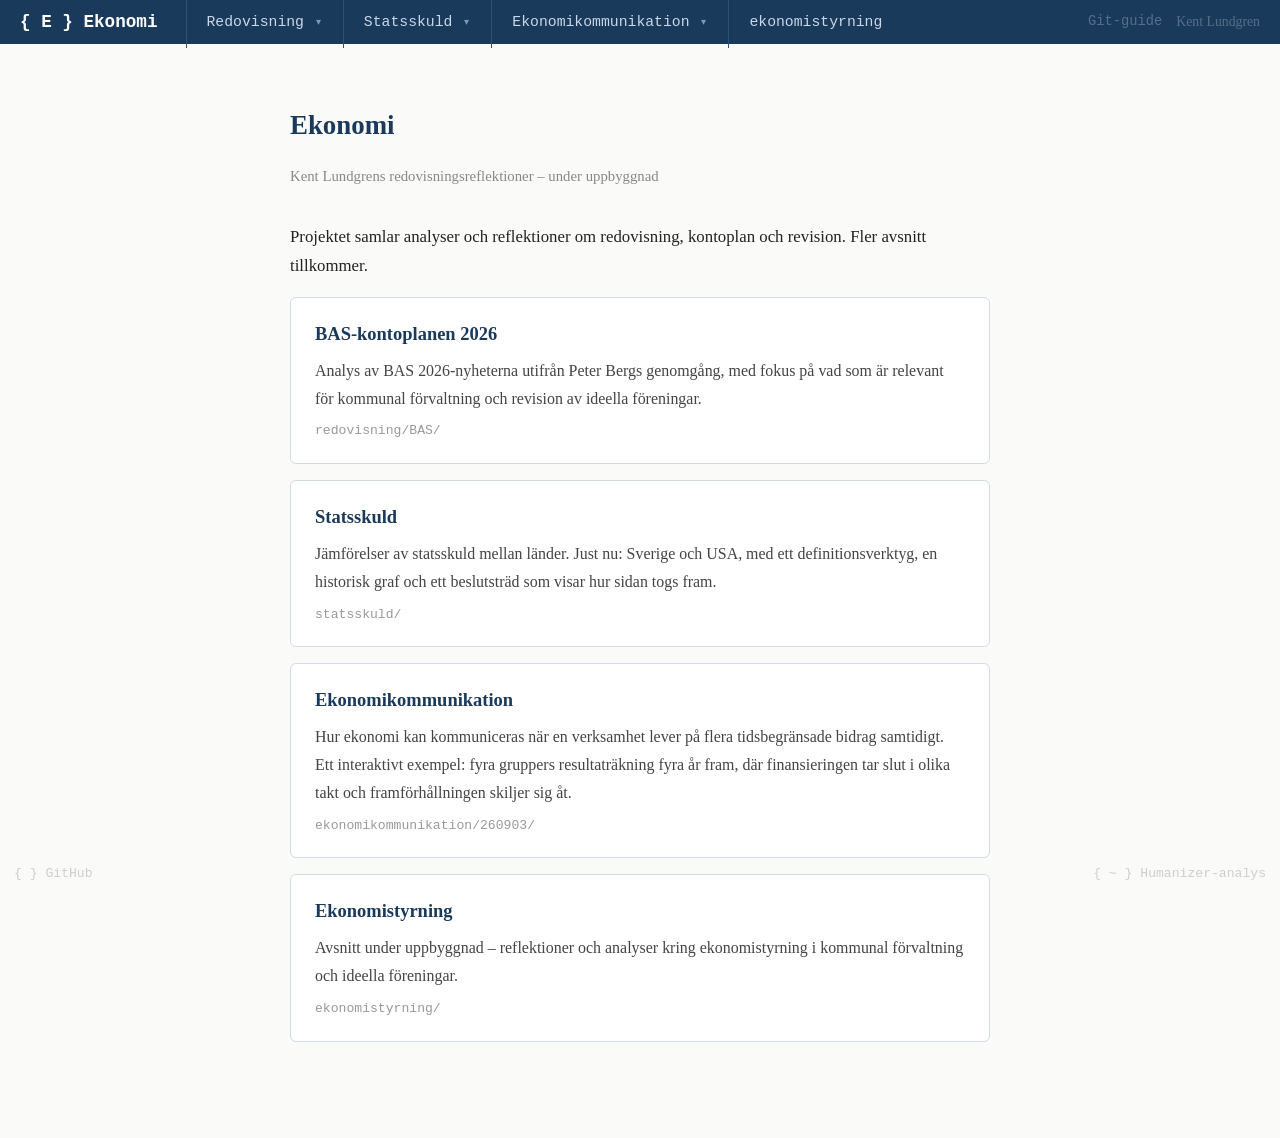
<file: index.html>
<!DOCTYPE html>
<html lang="sv">
<head>
  <meta charset="UTF-8" />
  <meta name="viewport" content="width=device-width, initial-scale=1.0" />
  <title>Ekonomi – Kent Lundgren</title>
  <style>
    body {
      font-family: Georgia, "Times New Roman", serif;
      font-size: 1.05em;
      line-height: 1.75;
      color: #222;
      background: #fafaf8;
      margin: 0;
      padding: 0;
    }
    .site-nav {
      display: flex;
      align-items: center;
      background: #1a3a5c;
      color: #fff;
      padding: 0 20px;
      height: 44px;
      gap: 8px;
      position: sticky;
      top: 0;
      z-index: 100;
    }
    .site-nav .nav-brand {
      font-family: "Courier New", monospace;
      font-weight: bold;
      font-size: 1.05em;
      color: #fff;
      text-decoration: none;
      margin-right: 16px;
      white-space: nowrap;
    }
    /* Navigeringsgrupp med dropdown */
    .nav-group {
      position: relative;
      border-left: 1px solid #2d5278;
      padding-left: 10px;
      margin-left: 4px;
    }
    .nav-group > a {
      color: #c8d8e8;
      text-decoration: none;
      padding: 4px 10px;
      border-radius: 4px;
      font-family: "Courier New", monospace;
      font-size: 0.88em;
      white-space: nowrap;
      transition: background 0.15s, color 0.15s;
      display: inline-block;
      line-height: 44px;
    }
    .nav-group > a:hover { color: #fff; }
    .nav-group > a .arrow {
      font-size: 0.7em;
      margin-left: 3px;
      opacity: 0.6;
      vertical-align: middle;
    }
    /* Dropdown – dold tills hover */
    .nav-dropdown {
      display: none;
      position: absolute;
      top: 100%;
      left: 0;
      background: #14304f;
      border: 1px solid #2d5278;
      border-top: none;
      border-radius: 0 0 6px 6px;
      min-width: 140px;
      z-index: 200;
      padding: 4px 0;
      box-shadow: 0 6px 16px rgba(0,0,0,0.25);
    }
    .nav-group:hover .nav-dropdown { display: block; }
    .nav-dropdown a {
      display: block;
      padding: 7px 16px;
      color: #9ab4cc;
      text-decoration: none;
      font-family: "Courier New", monospace;
      font-size: 0.84em;
      white-space: nowrap;
      transition: background 0.12s, color 0.12s;
    }
    .nav-dropdown a:hover { background: #1e4a7f; color: #fff; }
    .nav-dropdown a:last-child { border-radius: 0 0 5px 5px; }
    /* Högergrupp */
    .nav-right {
      display: flex;
      align-items: center;
      gap: 6px;
      margin-left: auto;
    }
    .nav-right a {
      color: #566e88;
      text-decoration: none;
      font-family: "Courier New", monospace;
      font-size: 0.82em;
      padding: 3px 8px;
      border-radius: 4px;
      white-space: nowrap;
    }
    .nav-right a:hover { color: #c8d8e8; }
    .container {
      max-width: 700px;
      margin: 0 auto;
      padding: 40px 24px 80px;
    }
    h1 { font-size: 1.6em; color: #1a3a5c; margin-bottom: 6px; }
    .meta { color: #888; font-size: 0.88em; margin-bottom: 32px; }
    .section-card {
      display: block;
      border: 1px solid #d0dce8;
      border-radius: 6px;
      padding: 20px 24px;
      margin: 16px 0;
      text-decoration: none;
      color: inherit;
      background: #fff;
      transition: border-color 0.15s, background 0.15s;
    }
    .section-card:hover { border-color: #1a6eb5; background: #f0f6ff; }
    .section-card h2 {
      font-size: 1.1em;
      color: #1a3a5c;
      margin: 0 0 6px;
    }
    .section-card p { margin: 0; font-size: 0.95em; color: #444; }
    .section-card .url-hint {
      font-family: "Courier New", monospace;
      font-size: 0.78em;
      color: #999;
      display: block;
      margin-top: 8px;
    }
    .placeholder {
      border: 1px dashed #ccc;
      border-radius: 6px;
      padding: 18px 24px;
      margin: 16px 0;
      color: #aaa;
      font-size: 0.92em;
    }
    .github-corner {
      position: fixed;
      bottom: 14px;
      left: 14px;
      font-family: "Courier New", monospace;
      font-size: 0.78em;
      color: #aaa;
      text-decoration: none;
      opacity: 0.55;
      transition: opacity 0.2s;
    }
    .github-corner:hover { opacity: 1; color: #1a3a5c; }
    /* Diskret knapp nere till höger – Humanizer-analys */
    .humanizer-corner {
      position: fixed;
      bottom: 14px;
      right: 14px;
      font-family: "Courier New", monospace;
      font-size: 0.78em;
      color: #aaa;
      text-decoration: none;
      opacity: 0.55;
      transition: opacity 0.2s;
    }
    .humanizer-corner:hover { opacity: 1; color: #1a3a5c; }
  </style>
</head>
<body>

<nav class="site-nav">
  <a class="nav-brand" href="index.html">{ E } Ekonomi</a>

  <!-- Redovisning med dropdown för undersidor -->
  <div class="nav-group">
    <a href="redovisning/index.html">Redovisning <span class="arrow">▾</span></a>
    <div class="nav-dropdown">
      <a href="redovisning/BAS/index.html">BAS 2026</a>
      <a href="redovisning/revision/index.html">Revision</a>
    </div>
  </div>

  <!-- Statsskuld med dropdown för länderjämförelser -->
  <div class="nav-group">
    <a href="statsskuld/index.html">Statsskuld <span class="arrow">▾</span></a>
    <div class="nav-dropdown">
      <a href="statsskuld/sverige_amerika/index.html">Sverige/USA</a>
    </div>
  </div>

  <!-- Ekonomikommunikation -->
  <div class="nav-group">
    <a href="ekonomikommunikation/260903/index.html">Ekonomikommunikation <span class="arrow">▾</span></a>
    <div class="nav-dropdown">
      <a href="ekonomikommunikation/260903/index.html">Anställa i tre år?</a>
    </div>
  </div>

  <!-- Ekonomistyrning (inga undersidor ännu) -->
  <div class="nav-group">
    <a href="ekonomistyrning/index.html">ekonomistyrning</a>
  </div>

  <div class="nav-right">
    <a href="rattgit.html">Git-guide</a>
    <span style="color:#566e88; font-size:0.82em;">Kent Lundgren</span>
  </div>
</nav>

<div class="container">
  <h1>Ekonomi</h1>
  <p class="meta">Kent Lundgrens redovisningsreflektioner – under uppbyggnad</p>

  <p>
    Projektet samlar analyser och reflektioner om redovisning, kontoplan
    och revision. Fler avsnitt tillkommer.
  </p>

  <a class="section-card" href="redovisning/BAS/index.html">
    <h2>BAS-kontoplanen 2026</h2>
    <p>
      Analys av BAS 2026-nyheterna utifrån Peter Bergs genomgång,
      med fokus på vad som är relevant för kommunal förvaltning
      och revision av ideella föreningar.
    </p>
    <span class="url-hint">redovisning/BAS/</span>
  </a>

  <a class="section-card" href="statsskuld/index.html">
    <h2>Statsskuld</h2>
    <p>
      Jämförelser av statsskuld mellan länder. Just nu: Sverige och USA,
      med ett definitionsverktyg, en historisk graf och ett beslutsträd
      som visar hur sidan togs fram.
    </p>
    <span class="url-hint">statsskuld/</span>
  </a>

  <a class="section-card" href="ekonomikommunikation/260903/index.html">
    <h2>Ekonomikommunikation</h2>
    <p>
      Hur ekonomi kan kommuniceras när en verksamhet lever på flera
      tidsbegränsade bidrag samtidigt. Ett interaktivt exempel: fyra
      gruppers resultaträkning fyra år fram, där finansieringen tar slut
      i olika takt och framförhållningen skiljer sig åt.
    </p>
    <span class="url-hint">ekonomikommunikation/260903/</span>
  </a>

  <a class="section-card" href="ekonomistyrning/index.html">
    <h2>Ekonomistyrning</h2>
    <p>
      Avsnitt under uppbyggnad – reflektioner och analyser kring
      ekonomistyrning i kommunal förvaltning och ideella föreningar.
    </p>
    <span class="url-hint">ekonomistyrning/</span>
  </a>

</div>

<a class="github-corner" href="https://github.com/kentlundgren/Ekonomi" target="_blank">{ } GitHub</a>
<a class="humanizer-corner" href="https://github.com/kentlundgren/Ekonomi/blob/main/skills/humanizer_ton/humanizer_bakgrund.md" target="_blank">{ ~ } Humanizer-analys</a>
</body>
</html>
</file>
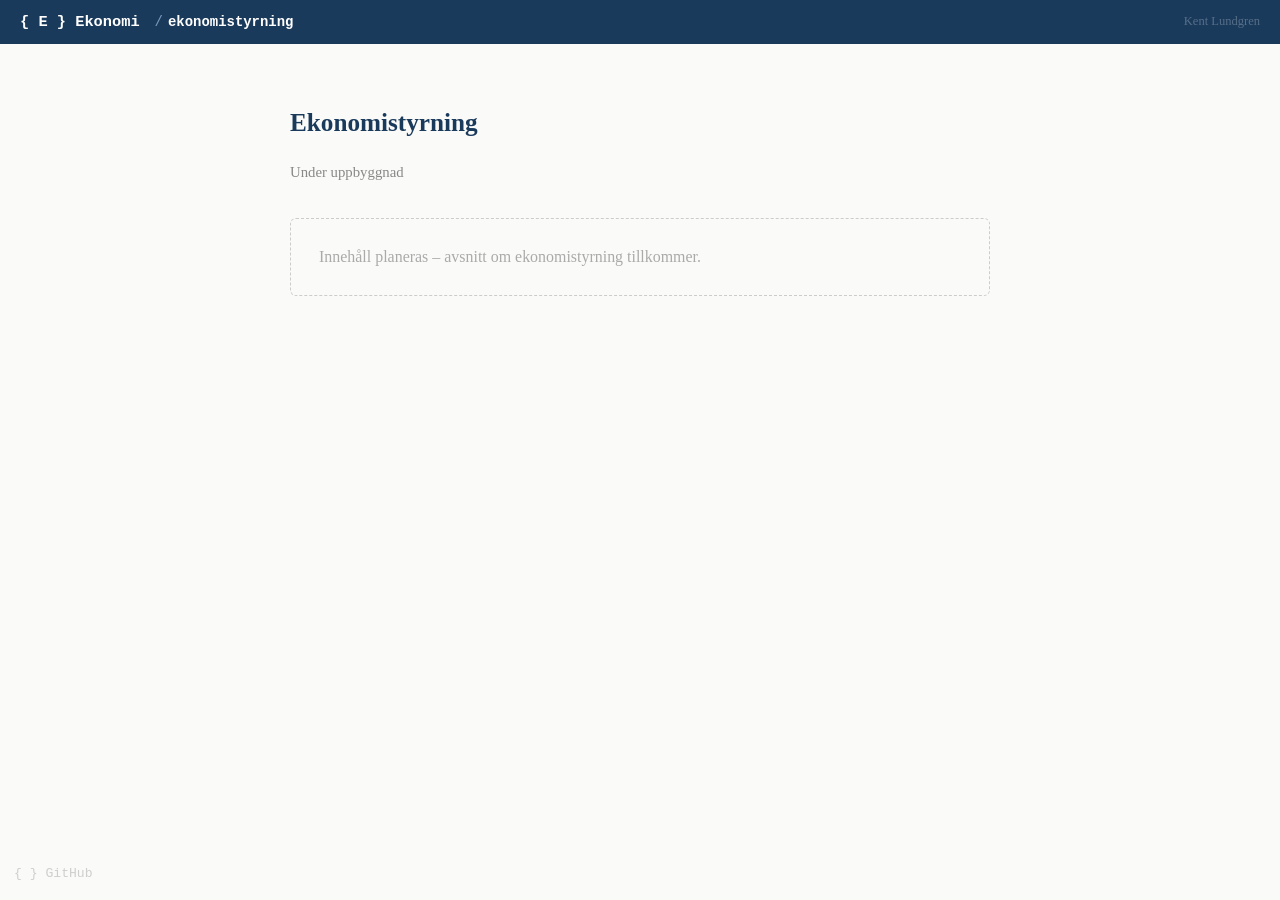
<file: ekonomistyrning/index.html>
<!DOCTYPE html>
<html lang="sv">
<head>
  <meta charset="UTF-8" />
  <meta name="viewport" content="width=device-width, initial-scale=1.0" />
  <title>Ekonomistyrning – Ekonomi</title>
  <style>
    body {
      font-family: Georgia, "Times New Roman", serif;
      font-size: 1.05em;
      line-height: 1.75;
      color: #222;
      background: #fafaf8;
      margin: 0;
      padding: 0;
    }
    .site-nav {
      display: flex;
      align-items: center;
      background: #1a3a5c;
      color: #fff;
      padding: 0 20px;
      height: 44px;
      font-size: 0.83em;
      position: sticky;
      top: 0;
      z-index: 100;
      gap: 0;
      flex-wrap: wrap;
    }
    .site-nav .nav-brand {
      font-family: "Courier New", monospace;
      font-weight: bold;
      font-size: 1.1em;
      color: #fff;
      text-decoration: none;
      margin-right: 10px;
      white-space: nowrap;
    }
    .nav-sep { color: #7a9bbf; margin: 0 5px; font-family: "Courier New", monospace; }
    .nav-crumb { color: #9ab4cc; text-decoration: none; font-family: "Courier New", monospace; white-space: nowrap; }
    .nav-crumb:hover { color: #fff; }
    .nav-crumb.active { color: #fff; font-weight: 600; }
    .nav-author { color: #566e88; font-size: 0.9em; white-space: nowrap; margin-left: auto; }

    .container {
      max-width: 700px;
      margin: 0 auto;
      padding: 40px 24px 80px;
    }
    h1 { font-size: 1.5em; color: #1a3a5c; margin-bottom: 4px; }
    .meta { color: #888; font-size: 0.88em; margin-bottom: 32px; }
    .placeholder {
      border: 1px dashed #ccc;
      border-radius: 6px;
      padding: 24px 28px;
      margin: 16px 0;
      color: #aaa;
      font-size: 0.95em;
    }
    .github-corner {
      position: fixed;
      bottom: 14px;
      left: 14px;
      font-family: "Courier New", monospace;
      font-size: 0.78em;
      color: #aaa;
      text-decoration: none;
      opacity: 0.55;
      transition: opacity 0.2s;
    }
    .github-corner:hover { opacity: 1; color: #1a3a5c; }
  </style>
</head>
<body>

<nav class="site-nav">
  <a class="nav-brand" href="../index.html">{ E } Ekonomi</a>
  <span class="nav-sep">/</span>
  <span class="nav-crumb active">ekonomistyrning</span>
  <span class="nav-author">Kent Lundgren</span>
</nav>

<div class="container">
  <h1>Ekonomistyrning</h1>
  <p class="meta">Under uppbyggnad</p>

  <div class="placeholder">
    Innehåll planeras – avsnitt om ekonomistyrning tillkommer.
  </div>
</div>

<a class="github-corner" href="https://github.com/kentlundgren/Ekonomi" target="_blank">{ } GitHub</a>
</body>
</html>
</file>
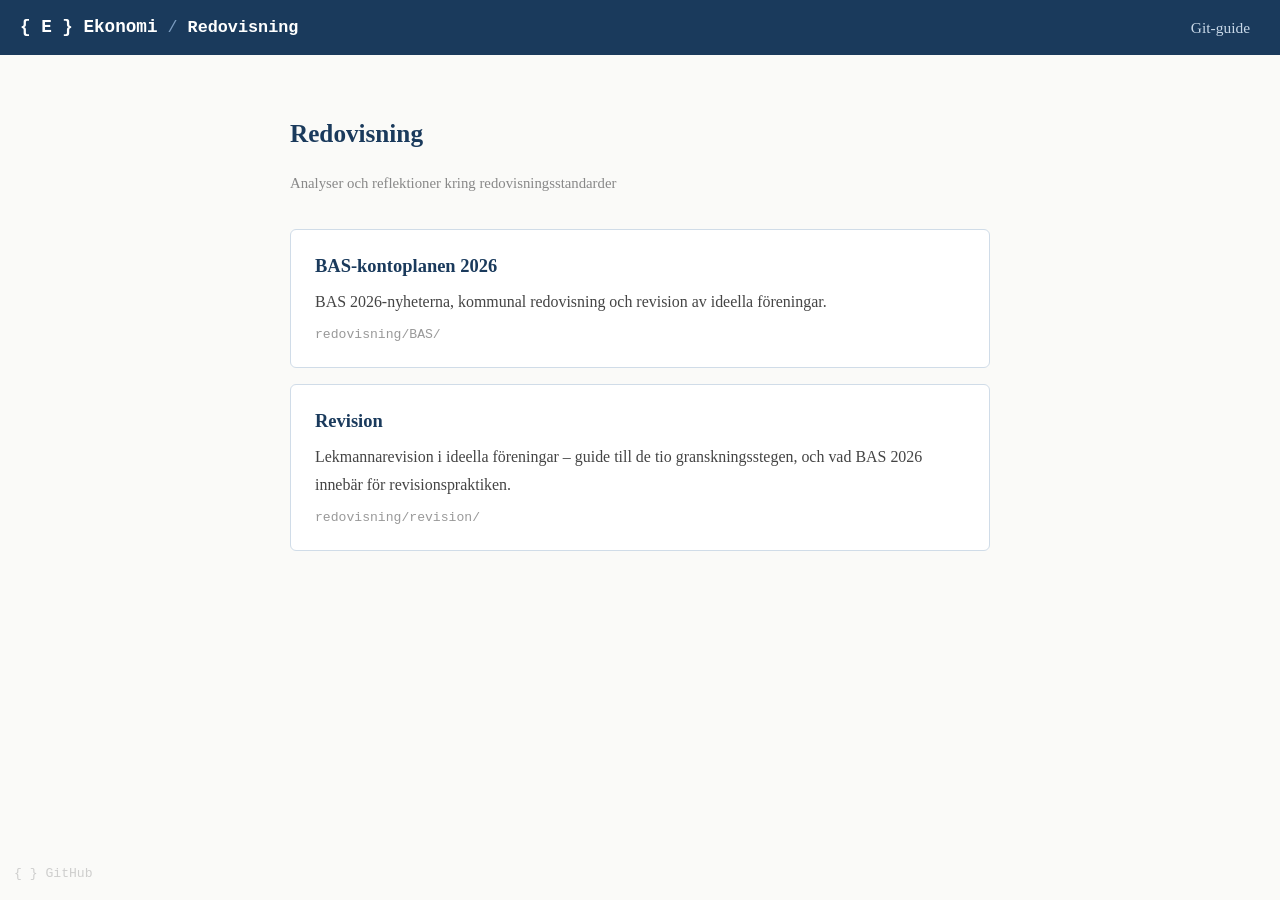
<file: redovisning/index.html>
<!DOCTYPE html>
<html lang="sv">
<head>
  <meta charset="UTF-8" />
  <meta name="viewport" content="width=device-width, initial-scale=1.0" />
  <title>Redovisning – Ekonomi</title>
  <style>
    body {
      font-family: Georgia, "Times New Roman", serif;
      font-size: 1.05em;
      line-height: 1.75;
      color: #222;
      background: #fafaf8;
      margin: 0;
      padding: 0;
    }
    .site-nav {
      display: flex;
      align-items: center;
      background: #1a3a5c;
      color: #fff;
      padding: 10px 20px;
      gap: 4px;
      flex-wrap: wrap;
    }
    .site-nav .nav-brand {
      font-family: "Courier New", monospace;
      font-weight: bold;
      font-size: 1.05em;
      color: #fff;
      text-decoration: none;
    }
    .nav-sep { color: #7a9bbf; margin: 0 6px; font-family: "Courier New", monospace; }
    .nav-crumb {
      color: #c8d8e8;
      text-decoration: none;
      font-family: "Courier New", monospace;
      font-size: 1em;
    }
    .nav-crumb:hover { color: #fff; }
    .nav-crumb.active { color: #fff; font-weight: 600; }
    .nav-links { display: flex; gap: 6px; margin-left: auto; flex-wrap: wrap; }
    .nav-links a {
      color: #c8d8e8;
      text-decoration: none;
      padding: 4px 10px;
      border-radius: 4px;
      font-size: 0.92em;
      white-space: nowrap;
    }
    .nav-links a:hover { background: #1e3a5f; color: #fff; }
    .container {
      max-width: 700px;
      margin: 0 auto;
      padding: 40px 24px 80px;
    }
    h1 { font-size: 1.5em; color: #1a3a5c; margin-bottom: 6px; }
    .meta { color: #888; font-size: 0.88em; margin-bottom: 32px; }
    .section-card {
      display: block;
      border: 1px solid #d0dce8;
      border-radius: 6px;
      padding: 20px 24px;
      margin: 16px 0;
      text-decoration: none;
      color: inherit;
      background: #fff;
      transition: border-color 0.15s, background 0.15s;
    }
    .section-card:hover { border-color: #1a6eb5; background: #f0f6ff; }
    .section-card h2 { font-size: 1.1em; color: #1a3a5c; margin: 0 0 6px; }
    .section-card p { margin: 0; font-size: 0.95em; color: #444; }
    .section-card .url-hint {
      font-family: "Courier New", monospace;
      font-size: 0.78em;
      color: #999;
      display: block;
      margin-top: 8px;
    }
    .placeholder {
      border: 1px dashed #ccc;
      border-radius: 6px;
      padding: 18px 24px;
      margin: 16px 0;
      color: #aaa;
      font-size: 0.92em;
    }
    .github-corner {
      position: fixed;
      bottom: 14px;
      left: 14px;
      font-family: "Courier New", monospace;
      font-size: 0.78em;
      color: #aaa;
      text-decoration: none;
      opacity: 0.55;
      transition: opacity 0.2s;
    }
    .github-corner:hover { opacity: 1; color: #1a3a5c; }
  </style>
</head>
<body>

<nav class="site-nav">
  <a class="nav-brand" href="../index.html">{ E } Ekonomi</a>
  <span class="nav-sep">/</span>
  <span class="nav-crumb active">Redovisning</span>
  <div class="nav-links">
    <a href="../rattgit.html">Git-guide</a>
  </div>
</nav>

<div class="container">
  <h1>Redovisning</h1>
  <p class="meta">Analyser och reflektioner kring redovisningsstandarder</p>

  <a class="section-card" href="BAS/index.html">
    <h2>BAS-kontoplanen 2026</h2>
    <p>
      BAS 2026-nyheterna, kommunal redovisning och revision av ideella
      föreningar.
    </p>
    <span class="url-hint">redovisning/BAS/</span>
  </a>

  <a class="section-card" href="revision/index.html">
    <h2>Revision</h2>
    <p>
      Lekmannarevision i ideella föreningar – guide till de tio
      granskningsstegen, och vad BAS 2026 innebär för revisionspraktiken.
    </p>
    <span class="url-hint">redovisning/revision/</span>
  </a>
</div>

<a class="github-corner" href="https://github.com/kentlundgren/Ekonomi" target="_blank">{ } GitHub</a>
</body>
</html>
</file>
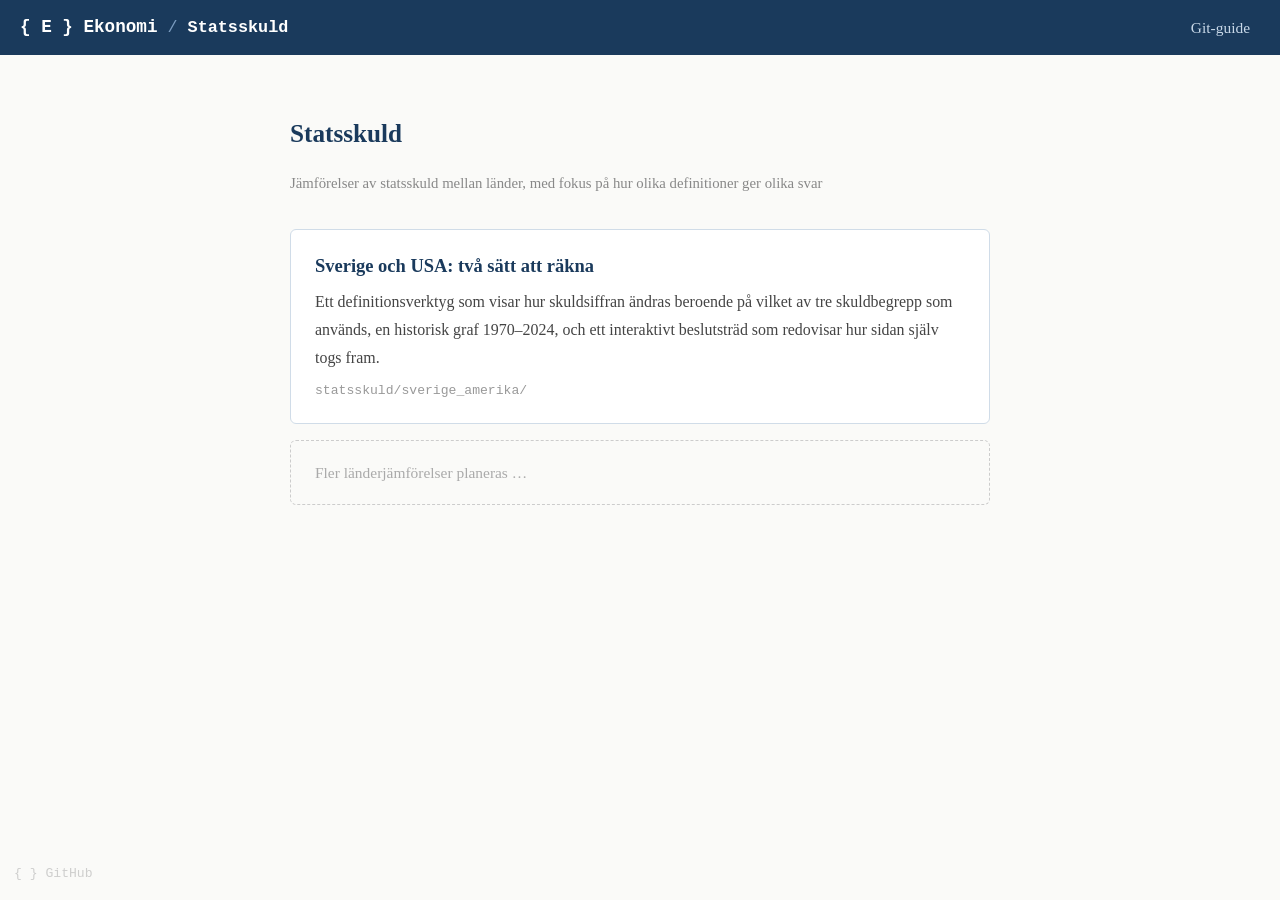
<file: statsskuld/index.html>
<!DOCTYPE html>
<html lang="sv">
<head>
  <meta charset="UTF-8" />
  <meta name="viewport" content="width=device-width, initial-scale=1.0" />
  <title>Statsskuld – Ekonomi</title>
  <style>
    body {
      font-family: Georgia, "Times New Roman", serif;
      font-size: 1.05em;
      line-height: 1.75;
      color: #222;
      background: #fafaf8;
      margin: 0;
      padding: 0;
    }
    .site-nav {
      display: flex;
      align-items: center;
      background: #1a3a5c;
      color: #fff;
      padding: 10px 20px;
      gap: 4px;
      flex-wrap: wrap;
    }
    .site-nav .nav-brand {
      font-family: "Courier New", monospace;
      font-weight: bold;
      font-size: 1.05em;
      color: #fff;
      text-decoration: none;
    }
    .nav-sep { color: #7a9bbf; margin: 0 6px; font-family: "Courier New", monospace; }
    .nav-crumb {
      color: #c8d8e8;
      text-decoration: none;
      font-family: "Courier New", monospace;
      font-size: 1em;
    }
    .nav-crumb:hover { color: #fff; }
    .nav-crumb.active { color: #fff; font-weight: 600; }
    .nav-links { display: flex; gap: 6px; margin-left: auto; flex-wrap: wrap; }
    .nav-links a {
      color: #c8d8e8;
      text-decoration: none;
      padding: 4px 10px;
      border-radius: 4px;
      font-size: 0.92em;
      white-space: nowrap;
    }
    .nav-links a:hover { background: #1e3a5f; color: #fff; }
    .container {
      max-width: 700px;
      margin: 0 auto;
      padding: 40px 24px 80px;
    }
    h1 { font-size: 1.5em; color: #1a3a5c; margin-bottom: 6px; }
    .meta { color: #888; font-size: 0.88em; margin-bottom: 32px; }
    .section-card {
      display: block;
      border: 1px solid #d0dce8;
      border-radius: 6px;
      padding: 20px 24px;
      margin: 16px 0;
      text-decoration: none;
      color: inherit;
      background: #fff;
      transition: border-color 0.15s, background 0.15s;
    }
    .section-card:hover { border-color: #1a6eb5; background: #f0f6ff; }
    .section-card h2 { font-size: 1.1em; color: #1a3a5c; margin: 0 0 6px; }
    .section-card p { margin: 0; font-size: 0.95em; color: #444; }
    .section-card .url-hint {
      font-family: "Courier New", monospace;
      font-size: 0.78em;
      color: #999;
      display: block;
      margin-top: 8px;
    }
    .placeholder {
      border: 1px dashed #ccc;
      border-radius: 6px;
      padding: 18px 24px;
      margin: 16px 0;
      color: #aaa;
      font-size: 0.92em;
    }
    .github-corner {
      position: fixed;
      bottom: 14px;
      left: 14px;
      font-family: "Courier New", monospace;
      font-size: 0.78em;
      color: #aaa;
      text-decoration: none;
      opacity: 0.55;
      transition: opacity 0.2s;
    }
    .github-corner:hover { opacity: 1; color: #1a3a5c; }
  </style>
</head>
<body>

<nav class="site-nav">
  <a class="nav-brand" href="../index.html">{ E } Ekonomi</a>
  <span class="nav-sep">/</span>
  <span class="nav-crumb active">Statsskuld</span>
  <div class="nav-links">
    <a href="../rattgit.html">Git-guide</a>
  </div>
</nav>

<div class="container">
  <h1>Statsskuld</h1>
  <p class="meta">Jämförelser av statsskuld mellan länder, med fokus på hur olika definitioner ger olika svar</p>

  <a class="section-card" href="sverige_amerika/index.html">
    <h2>Sverige och USA: två sätt att räkna</h2>
    <p>
      Ett definitionsverktyg som visar hur skuldsiffran ändras beroende på vilket av
      tre skuldbegrepp som används, en historisk graf 1970–2024, och ett interaktivt
      beslutsträd som redovisar hur sidan själv togs fram.
    </p>
    <span class="url-hint">statsskuld/sverige_amerika/</span>
  </a>

  <div class="placeholder">
    Fler länderjämförelser planeras …
  </div>
</div>

<a class="github-corner" href="https://github.com/kentlundgren/Ekonomi" target="_blank">{ } GitHub</a>
</body>
</html>
</file>
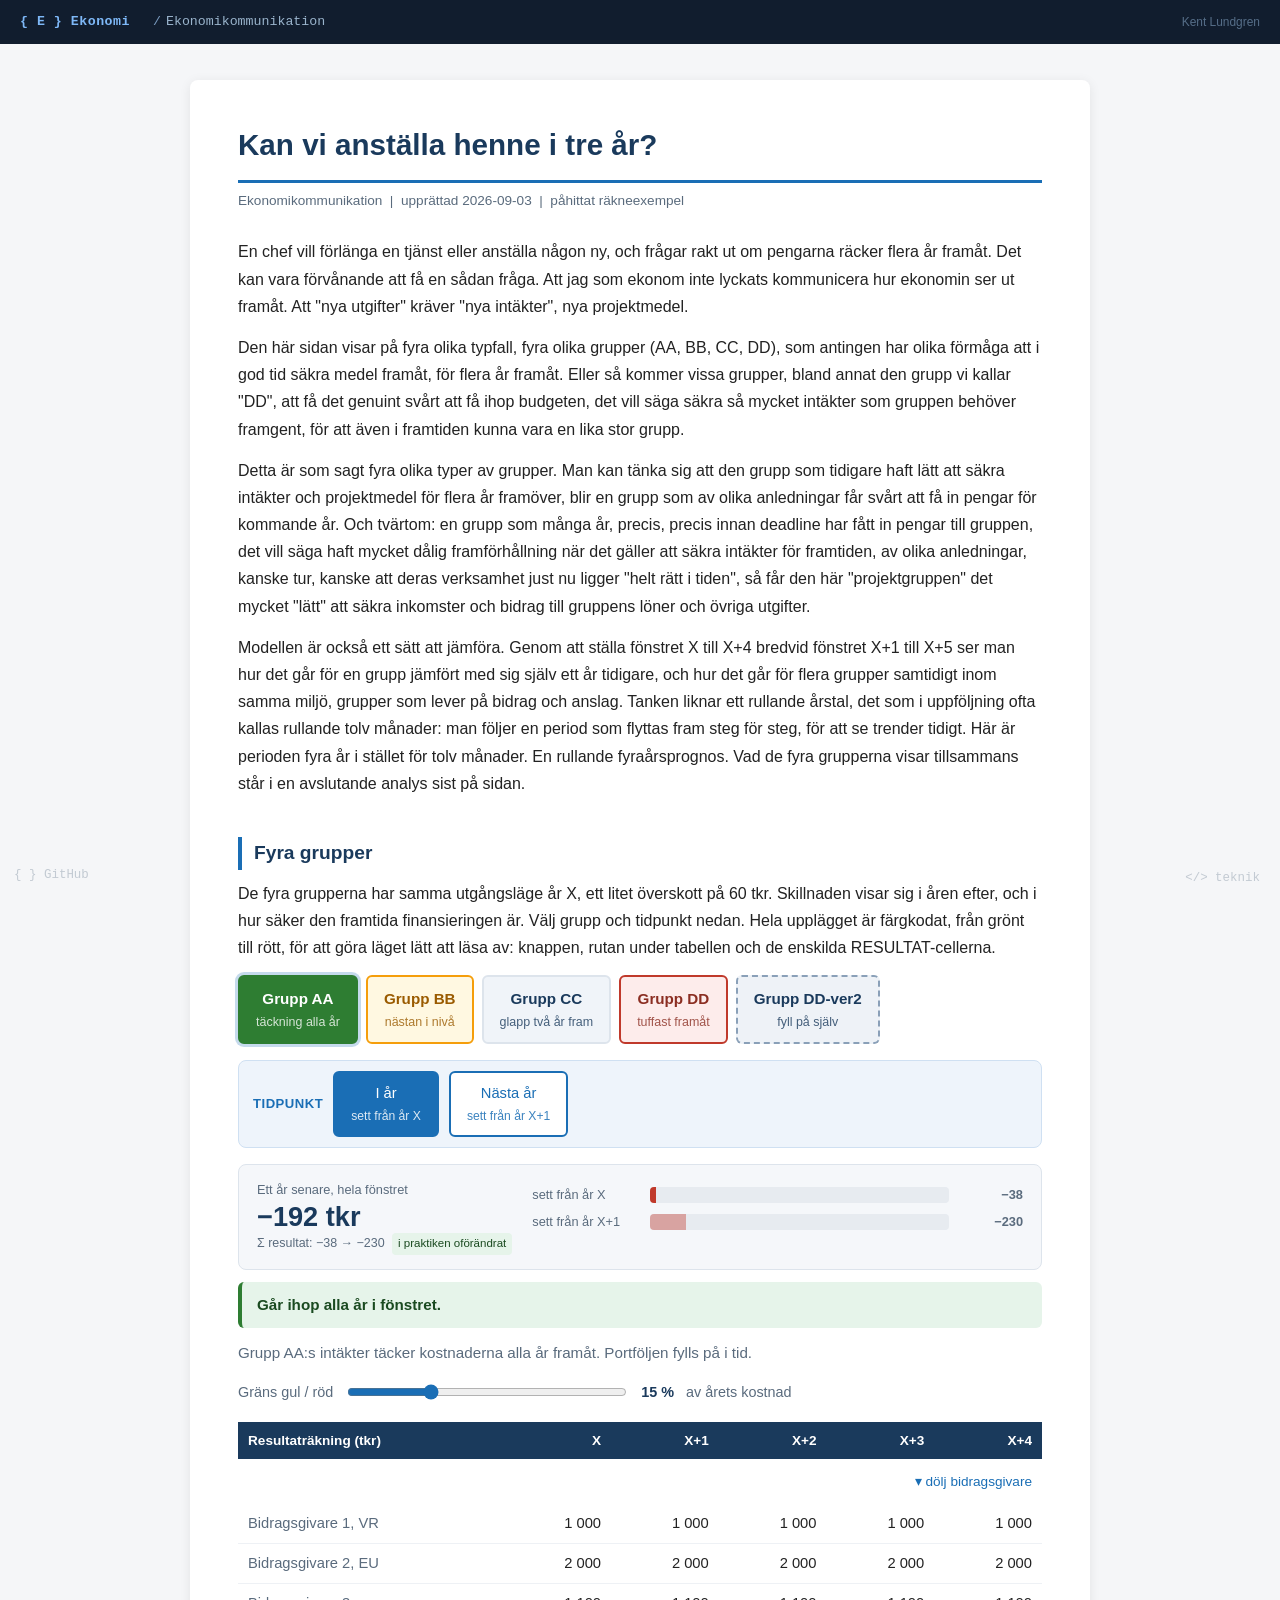
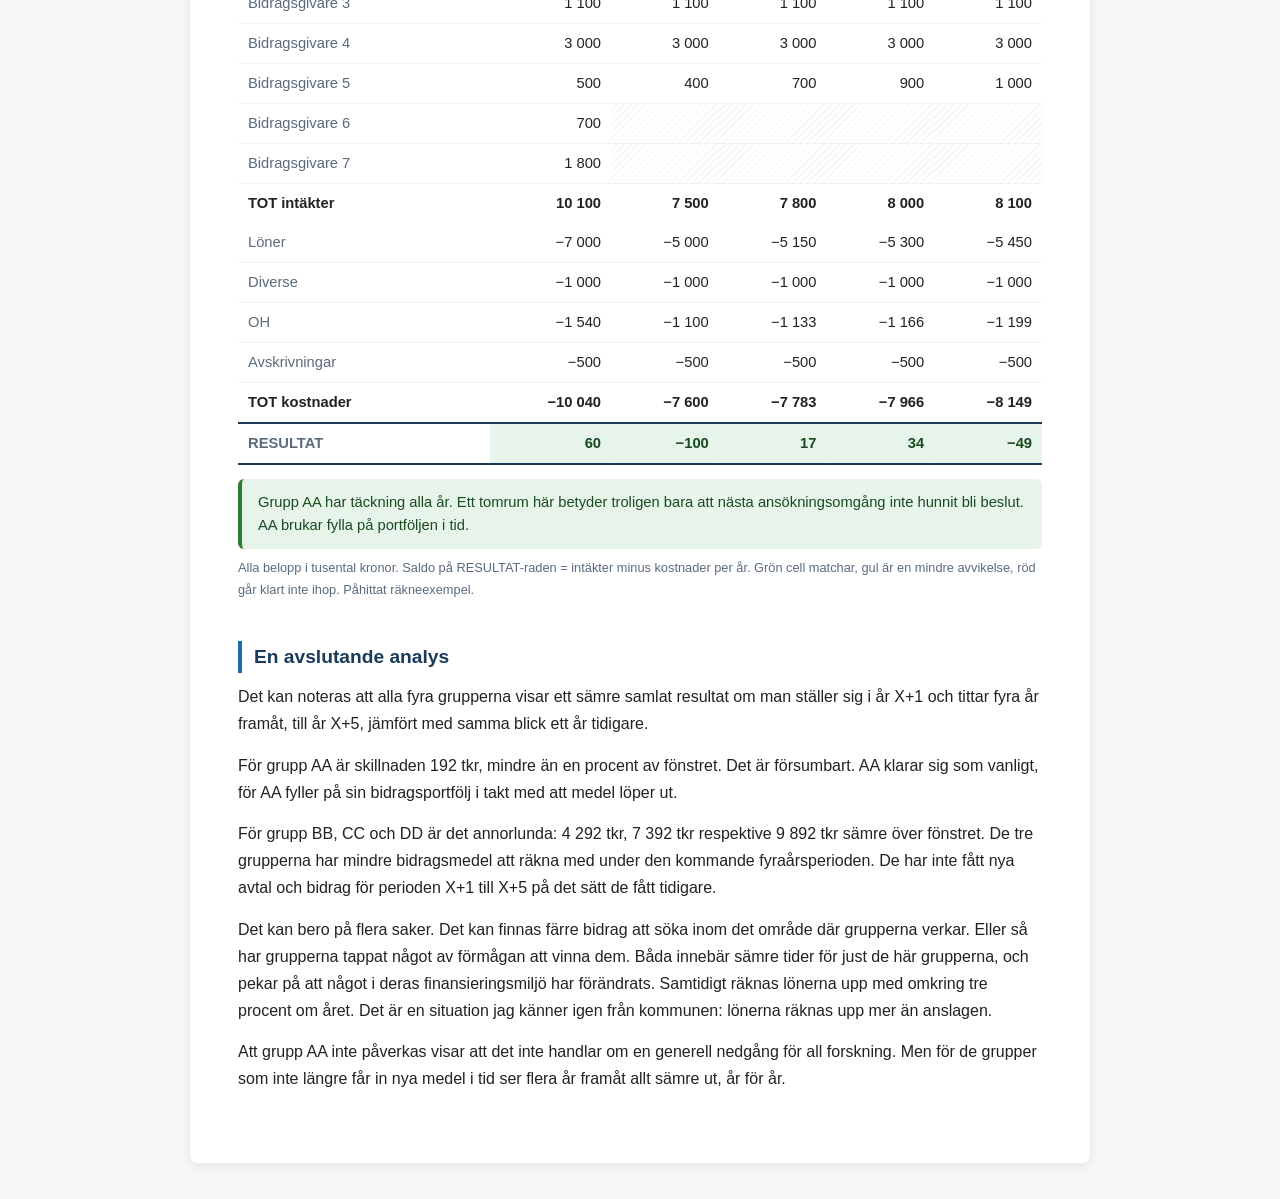
<file: ekonomikommunikation/260903/index.html>
<!DOCTYPE html>
<html lang="sv">
<head>
  <meta charset="UTF-8" />
  <meta name="viewport" content="width=device-width, initial-scale=1.0" />
  <title>Kan vi anställa henne i tre år? – fyra grupper, fyra år fram</title>
  <link rel="stylesheet" href="styles.css" />
</head>
<body>

<nav class="site-nav">
  <a class="nav-brand" href="../../index.html">{ E } Ekonomi</a>
  <span class="nav-sep">/</span>
  <a class="nav-crumb" href="../../index.html">Ekonomikommunikation</a>
  <span class="nav-author">Kent Lundgren</span>
</nav>

<div class="container">

  <h1>Kan vi anställa henne i tre år?</h1>
  <p class="meta">Ekonomikommunikation &nbsp;|&nbsp; upprättad 2026-09-03 &nbsp;|&nbsp; påhittat räkneexempel</p>

  <p>
    En chef vill förlänga en tjänst eller anställa någon ny, och frågar rakt ut
    om pengarna räcker flera år framåt. Det kan vara förvånande att få en sådan
    fråga. Att jag som ekonom inte lyckats kommunicera hur ekonomin ser ut
    framåt. Att "nya utgifter" kräver "nya intäkter", nya projektmedel.
  </p>
  <p>
    Den här sidan visar på fyra olika typfall, fyra olika grupper (AA, BB, CC, DD), som antingen
    har olika förmåga att i god tid säkra medel framåt, för flera år framåt.
    Eller så kommer vissa grupper, bland annat den grupp vi kallar "DD", att få
    det genuint svårt att få ihop budgeten, det vill säga säkra så mycket
    intäkter som gruppen behöver framgent, för att även i framtiden kunna vara
    en lika stor grupp.
  </p>
  <p>
    Detta är som sagt fyra olika typer av grupper. Man kan tänka sig att den
    grupp som tidigare haft lätt att säkra intäkter och projektmedel för flera
    år framöver, blir en grupp som av olika anledningar får svårt att få in
    pengar för kommande år. Och tvärtom: en grupp som många år, precis, precis
    innan deadline har fått in pengar till gruppen, det vill säga haft mycket
    dålig framförhållning när det gäller att säkra intäkter för framtiden, av
    olika anledningar, kanske tur, kanske att deras verksamhet just nu ligger
    "helt rätt i tiden", så får den här "projektgruppen" det mycket "lätt" att
    säkra inkomster och bidrag till gruppens löner och övriga utgifter.
  </p>
  <p>
    Modellen är också ett sätt att jämföra. Genom att ställa fönstret X till
    X+4 bredvid fönstret X+1 till X+5 ser man hur det går för en grupp jämfört
    med sig själv ett år tidigare, och hur det går för flera grupper samtidigt
    inom samma miljö, grupper som lever på bidrag och anslag. Tanken liknar ett
    rullande årstal, det som i uppföljning ofta kallas rullande tolv månader:
    man följer en period som flyttas fram steg för steg, för att se trender
    tidigt. Här är perioden fyra år i stället för tolv månader. En rullande
    fyraårsprognos. Vad de fyra grupperna visar tillsammans står i en
    avslutande analys sist på sidan.
  </p>

  <h2>Fyra grupper</h2>
  <p>
    De fyra grupperna har samma utgångsläge år X, ett litet överskott på
    60 tkr. Skillnaden visar sig i åren efter, och i hur säker den framtida
    finansieringen är. Välj grupp och tidpunkt nedan. Hela upplägget är
    färgkodat, från grönt till rött, för att göra läget lätt att läsa av:
    knappen, rutan under tabellen och de enskilda RESULTAT-cellerna.
  </p>

  <div class="fall-rad" id="fallRad" role="group" aria-label="Välj grupp">
    <button type="button" class="fall-btn vald" data-fall="A">Grupp AA<small>täckning alla år</small></button>
    <button type="button" class="fall-btn" data-fall="B">Grupp BB<small>nästan i nivå</small></button>
    <button type="button" class="fall-btn" data-fall="C">Grupp CC<small>glapp två år fram</small></button>
    <button type="button" class="fall-btn" data-fall="D">Grupp DD<small>tuffast framåt</small></button>
    <button type="button" class="fall-btn fall-btn-red" data-fall="Dver2">Grupp DD-ver2<small>fyll på själv</small></button>
  </div>

  <div class="tid-rad" id="tidRad" role="group" aria-label="Välj tidpunkt">
    <span class="tid-label">Tidpunkt</span>
    <button type="button" class="tid-btn vald" data-tid="fromX">I år<small>sett från år X</small></button>
    <button type="button" class="tid-btn" data-tid="fromX1">Nästa år<small>sett från år X+1</small></button>
  </div>

  <div class="eas-kort" id="kortEas"></div>

  <div class="banner" id="banner"></div>

  <p class="notrad" id="notrad"></p>

  <div class="troskel">
    <label for="troskelReglage">Gräns gul&nbsp;/&nbsp;röd</label>
    <input type="range" id="troskelReglage" min="5" max="40" step="1" value="15" />
    <span class="troskel-val" id="troskelVal">15&nbsp;%</span>
    <span>av årets kostnad</span>
  </div>

  <div class="rr-wrap">
    <table class="rr" id="rrTabell">
      <thead id="rrHead"></thead>
      <tbody id="rrBody"></tbody>
    </table>
  </div>

  <div class="dver2-verktyg" id="dver2Verktyg" hidden>
    <button type="button" id="laggTillIntakt">+ lägg till egen intäkt</button>
    <button type="button" id="aterstallD">Återställ till Fall D</button>
  </div>

  <p class="paminnelse" id="paminnelse" hidden></p>

  <div class="fragruta" id="fragruta"></div>

  <p class="tabell-not">
    Alla belopp i tusental kronor. Saldo på RESULTAT-raden = intäkter minus
    kostnader per år. Grön cell matchar, gul är en mindre avvikelse, röd går
    klart inte ihop. Påhittat räkneexempel.
  </p>

  <h2>En avslutande analys</h2>
  <p>
    Det kan noteras att alla fyra grupperna visar ett sämre samlat resultat om
    man ställer sig i år X+1 och tittar fyra år framåt, till år X+5, jämfört
    med samma blick ett år tidigare.
  </p>
  <p>
    För grupp AA är skillnaden 192 tkr, mindre än en procent av fönstret. Det
    är försumbart. AA klarar sig som vanligt, för AA fyller på sin
    bidragsportfölj i takt med att medel löper ut.
  </p>
  <p>
    För grupp BB, CC och DD är det annorlunda: 4 292 tkr, 7 392 tkr respektive
    9 892 tkr sämre över fönstret. De tre grupperna har mindre bidragsmedel
    att räkna med under den kommande fyraårsperioden. De har inte fått nya
    avtal och bidrag för perioden X+1 till X+5 på det sätt de fått tidigare.
  </p>
  <p>
    Det kan bero på flera saker. Det kan finnas färre bidrag att söka inom det
    område där grupperna verkar. Eller så har grupperna tappat något av
    förmågan att vinna dem. Båda innebär sämre tider för just de här grupperna,
    och pekar på att något i deras finansieringsmiljö har förändrats. Samtidigt
    räknas lönerna upp med omkring tre procent om året. Det är en situation jag
    känner igen från kommunen: lönerna räknas upp mer än anslagen.
  </p>
  <p>
    Att grupp AA inte påverkas visar att det inte handlar om en generell
    nedgång för all forskning. Men för de grupper som inte längre får in nya
    medel i tid ser flera år framåt allt sämre ut, år för år.
  </p>

</div>

<div class="celltip" id="celltip" hidden></div>

<a class="corner corner-left" href="https://github.com/kentlundgren/Ekonomi/tree/main/ekonomikommunikation/260903" target="_blank" rel="noopener">{ } GitHub</a>
<button type="button" class="corner corner-right" id="techBtn" aria-label="Tekniköversikt">&lt;/&gt; teknik</button>

<div class="modal-overlay" id="techOverlay">
  <div class="modal" role="dialog" aria-modal="true" aria-labelledby="techRubrik">
    <button type="button" class="modal-close" id="techClose" aria-label="Stäng">&times;</button>
    <h2 id="techRubrik">Hur den här sidan är byggd</h2>
    <p class="modal-intro">
      Sidan är ett fritidsprojekt, byggt tillsammans med Claude. Här är de
      tekniska valen och hur den togs fram.
    </p>

    <h3 class="tech-avsnitt">Tekniken</h3>
    <div class="tech-grid">
      <div class="tech-card">
        <h4>Ingen server, ingen data ut</h4>
        <p>Allt räknas i webbläsaren. Ren HTML, CSS och JavaScript, inga externa bibliotek. Inget du skriver in lämnar din dator.</p>
      </div>
      <div class="tech-card">
        <h4>Åtta fasta resultaträkningar</h4>
        <p>Fyra typfall gånger två tidsögonblick. Taldata ligger i app.js och är kontrollräknad mot ett kalkylark.</p>
      </div>
      <div class="tech-card">
        <h4>Färg av kvot, inte gissning</h4>
        <p>Varje negativt årsresultat jämförs med samma års kostnad. Gränsen mellan gult och rött är ett reglage, förval 15 procent.</p>
      </div>
      <div class="tech-card">
        <h4>Tre filer, inget byggsteg</h4>
        <p>index.html, styles.css och app.js. Öppnas direkt i en webbläsare. Samma marinblå tema som resten av Ekonomi-sajten.</p>
      </div>
    </div>

    <h3 class="tech-avsnitt">Metoden</h3>
    <div class="tech-grid">
      <div class="tech-card">
        <h4>PRD och SPEC före kod</h4>
        <p>Planeringen ligger i PRD.md och SPEC.md i samma mapp, med en daterad beslutslogg. Koden skrevs först när specen var låst.</p>
      </div>
      <div class="tech-card">
        <h4>Itererad skiss</h4>
        <p>Flera varv inline-skisser i dialogen innan filerna skrevs. Typfallen, tidsdynamiken och färgtrappan växte fram steg för steg.</p>
      </div>
      <div class="tech-card">
        <h4>Kents ord styrde</h4>
        <p>"Jag vill bara få in dynamik i modellen, att man ska kunna se varje typfall under två tidsögonblick." Sidan är byggd runt den meningen.</p>
      </div>
      <div class="tech-card">
        <h4>Bra AI kräver bra indata</h4>
        <p>Resultatet hänger på bra prompter, bra kontext och en bra harness. Verktyget gör inte jobbet av sig självt.</p>
      </div>
    </div>

    <h3 class="tech-avsnitt">Öppna avvikelser</h3>
    <div class="tech-grid">
      <div class="tech-card">
        <h4>EU:s hoppår i Fall C</h4>
        <p>Sett från X+1 saknar EU-bidraget år X+4 men finns åter X+5. Behållet som exempel på bidrag som förnyas med glapp. Se PRD avsnitt 11.</p>
      </div>
      <div class="tech-card">
        <h4>Staplade rader</h4>
        <p>Att visa de två RESULTAT-raderna på varandra är en möjlighet som inte är låst. Se PRD avsnitt 11.</p>
      </div>
    </div>
  </div>
</div>

<script src="app.js"></script>
</body>
</html>
</file>
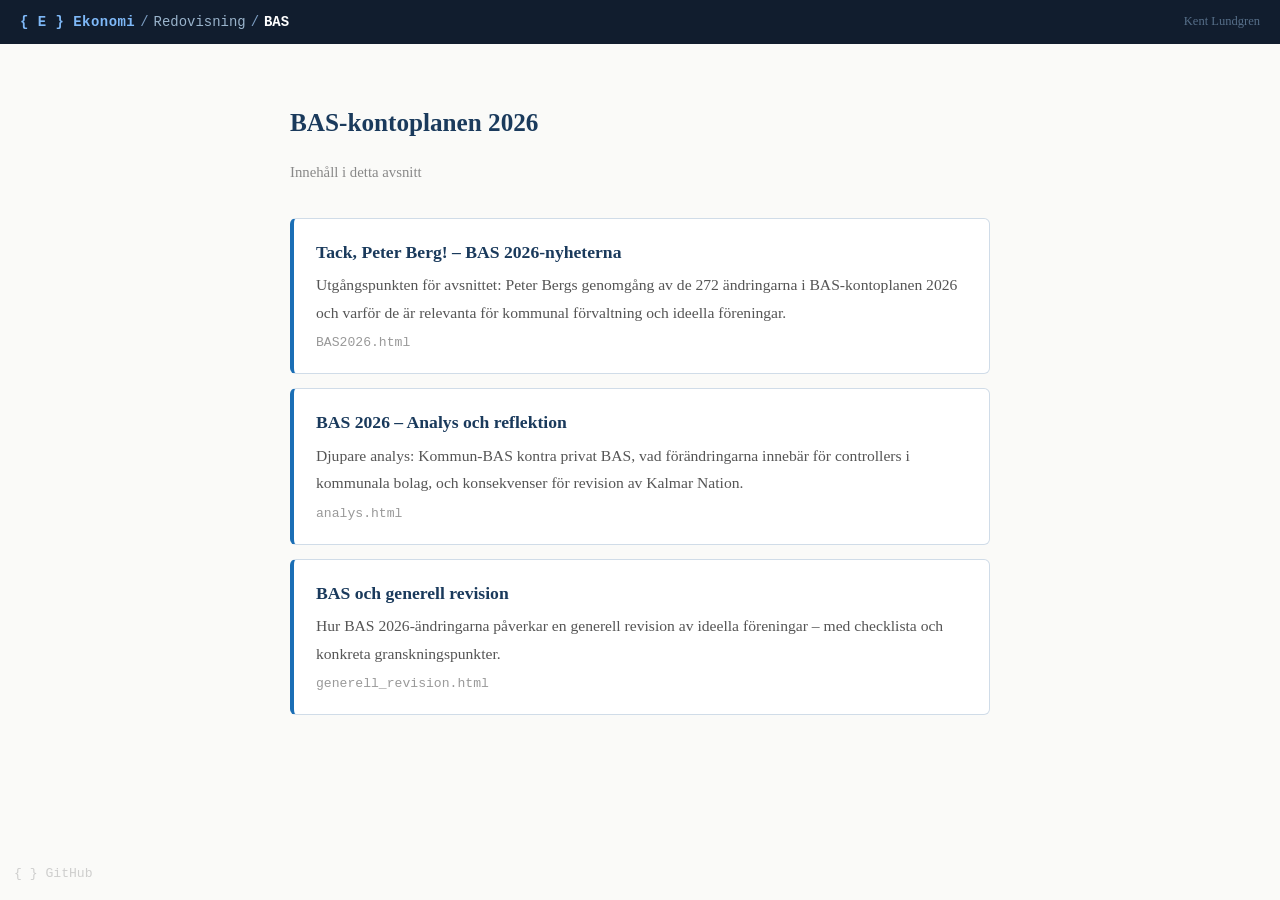
<file: redovisning/BAS/index.html>
<!DOCTYPE html>
<html lang="sv">
<head>
  <meta charset="UTF-8" />
  <meta name="viewport" content="width=device-width, initial-scale=1.0" />
  <title>BAS – Ekonomi</title>
  <style>
    body {
      font-family: Georgia, "Times New Roman", serif;
      font-size: 1.05em;
      line-height: 1.75;
      color: #222;
      background: #fafaf8;
      margin: 0;
      padding: 0;
    }
    .site-nav {
      display: flex;
      align-items: center;
      background: #111d2e;
      color: #fff;
      padding: 0 20px;
      height: 44px;
      font-size: 0.83em;
      position: sticky;
      top: 0;
      z-index: 100;
      gap: 0;
    }
    .site-nav .nav-brand {
      font-family: "Courier New", monospace;
      font-weight: bold;
      color: #7eb8f7;
      text-decoration: none;
      letter-spacing: 0.5px;
      white-space: nowrap;
    }
    .site-nav .nav-brand:hover { color: #fff; }
    .nav-sep { color: #7a9bbf; margin: 0 5px; font-family: "Courier New", monospace; }
    .nav-crumb { color: #9ab4cc; text-decoration: none; font-family: "Courier New", monospace; white-space: nowrap; }
    .nav-crumb:hover { color: #fff; }
    .nav-crumb.active { color: #fff; font-weight: 600; }
    .nav-author { color: #566e88; font-size: 0.9em; white-space: nowrap; margin-left: auto; }

    .container {
      max-width: 700px;
      margin: 0 auto;
      padding: 40px 24px 80px;
    }
    h1 { font-size: 1.5em; color: #1a3a5c; margin-bottom: 4px; }
    .meta { color: #888; font-size: 0.88em; margin-bottom: 32px; }
    .section-card {
      display: block;
      border: 1px solid #d0dce8;
      border-radius: 6px;
      padding: 18px 22px;
      margin: 14px 0;
      text-decoration: none;
      color: inherit;
      background: #fff;
      transition: border-color 0.15s, background 0.15s;
      border-left: 4px solid #1a6eb5;
    }
    .section-card:hover { border-color: #1a6eb5; background: #f0f6ff; }
    .section-card h2 { font-size: 1.05em; color: #1a3a5c; margin: 0 0 4px; }
    .section-card p { margin: 0; font-size: 0.93em; color: #555; }
    .section-card .url-hint {
      font-family: "Courier New", monospace;
      font-size: 0.78em;
      color: #999;
      display: block;
      margin-top: 6px;
    }
    .github-corner {
      position: fixed;
      bottom: 14px;
      left: 14px;
      font-family: "Courier New", monospace;
      font-size: 0.78em;
      color: #aaa;
      text-decoration: none;
      opacity: 0.55;
      transition: opacity 0.2s;
    }
    .github-corner:hover { opacity: 1; color: #1a3a5c; }
  </style>
</head>
<body>

<nav class="site-nav">
  <a class="nav-brand" href="../../index.html">{ E } Ekonomi</a>
  <span class="nav-sep">/</span>
  <a class="nav-crumb" href="../index.html">Redovisning</a>
  <span class="nav-sep">/</span>
  <span class="nav-crumb active">BAS</span>
  <span class="nav-author">Kent Lundgren</span>
</nav>

<div class="container">
  <h1>BAS-kontoplanen 2026</h1>
  <p class="meta">Innehåll i detta avsnitt</p>

  <a class="section-card" href="BAS2026.html">
    <h2>Tack, Peter Berg! – BAS 2026-nyheterna</h2>
    <p>
      Utgångspunkten för avsnittet: Peter Bergs genomgång av de 272
      ändringarna i BAS-kontoplanen 2026 och varför de är relevanta för
      kommunal förvaltning och ideella föreningar.
    </p>
    <span class="url-hint">BAS2026.html</span>
  </a>

  <a class="section-card" href="analys.html">
    <h2>BAS 2026 – Analys och reflektion</h2>
    <p>
      Djupare analys: Kommun-BAS kontra privat BAS, vad förändringarna
      innebär för controllers i kommunala bolag, och konsekvenser för
      revision av Kalmar Nation.
    </p>
    <span class="url-hint">analys.html</span>
  </a>

  <a class="section-card" href="generell_revision.html">
    <h2>BAS och generell revision</h2>
    <p>
      Hur BAS 2026-ändringarna påverkar en generell revision av ideella
      föreningar – med checklista och konkreta granskningspunkter.
    </p>
    <span class="url-hint">generell_revision.html</span>
  </a>

</div>

<a class="github-corner" href="https://github.com/kentlundgren/Ekonomi" target="_blank">{ } GitHub</a>
</body>
</html>
</file>
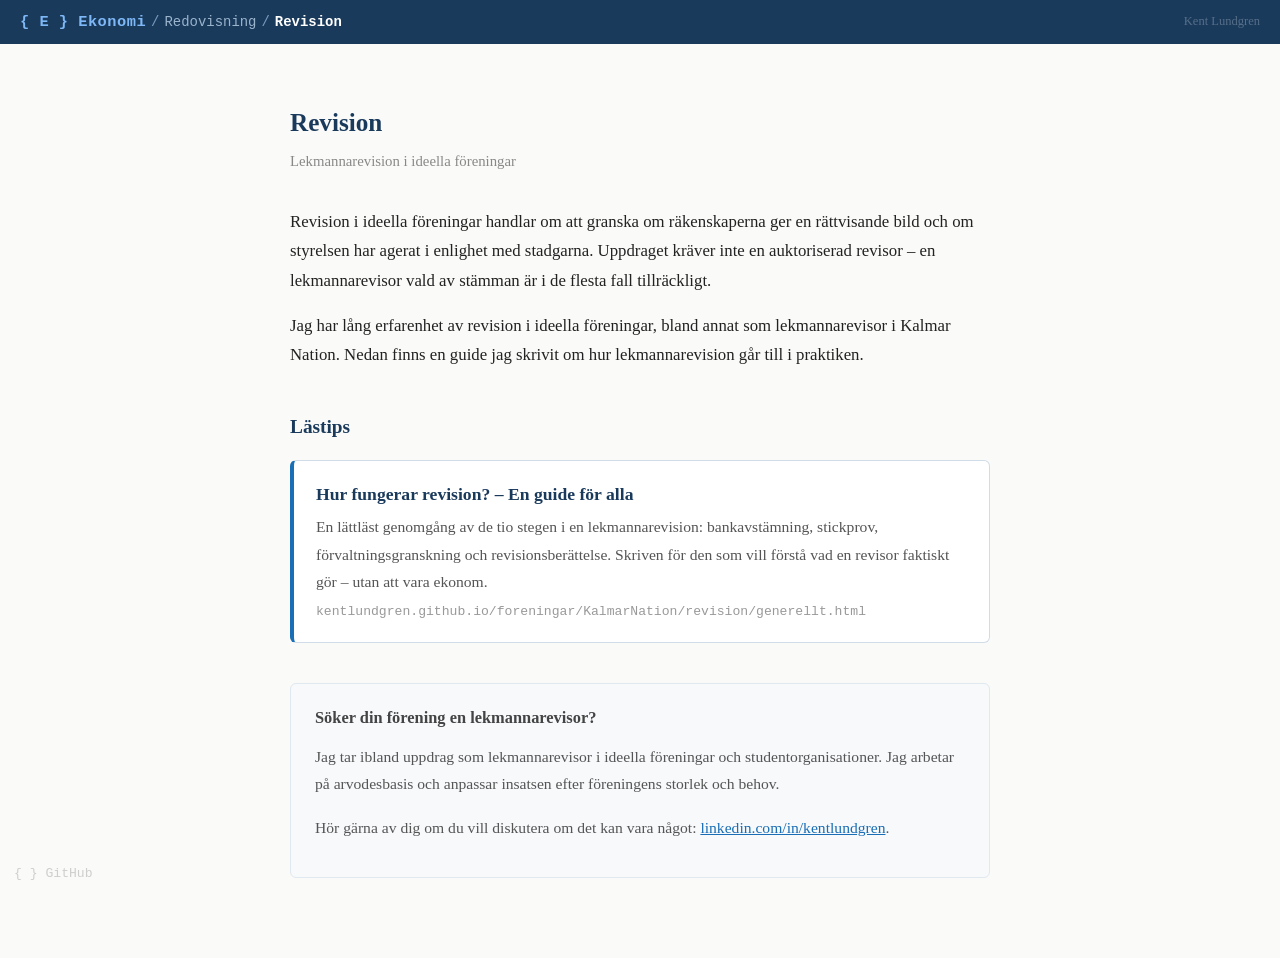
<file: redovisning/revision/index.html>
<!DOCTYPE html>
<html lang="sv">
<head>
  <meta charset="UTF-8" />
  <meta name="viewport" content="width=device-width, initial-scale=1.0" />
  <title>Revision – Ekonomi</title>
  <style>
    body {
      font-family: Georgia, "Times New Roman", serif;
      font-size: 1.05em;
      line-height: 1.75;
      color: #222;
      background: #fafaf8;
      margin: 0;
      padding: 0;
    }
    .site-nav {
      display: flex;
      align-items: center;
      background: #1a3a5c;
      color: #fff;
      padding: 0 20px;
      height: 44px;
      font-size: 0.83em;
      position: sticky;
      top: 0;
      z-index: 100;
      gap: 0;
      flex-wrap: wrap;
    }
    .site-nav .nav-brand {
      font-family: "Courier New", monospace;
      font-weight: bold;
      font-size: 1.1em;
      color: #7eb8f7;
      text-decoration: none;
      letter-spacing: 0.5px;
      white-space: nowrap;
    }
    .site-nav .nav-brand:hover { color: #fff; }
    .nav-sep { color: #7a9bbf; margin: 0 5px; font-family: "Courier New", monospace; }
    .nav-crumb { color: #9ab4cc; text-decoration: none; font-family: "Courier New", monospace; white-space: nowrap; }
    .nav-crumb:hover { color: #fff; }
    .nav-crumb.active { color: #fff; font-weight: 600; }
    .nav-author { color: #566e88; font-size: 0.9em; white-space: nowrap; margin-left: auto; }

    .container {
      max-width: 700px;
      margin: 0 auto;
      padding: 40px 24px 80px;
    }
    h1 { font-size: 1.5em; color: #1a3a5c; margin-bottom: 4px; }
    h2 { font-size: 1.15em; color: #1a3a5c; margin-top: 40px; margin-bottom: 8px; }
    .meta { color: #888; font-size: 0.88em; margin-bottom: 32px; }
    p { margin: 0 0 16px; }

    /* Länkkort */
    .section-card {
      display: block;
      border: 1px solid #d0dce8;
      border-left: 4px solid #1a6eb5;
      border-radius: 6px;
      padding: 18px 22px;
      margin: 16px 0;
      text-decoration: none;
      color: inherit;
      background: #fff;
      transition: border-color 0.15s, background 0.15s;
    }
    .section-card:hover { background: #f0f6ff; border-color: #1a6eb5; }
    .section-card h3 { font-size: 1.05em; color: #1a3a5c; margin: 0 0 4px; }
    .section-card p { margin: 0; font-size: 0.93em; color: #555; }
    .section-card .url-hint {
      font-family: "Courier New", monospace;
      font-size: 0.78em;
      color: #999;
      display: block;
      margin-top: 6px;
    }

    /* Diskret kontaktruta */
    .contact-box {
      border: 1px solid #e0e8f0;
      border-radius: 6px;
      padding: 20px 24px;
      margin-top: 40px;
      background: #f7f9fb;
      font-size: 0.93em;
      color: #555;
    }
    .contact-box h2 {
      font-size: 1.05em;
      color: #444;
      margin-top: 0;
      margin-bottom: 10px;
    }
    .contact-box a { color: #1a6eb5; }

    .github-corner {
      position: fixed;
      bottom: 14px;
      left: 14px;
      font-family: "Courier New", monospace;
      font-size: 0.78em;
      color: #aaa;
      text-decoration: none;
      opacity: 0.55;
      transition: opacity 0.2s;
    }
    .github-corner:hover { opacity: 1; color: #1a3a5c; }
  </style>
</head>
<body>

<nav class="site-nav">
  <a class="nav-brand" href="../../index.html">{ E } Ekonomi</a>
  <span class="nav-sep">/</span>
  <a class="nav-crumb" href="../index.html">Redovisning</a>
  <span class="nav-sep">/</span>
  <span class="nav-crumb active">Revision</span>
  <span class="nav-author">Kent Lundgren</span>
</nav>

<div class="container">

  <h1>Revision</h1>
  <p class="meta">Lekmannarevision i ideella föreningar</p>

  <p>
    Revision i ideella föreningar handlar om att granska om räkenskaperna
    ger en rättvisande bild och om styrelsen har agerat i enlighet med
    stadgarna. Uppdraget kräver inte en auktoriserad revisor – en
    lekmannarevisor vald av stämman är i de flesta fall tillräckligt.
  </p>

  <p>
    Jag har lång erfarenhet av revision i ideella föreningar, bland annat
    som lekmannarevisor i Kalmar Nation. Nedan finns en guide jag skrivit
    om hur lekmannarevision går till i praktiken.
  </p>

  <h2>Lästips</h2>

  <a class="section-card"
     href="https://kentlundgren.github.io/foreningar/KalmarNation/revision/generellt.html"
     target="_blank">
    <h3>Hur fungerar revision? – En guide för alla</h3>
    <p>
      En lättläst genomgång av de tio stegen i en lekmannarevision:
      bankavstämning, stickprov, förvaltningsgranskning och
      revisionsberättelse. Skriven för den som vill förstå vad en revisor
      faktiskt gör – utan att vara ekonom.
    </p>
    <span class="url-hint">kentlundgren.github.io/foreningar/KalmarNation/revision/generellt.html</span>
  </a>

  <!-- ── Diskret kontaktavsnitt ── -->
  <div class="contact-box">
    <h2>Söker din förening en lekmannarevisor?</h2>
    <p>
      Jag tar ibland uppdrag som lekmannarevisor i ideella föreningar och
      studentorganisationer. Jag arbetar på arvodesbasis och anpassar
      insatsen efter föreningens storlek och behov.
    </p>
    <p>
      Hör gärna av dig om du vill diskutera om det kan vara något:
      <a href="https://www.linkedin.com/in/kentlundgren/" target="_blank">linkedin.com/in/kentlundgren</a>.
    </p>
  </div>

</div>

<a class="github-corner" href="https://github.com/kentlundgren/Ekonomi" target="_blank">{ } GitHub</a>
</body>
</html>
</file>
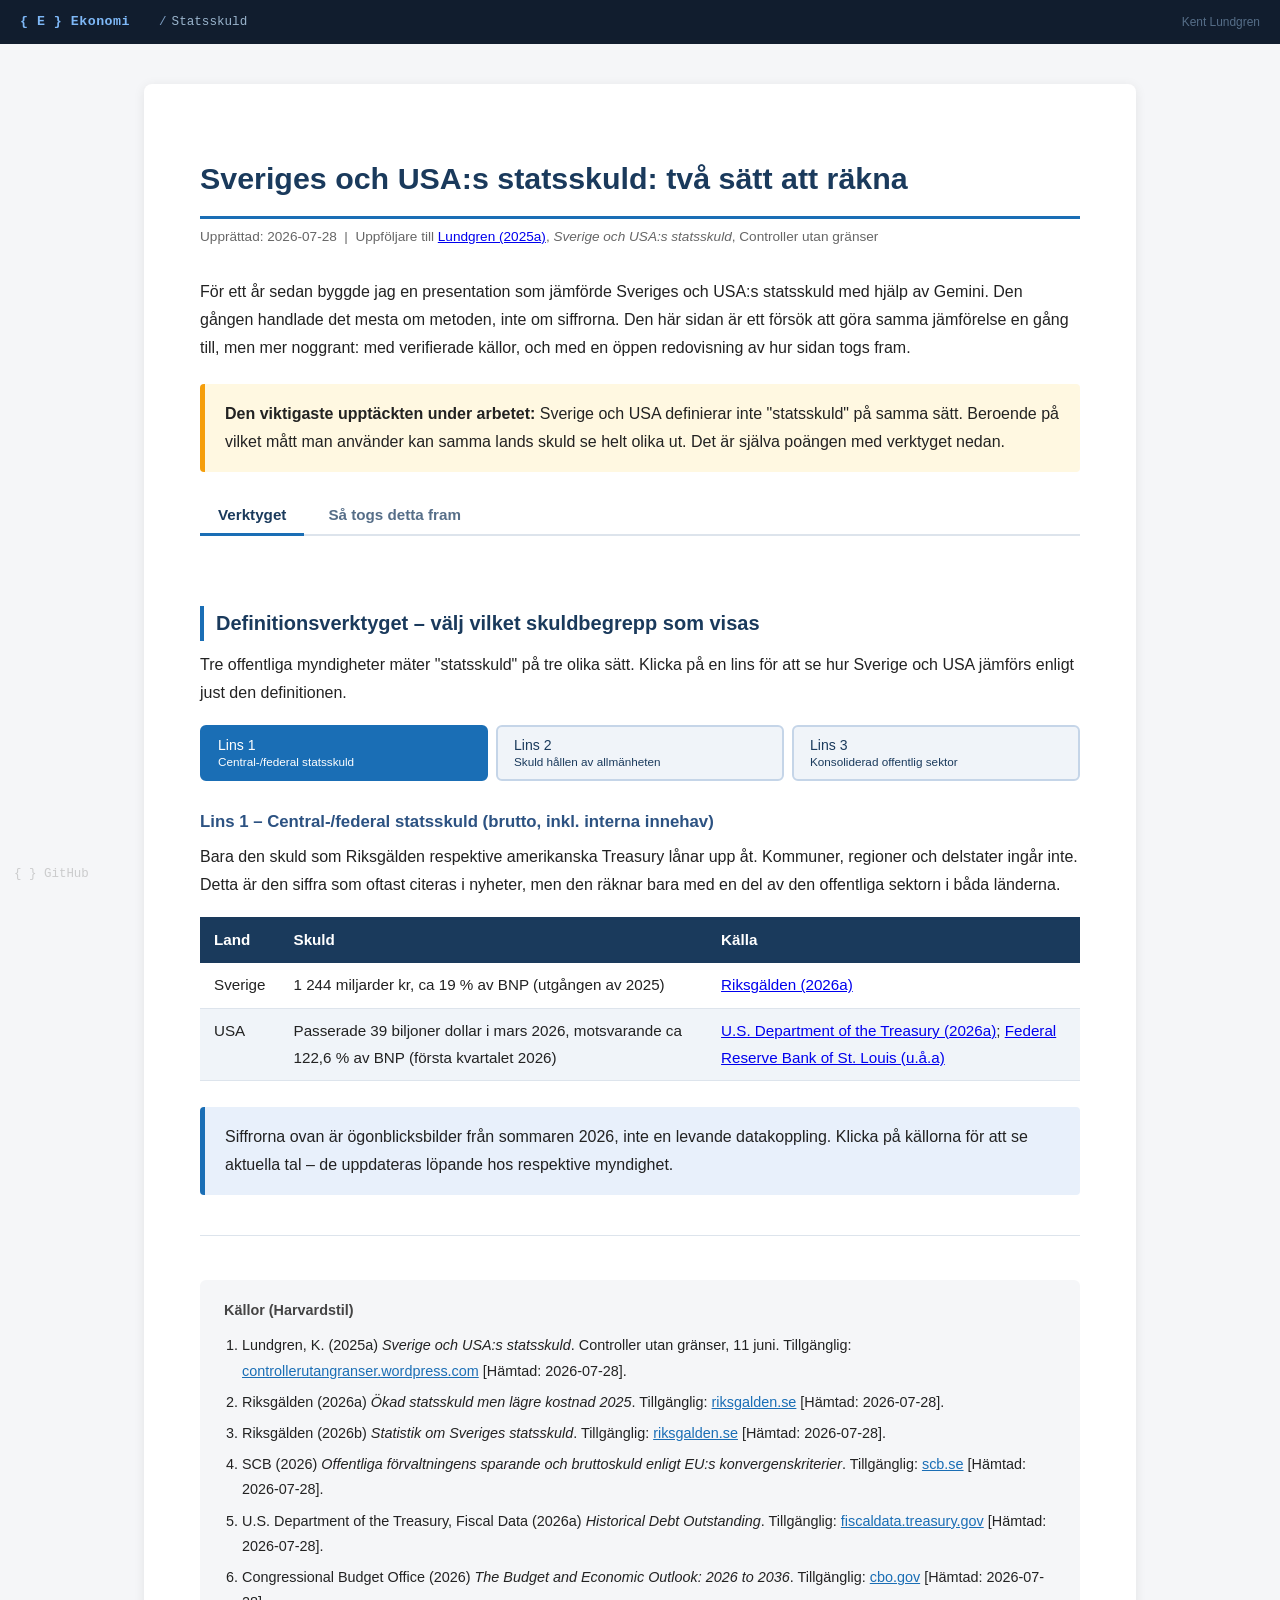
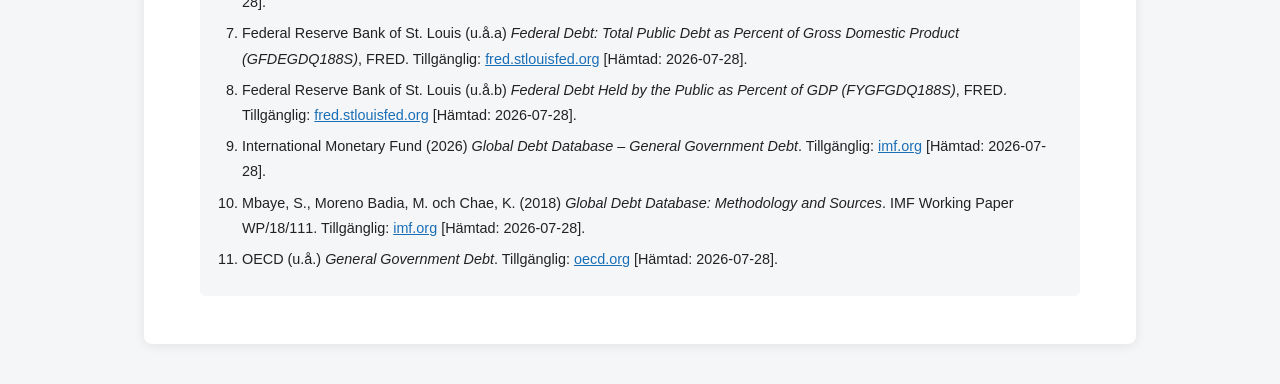
<file: statsskuld/sverige_amerika/index.html>
<!DOCTYPE html>
<html lang="sv">
<head>
  <meta charset="UTF-8" />
  <meta name="viewport" content="width=device-width, initial-scale=1.0" />
  <title>Statsskuld: Sverige och USA – två sätt att räkna</title>
  <style>
    body {
      font-family: "Segoe UI", Arial, sans-serif;
      font-size: 16px;
      line-height: 1.75;
      color: #222;
      background: #f5f6f8;
      margin: 0;
      padding: 0;
    }

    .container {
      max-width: 880px;
      margin: 40px auto;
      background: #fff;
      border-radius: 8px;
      box-shadow: 0 2px 12px rgba(0,0,0,0.08);
      padding: 48px 56px;
    }

    h1 {
      font-size: 1.9em;
      color: #1a3a5c;
      border-bottom: 3px solid #1a6eb5;
      padding-bottom: 10px;
      margin-bottom: 6px;
    }

    h2 {
      font-size: 1.25em;
      color: #1a3a5c;
      margin-top: 44px;
      margin-bottom: 10px;
      border-left: 4px solid #1a6eb5;
      padding-left: 12px;
    }

    h3 {
      font-size: 1.05em;
      color: #2c5282;
      margin-top: 26px;
      margin-bottom: 6px;
    }

    p { margin: 0 0 14px 0; }

    table {
      width: 100%;
      border-collapse: collapse;
      margin: 18px 0 26px 0;
      font-size: 0.95em;
    }
    th {
      background: #1a3a5c;
      color: #fff;
      padding: 10px 14px;
      text-align: left;
    }
    td {
      padding: 9px 14px;
      border-bottom: 1px solid #dde4ec;
      vertical-align: top;
    }
    tr:nth-child(even) td { background: #f0f4f9; }

    .callout {
      background: #e8f0fb;
      border-left: 5px solid #1a6eb5;
      border-radius: 4px;
      padding: 16px 20px;
      margin: 22px 0;
    }
    .callout.gul {
      background: #fff8e1;
      border-left-color: #f59e0b;
    }
    .callout.gron {
      background: #e6f4ea;
      border-left-color: #2e7d32;
    }
    .callout p:last-child { margin-bottom: 0; }

    .meta { font-size: 0.85em; color: #666; margin-bottom: 30px; }

    hr { border: none; border-top: 1px solid #dde4ec; margin: 40px 0; }

    /* Navigationsrad */
    .site-nav {
      background: #111d2e;
      display: flex;
      align-items: center;
      padding: 0 20px;
      height: 44px;
      font-size: 0.83em;
      position: sticky;
      top: 0;
      z-index: 100;
    }
    .site-nav .nav-brand {
      font-family: "Courier New", monospace;
      font-weight: bold;
      color: #7eb8f7;
      text-decoration: none;
      letter-spacing: 0.5px;
      margin-right: 24px;
      white-space: nowrap;
    }
    .site-nav .nav-brand:hover { color: #fff; }
    .site-nav .nav-author { color: #566e88; font-size: 0.9em; white-space: nowrap; margin-left: auto; padding-left: 16px; }
    .nav-sep { color: #7a9bbf; margin: 0 5px; font-family: "Courier New", monospace; font-size: 0.95em; }
    .nav-crumb { color: #9ab4cc; text-decoration: none; font-family: "Courier New", monospace; font-size: 0.95em; white-space: nowrap; }
    .nav-crumb:hover { color: #fff; }

    /* Diskret GitHub-länk */
    .github-corner {
      position: fixed;
      bottom: 14px;
      left: 14px;
      font-family: "Courier New", monospace;
      font-size: 0.78em;
      color: #aaa;
      text-decoration: none;
      opacity: 0.55;
      transition: opacity 0.2s, color 0.2s;
      z-index: 999;
    }
    .github-corner:hover { opacity: 1; color: #1a3a5c; }

    /* Sidflikar */
    .tabs {
      display: flex;
      gap: 6px;
      margin: 24px 0 0 0;
      border-bottom: 2px solid #dde4ec;
    }
    .tab-btn {
      font-family: inherit;
      font-size: 0.95em;
      font-weight: 600;
      color: #566e88;
      background: none;
      border: none;
      padding: 10px 18px;
      cursor: pointer;
      border-bottom: 3px solid transparent;
      margin-bottom: -2px;
    }
    .tab-btn:hover { color: #1a3a5c; }
    .tab-btn.active { color: #1a3a5c; border-bottom-color: #1a6eb5; }
    .tab-panel { display: none; padding-top: 26px; }
    .tab-panel.active { display: block; }

    /* Linsväljare (definitionsverktyget) */
    .lens-switch {
      display: flex;
      gap: 8px;
      flex-wrap: wrap;
      margin: 18px 0 22px 0;
    }
    .lens-btn {
      font-family: inherit;
      font-size: 0.88em;
      color: #1a3a5c;
      background: #f0f4f9;
      border: 2px solid #c5d5e8;
      border-radius: 6px;
      padding: 10px 16px;
      cursor: pointer;
      text-align: left;
      flex: 1;
      min-width: 220px;
    }
    .lens-btn:hover { border-color: #1a6eb5; }
    .lens-btn.active { background: #1a6eb5; color: #fff; border-color: #1a6eb5; }
    .lens-panel { display: none; }
    .lens-panel.active { display: block; }

    .missing {
      color: #a15c00;
      font-style: italic;
    }

    /* Beslutsträd */
    .tree details {
      background: #f9fafc;
      border: 1px solid #dde4ec;
      border-radius: 6px;
      padding: 10px 16px;
      margin: 10px 0;
    }
    .tree details[open] { background: #fff; }
    .tree summary {
      font-weight: 600;
      color: #1a3a5c;
      cursor: pointer;
    }
    .tree .tree-children { margin-left: 18px; margin-top: 10px; }
    .valt {
      display: inline-block;
      background: #d4edda;
      color: #1a4a20;
      font-size: 0.78em;
      font-weight: bold;
      padding: 1px 8px;
      border-radius: 10px;
      margin-left: 6px;
    }
    .ej-valt {
      display: inline-block;
      background: #f0f0f0;
      color: #777;
      font-size: 0.78em;
      padding: 1px 8px;
      border-radius: 10px;
      margin-left: 6px;
    }

    .sources {
      background: #f5f6f8;
      border-radius: 6px;
      padding: 18px 24px;
      margin-top: 44px;
      font-size: 0.9em;
    }
    .sources h2 { border: none; padding: 0; margin-top: 0; font-size: 1em; color: #444; }
    .sources ol { margin: 8px 0 0 18px; padding: 0; }
    .sources li { margin-bottom: 6px; }
    .sources a { color: #1a6eb5; }
  </style>
</head>
<body>

<nav class="site-nav">
  <a class="nav-brand" href="../../index.html">{ E } Ekonomi</a>
  <span class="nav-sep">/</span>
  <a class="nav-crumb" href="../index.html">Statsskuld</a>
  <span class="nav-author">Kent Lundgren</span>
</nav>

<div class="container">

  <h1>Sveriges och USA:s statsskuld: två sätt att räkna</h1>
  <p class="meta">
    Upprättad: 2026-07-28 &nbsp;|&nbsp;
    Uppföljare till
    <a href="https://controllerutangranser.wordpress.com/2025/06/11/sverige-och-usas-statsskuld/" target="_blank">Lundgren (2025a)</a>,
    <em>Sverige och USA:s statsskuld</em>, Controller utan gränser
  </p>

  <p>
    För ett år sedan byggde jag en presentation som jämförde Sveriges och USA:s statsskuld
    med hjälp av Gemini. Den gången handlade det mesta om metoden, inte om siffrorna.
    Den här sidan är ett försök att göra samma jämförelse en gång till, men mer noggrant:
    med verifierade källor, och med en öppen redovisning av hur sidan togs fram.
  </p>

  <div class="callout gul">
    <p>
      <strong>Den viktigaste upptäckten under arbetet:</strong> Sverige och USA definierar
      inte "statsskuld" på samma sätt. Beroende på vilket mått man använder kan
      samma lands skuld se helt olika ut. Det är själva poängen med verktyget nedan.
    </p>
  </div>

  <div class="tabs">
    <button class="tab-btn active" data-tab="verktyg">Verktyget</button>
    <button class="tab-btn" data-tab="process">Så togs detta fram</button>
  </div>

  <!-- ============ FLIK 1: VERKTYGET ============ -->
  <div class="tab-panel active" id="tab-verktyg">

    <h2>Definitionsverktyget – välj vilket skuldbegrepp som visas</h2>
    <p>
      Tre offentliga myndigheter mäter "statsskuld" på tre olika sätt. Klicka på en lins
      för att se hur Sverige och USA jämförs enligt just den definitionen.
    </p>

    <div class="lens-switch" id="lens-switch">
      <button class="lens-btn active" data-lens="1">Lins 1<br><small>Central-/federal statsskuld</small></button>
      <button class="lens-btn" data-lens="2">Lins 2<br><small>Skuld hållen av allmänheten</small></button>
      <button class="lens-btn" data-lens="3">Lins 3<br><small>Konsoliderad offentlig sektor</small></button>
    </div>

    <div class="lens-panel active" id="lens-1">
      <h3>Lins 1 – Central-/federal statsskuld (brutto, inkl. interna innehav)</h3>
      <p>
        Bara den skuld som Riksgälden respektive amerikanska Treasury lånar upp åt.
        Kommuner, regioner och delstater ingår inte. Detta är den siffra som oftast
        citeras i nyheter, men den räknar bara med en del av den offentliga sektorn i
        båda länderna.
      </p>
      <table>
        <thead><tr><th>Land</th><th>Skuld</th><th>Källa</th></tr></thead>
        <tbody>
          <tr>
            <td>Sverige</td>
            <td>1 244 miljarder kr, ca 19 % av BNP (utgången av 2025)</td>
            <td><a href="https://www.riksgalden.se/press-och-publicerat/pressmeddelanden-och-nyheter/nyheter/2026/okad-statsskuld-men-lagre-kostnad-2025/" target="_blank">Riksgälden (2026a)</a></td>
          </tr>
          <tr>
            <td>USA</td>
            <td>Passerade 39 biljoner dollar i mars 2026, motsvarande ca 122,6 % av BNP (första kvartalet 2026)</td>
            <td>
              <a href="https://fiscaldata.treasury.gov/datasets/historical-debt-outstanding/" target="_blank">U.S. Department of the Treasury (2026a)</a>;
              <a href="https://fred.stlouisfed.org/series/GFDEGDQ188S" target="_blank">Federal Reserve Bank of St. Louis (u.å.a)</a>
            </td>
          </tr>
        </tbody>
      </table>
    </div>

    <div class="lens-panel" id="lens-2">
      <h3>Lins 2 – Skuld hållen av allmänheten (netto, exkl. interna innehav)</h3>
      <p>
        Räknar bort skuld staten i praktiken är skyldig sig själv, t.ex. innehav i
        pensions- och socialförsäkringsfonder. USA publicerar detta som en egen
        rubriksiffra. Sverige gör inte det.
      </p>
      <table>
        <thead><tr><th>Land</th><th>Skuld</th><th>Källa</th></tr></thead>
        <tbody>
          <tr>
            <td>Sverige</td>
            <td class="missing">Uppgift saknas i officiell statistik – skulle behöva räknas fram genom att dra bort AP-fondernas innehav av statsobligationer från Riksgäldens statsskuld, men underlaget jag hittat är inte tillräckligt aktuellt för att göra det på ett sätt jag står bakom.</td>
            <td>–</td>
          </tr>
          <tr>
            <td>USA</td>
            <td>Ca 101 % av BNP (innevarande budgetår)</td>
            <td>
              <a href="https://www.cbo.gov/publication/62105" target="_blank">Congressional Budget Office (2026)</a>;
              <a href="https://fred.stlouisfed.org/series/FYGFGDQ188S" target="_blank">Federal Reserve Bank of St. Louis (u.å.b)</a>
            </td>
          </tr>
        </tbody>
      </table>
      <p>
        Den tomma rutan för Sverige är inte ett misstag i verktyget. Den visar att länder
        gör olika avgränsningar synliga för allmänheten, inte bara olika beräkningar.
      </p>
    </div>

    <div class="lens-panel" id="lens-3">
      <h3>Lins 3 – Konsoliderad offentlig sektor (Maastricht/general government)</h3>
      <p>
        All offentlig skuld: stat, kommun/region och socialförsäkring, konsoliderad enligt
        samma internationella metodologi (EU:s konvergenskriterier respektive IMF/OECD:s
        statistikstandard). Det är den enda linsen som mäts likadant för båda länderna,
        och därför den siffra som faktiskt går att jämföra rakt av.
      </p>
      <table>
        <thead><tr><th>Land</th><th>Skuld</th><th>Källa</th></tr></thead>
        <tbody>
          <tr>
            <td>Sverige</td>
            <td>Ca 35 % av BNP (Maastrichtskulden, senaste tillgängliga data)</td>
            <td><a href="https://www.scb.se/hitta-statistik/statistik-efter-amne/nationalrakenskaper/nationalrakenskaper/offentliga-forvaltningens-sparande-och-bruttoskuld-enligt-eu-s-konvergenskriterier/" target="_blank">SCB (2026)</a></td>
          </tr>
          <tr>
            <td>USA</td>
            <td>Ca 124 % av BNP (prognos 2026)</td>
            <td><a href="https://www.imf.org/external/datamapper/GG_DEBT_GDP@GDD/SWE" target="_blank">International Monetary Fund (2026)</a></td>
          </tr>
        </tbody>
      </table>
      <p>
        Skillnaden är stor även med samma måttstock: USA:s konsoliderade offentliga skuld
        är ungefär tre och en halv gånger Sveriges, som andel av BNP.
      </p>

      <h3>Skulden över tid, 1970–2024</h3>
      <p>
        Samma definition som ovan, men utsträckt över tid. Det är den historiska bild som
        saknades i förra årets presentation, och den går bara att göra just för Lins 3,
        eftersom det är den enda av de tre linserna med en tillräckligt lång och konsekvent
        tidsserie för båda länderna.
      </p>

      <svg viewBox="0 0 900 420" width="100%" style="max-width: 820px; display: block; margin: 0 auto;">
        <!-- Horisontella hjälplinjer -->
        <g stroke="#dde4ec" stroke-width="1">
          <line x1="60" y1="380" x2="860" y2="380" />
          <line x1="60" y1="329" x2="860" y2="329" />
          <line x1="60" y1="277" x2="860" y2="277" />
          <line x1="60" y1="226" x2="860" y2="226" />
          <line x1="60" y1="174" x2="860" y2="174" />
          <line x1="60" y1="123" x2="860" y2="123" />
          <line x1="60" y1="71" x2="860" y2="71" />
          <line x1="60" y1="20" x2="860" y2="20" />
        </g>
        <g fill="#8a97a6" font-size="12" font-family="Segoe UI, Arial, sans-serif" text-anchor="end">
          <text x="52" y="384">0 %</text>
          <text x="52" y="333">20 %</text>
          <text x="52" y="281">40 %</text>
          <text x="52" y="230">60 %</text>
          <text x="52" y="178">80 %</text>
          <text x="52" y="127">100 %</text>
          <text x="52" y="75">120 %</text>
          <text x="52" y="24">140 %</text>
        </g>
        <!-- Y-axel -->
        <line x1="60" y1="20" x2="60" y2="380" stroke="#8a97a6" stroke-width="1" />

        <!-- X-axel etiketter (vart 10:e år) -->
        <g fill="#8a97a6" font-size="12" font-family="Segoe UI, Arial, sans-serif" text-anchor="middle">
          <text x="60" y="400">1970</text>
          <text x="208" y="400">1980</text>
          <text x="356" y="400">1990</text>
          <text x="504" y="400">2000</text>
          <text x="653" y="400">2010</text>
          <text x="801" y="400">2020</text>
          <text x="860" y="400">2024</text>
        </g>

        <!-- Datalinjer -->
        <polyline points="60.0,309.4 74.8,308.4 89.6,308.8 104.4,310.5 119.3,309.6 134.1,311.6 148.9,316.2 163.7,310.7 178.5,300.0 193.3,288.3 208.1,277.6 223.0,259.3 237.8,237.0 252.6,228.6 267.4,225.7 282.2,226.6 297.0,227.9 311.9,244.6 326.7,258.6 341.5,269.7 356.3,279.8 371.1,259.5 385.9,228.4 400.7,210.0 415.6,203.7 430.4,203.4 445.2,202.7 460.0,205.9 474.8,211.8 489.6,225.0 504.4,250.3 519.3,246.3 534.1,251.8 548.9,252.9 563.7,254.9 578.5,254.3 593.3,267.3 608.1,279.2 623.0,282.4 637.8,274.1 652.6,280.8 667.4,283.1 682.2,282.3 697.0,275.1 711.9,262.5 726.7,265.7 741.5,270.0 756.3,273.1 771.1,277.6 785.9,288.2 800.7,276.8 815.6,285.7 830.4,293.5 845.2,299.1 860.0,296.1"
          fill="none" stroke="#1a6eb5" stroke-width="2.5" />
        <polyline points="60.0,261.1 74.8,260.1 89.6,264.1 104.4,271.3 119.3,274.2 134.1,265.8 148.9,265.3 163.7,268.7 178.5,271.8 193.3,275.4 208.1,273.9 223.0,276.1 237.8,264.3 252.6,256.8 267.4,252.5 282.2,240.6 297.0,231.7 311.9,227.1 326.7,224.8 341.5,224.5 356.3,220.2 371.1,208.9 385.9,203.1 400.7,198.0 415.6,201.1 430.4,202.3 445.2,204.5 460.0,210.7 474.8,219.0 489.6,228.2 504.4,243.3 519.3,242.9 534.1,236.7 548.9,228.8 563.7,209.6 578.5,211.3 593.3,214.5 608.1,213.5 623.0,190.8 637.8,156.8 652.6,134.8 667.4,123.7 682.2,114.5 697.0,111.2 711.9,111.5 726.7,110.4 741.5,105.4 756.3,108.1 771.1,104.8 785.9,101.8 800.7,40.5 815.6,59.3 830.4,74.5 845.2,74.0 860.0,69.4"
          fill="none" stroke="#c0392b" stroke-width="2.5" />

        <!-- Toppmarkeringar -->
        <circle cx="445.2" cy="202.7" r="4" fill="#1a6eb5" />
        <text x="445.2" y="192" font-size="11.5" fill="#1a3a5c" text-anchor="middle" font-family="Segoe UI, Arial, sans-serif">Sverige, 1996: 68,9 %</text>
        <circle cx="800.7" cy="40.5" r="4" fill="#c0392b" />
        <text x="800.7" y="30" font-size="11.5" fill="#8b2e22" text-anchor="middle" font-family="Segoe UI, Arial, sans-serif">USA, 2020: 132,0 %</text>

        <!-- Direktetiketter vid kurvans slut -->
        <text x="800" y="292" font-size="12.5" font-weight="bold" fill="#1a6eb5" font-family="Segoe UI, Arial, sans-serif">Sverige</text>
        <text x="800" y="60" font-size="12.5" font-weight="bold" fill="#c0392b" font-family="Segoe UI, Arial, sans-serif">USA</text>
      </svg>

      <p style="font-size: 0.88em; color: #666;">
        Källa: <a href="https://www.imf.org/external/datamapper/datasets/GDD" target="_blank">International Monetary Fund, Global Debt Database (2026)</a>,
        indikator "General Government Gross Debt, % of GDP". Metodik:
        <a href="https://www.imf.org/en/publications/wp/issues/2018/05/14/global-debt-database-methodology-and-sources-45838" target="_blank">Mbaye, Moreno Badia och Chae (2018)</a>.
        Hämtad via IMF DataMapper API 2026-07-28.
      </p>

      <div class="callout gul">
        <p>
          <strong>Vad som ändrades jämfört med 2025 års version:</strong> förra årets kurva,
          byggd med Gemini, överskattade Sveriges topp på 1980-/90-talet (visade ca 76–78 %
          mot det verifierade 68,9 % 1996) och lade USA:s stora hopp fel i tid (2017–2018
          istället för det faktiska hoppet 2019–2020, som beror på coronapandemins
          underskott). Den här versionen bygger på en enda källa för hela perioden, inte en
          AI-uppskattning.
        </p>
      </div>
    </div>

    <div class="callout">
      <p>
        Siffrorna ovan är ögonblicksbilder från sommaren 2026, inte en levande datakoppling.
        Klicka på källorna för att se aktuella tal – de uppdateras löpande hos respektive
        myndighet.
      </p>
    </div>
  </div>

  <!-- ============ FLIK 2: PROCESSEN ============ -->
  <div class="tab-panel" id="tab-process">

    <h2>Så togs den här sidan fram</h2>
    <p>
      Jag byggde det här tillsammans med Claude, i flera steg under en kväll. Varje steg
      innebar ett val mellan flera alternativ. Trädet nedan visar de val som faktiskt
      gjordes, och vad som fanns att välja mellan istället. Det är poängen med den här
      fliken: att vibe-kodning inte är automatik, det är en lång rad beslut.
    </p>

    <div class="tree">
      <details open>
        <summary>Vilken vinkel skulle sidan och texten ha?</summary>
        <div class="tree-children">
          <p><strong>Alternativ som fanns:</strong></p>
          <ul>
            <li>Paket A – "Skulden och räntan": klassisk tidsseriejämförelse av skuld/BNP och räntekostnad över tid. <span class="ej-valt">Valdes inte</span></li>
            <li>Paket B – "Två sätt att räkna skuld": ett verktyg som visar hur olika definitioner ger olika svar. <span class="valt">Valt</span></li>
          </ul>
          <p>
            <strong>Motivering:</strong> Paket B ligger närmare min yrkesroll som ekonom/controller,
            där frågan sällan är "vad är rätt siffra" utan "vilken redovisningsprincip ligger
            bakom siffran". Kräver mer noggrannhet än paket A eftersom definitionsskillnaderna
            måste vara vattentäta.
          </p>

          <details>
            <summary>Hur skulle den här processfliken presenteras?</summary>
            <div class="tree-children">
              <p><strong>Alternativ som fanns:</strong></p>
              <ul>
                <li>Löpande textlogg <span class="ej-valt">Valdes inte som enda variant</span></li>
                <li>Interaktivt beslutsträd <span class="valt">Valt</span></li>
                <li>Båda, i separata flikar <span class="ej-valt">Valdes inte</span></li>
              </ul>
              <p>
                <strong>Motivering:</strong> Ett beslutsträd visar förgreningarna visuellt istället
                för att bara lista dem, vilket förstärker poängen att vibe-kodning är en serie
                aktiva val, inte ett enda kommando.
              </p>
            </div>
          </details>

          <details>
            <summary>Vilka skulddefinitioner skulle definitionsverktyget innehålla?</summary>
            <div class="tree-children">
              <p><strong>Alternativ som övervägdes:</strong></p>
              <ul>
                <li>Bara det internationellt jämförbara måttet (IMF/OECD) <span class="ej-valt">Valdes inte ensamt</span></li>
                <li>Bara ländernas egna rubriksiffror (Riksgälden/Treasury) <span class="ej-valt">Valdes inte ensamt</span></li>
                <li>Alla tre nivåer sida vid sida, med den jämförbara som förval <span class="valt">Valt</span></li>
              </ul>
              <p>
                <strong>Motivering:</strong> Att bara visa en nivå döljer själva poängen: att
                "statsskuld" inte är ett enda tal. Tre nivåer, med den mest jämförbara som
                startvy, visar både bredden och ger ett rättvist förstahandsintryck.
              </p>
            </div>
          </details>
        </div>
      </details>

      <details>
        <summary>Vilket upplägg skulle bloggtexten ha?</summary>
        <div class="tree-children">
          <p><strong>Alternativ som fanns:</strong></p>
          <ul>
            <li>Yrkesroll-ingång – "Det beror på hur man räknar", utgår från Kents controller-vardag <span class="ej-valt">Valdes inte</span></li>
            <li>Nyhetskrok – "Sveriges statsskuld är både 20 och 35 procent av BNP – samtidigt" <span class="ej-valt">Valdes inte</span></li>
            <li>Process/meta-ingång – "Vad ett beslutsträd om statsskuld lär oss om vibe-kodning" <span class="valt">Valt</span></li>
          </ul>
          <p>
            <strong>Motivering:</strong> Kopplar direkt till förra årets artikel om AI-metodik,
            och använder paket A/B-valet som konkret exempel på vad vibe-kodning faktiskt
            innebär.
          </p>
        </div>
      </details>
    </div>

    <p style="margin-top: 22px;">
      En fullständig, kronologisk logg över research och beslut finns i
      <a href="process-logg.md" target="_blank">process-logg.md</a> i samma mapp som denna sida.
    </p>
  </div>

  <hr />

  <div class="sources">
    <h2>Källor (Harvardstil)</h2>
    <ol>
      <li>
        Lundgren, K. (2025a) <em>Sverige och USA:s statsskuld</em>. Controller utan gränser, 11 juni.
        Tillgänglig: <a href="https://controllerutangranser.wordpress.com/2025/06/11/sverige-och-usas-statsskuld/" target="_blank">controllerutangranser.wordpress.com</a> [Hämtad: 2026-07-28].
      </li>
      <li>
        Riksgälden (2026a) <em>Ökad statsskuld men lägre kostnad 2025</em>. Tillgänglig:
        <a href="https://www.riksgalden.se/press-och-publicerat/pressmeddelanden-och-nyheter/nyheter/2026/okad-statsskuld-men-lagre-kostnad-2025/" target="_blank">riksgalden.se</a> [Hämtad: 2026-07-28].
      </li>
      <li>
        Riksgälden (2026b) <em>Statistik om Sveriges statsskuld</em>. Tillgänglig:
        <a href="https://www.riksgalden.se/statistik/statistik-om-sveriges-statsskuld/" target="_blank">riksgalden.se</a> [Hämtad: 2026-07-28].
      </li>
      <li>
        SCB (2026) <em>Offentliga förvaltningens sparande och bruttoskuld enligt EU:s konvergenskriterier</em>.
        Tillgänglig: <a href="https://www.scb.se/hitta-statistik/statistik-efter-amne/nationalrakenskaper/nationalrakenskaper/offentliga-forvaltningens-sparande-och-bruttoskuld-enligt-eu-s-konvergenskriterier/" target="_blank">scb.se</a> [Hämtad: 2026-07-28].
      </li>
      <li>
        U.S. Department of the Treasury, Fiscal Data (2026a) <em>Historical Debt Outstanding</em>.
        Tillgänglig: <a href="https://fiscaldata.treasury.gov/datasets/historical-debt-outstanding/" target="_blank">fiscaldata.treasury.gov</a> [Hämtad: 2026-07-28].
      </li>
      <li>
        Congressional Budget Office (2026) <em>The Budget and Economic Outlook: 2026 to 2036</em>.
        Tillgänglig: <a href="https://www.cbo.gov/publication/62105" target="_blank">cbo.gov</a> [Hämtad: 2026-07-28].
      </li>
      <li>
        Federal Reserve Bank of St. Louis (u.å.a) <em>Federal Debt: Total Public Debt as Percent of
        Gross Domestic Product (GFDEGDQ188S)</em>, FRED. Tillgänglig:
        <a href="https://fred.stlouisfed.org/series/GFDEGDQ188S" target="_blank">fred.stlouisfed.org</a> [Hämtad: 2026-07-28].
      </li>
      <li>
        Federal Reserve Bank of St. Louis (u.å.b) <em>Federal Debt Held by the Public as Percent of GDP
        (FYGFGDQ188S)</em>, FRED. Tillgänglig: <a href="https://fred.stlouisfed.org/series/FYGFGDQ188S" target="_blank">fred.stlouisfed.org</a> [Hämtad: 2026-07-28].
      </li>
      <li>
        International Monetary Fund (2026) <em>Global Debt Database – General Government Debt</em>.
        Tillgänglig: <a href="https://www.imf.org/external/datamapper/GG_DEBT_GDP@GDD/SWE" target="_blank">imf.org</a> [Hämtad: 2026-07-28].
      </li>
      <li>
        Mbaye, S., Moreno Badia, M. och Chae, K. (2018) <em>Global Debt Database: Methodology
        and Sources</em>. IMF Working Paper WP/18/111. Tillgänglig:
        <a href="https://www.imf.org/en/publications/wp/issues/2018/05/14/global-debt-database-methodology-and-sources-45838" target="_blank">imf.org</a> [Hämtad: 2026-07-28].
      </li>
      <li>
        OECD (u.å.) <em>General Government Debt</em>. Tillgänglig:
        <a href="https://www.oecd.org/en/data/indicators/general-government-debt.html" target="_blank">oecd.org</a> [Hämtad: 2026-07-28].
      </li>
    </ol>
  </div>

</div>

<a class="github-corner" href="https://github.com/kentlundgren/Ekonomi" target="_blank">{ } GitHub</a>

<script>
  function activateTab(name) {
    document.querySelectorAll(".tab-btn").forEach(function (b) { b.classList.remove("active"); });
    document.querySelectorAll(".tab-panel").forEach(function (p) { p.classList.remove("active"); });
    document.querySelector('.tab-btn[data-tab="' + name + '"]').classList.add("active");
    document.getElementById("tab-" + name).classList.add("active");
  }

  function activateLens(n) {
    document.querySelectorAll(".lens-btn").forEach(function (b) { b.classList.remove("active"); });
    document.querySelectorAll(".lens-panel").forEach(function (p) { p.classList.remove("active"); });
    document.querySelector('.lens-btn[data-lens="' + n + '"]').classList.add("active");
    document.getElementById("lens-" + n).classList.add("active");
  }

  document.querySelectorAll(".tab-btn").forEach(function (btn) {
    btn.addEventListener("click", function () {
      activateTab(btn.dataset.tab);
      history.replaceState(null, "", "#" + btn.dataset.tab);
    });
  });

  document.querySelectorAll(".lens-btn").forEach(function (btn) {
    btn.addEventListener("click", function () {
      activateLens(btn.dataset.lens);
      history.replaceState(null, "", "#lins" + btn.dataset.lens);
    });
  });

  // Direktlänkar: #lins1, #lins2, #lins3 öppnar Verktyget-fliken och rätt lins.
  // #process öppnar "Så togs detta fram"-fliken.
  function applyHash() {
    var hash = location.hash.replace("#", "");
    var lensMatch = hash.match(/^lins([123])$/);
    if (lensMatch) {
      activateTab("verktyg");
      activateLens(lensMatch[1]);
      document.getElementById("lens-switch").scrollIntoView({ block: "start" });
    } else if (hash === "process") {
      activateTab("process");
    }
  }

  window.addEventListener("hashchange", applyHash);
  applyHash();
</script>

</body>
</html>
</file>
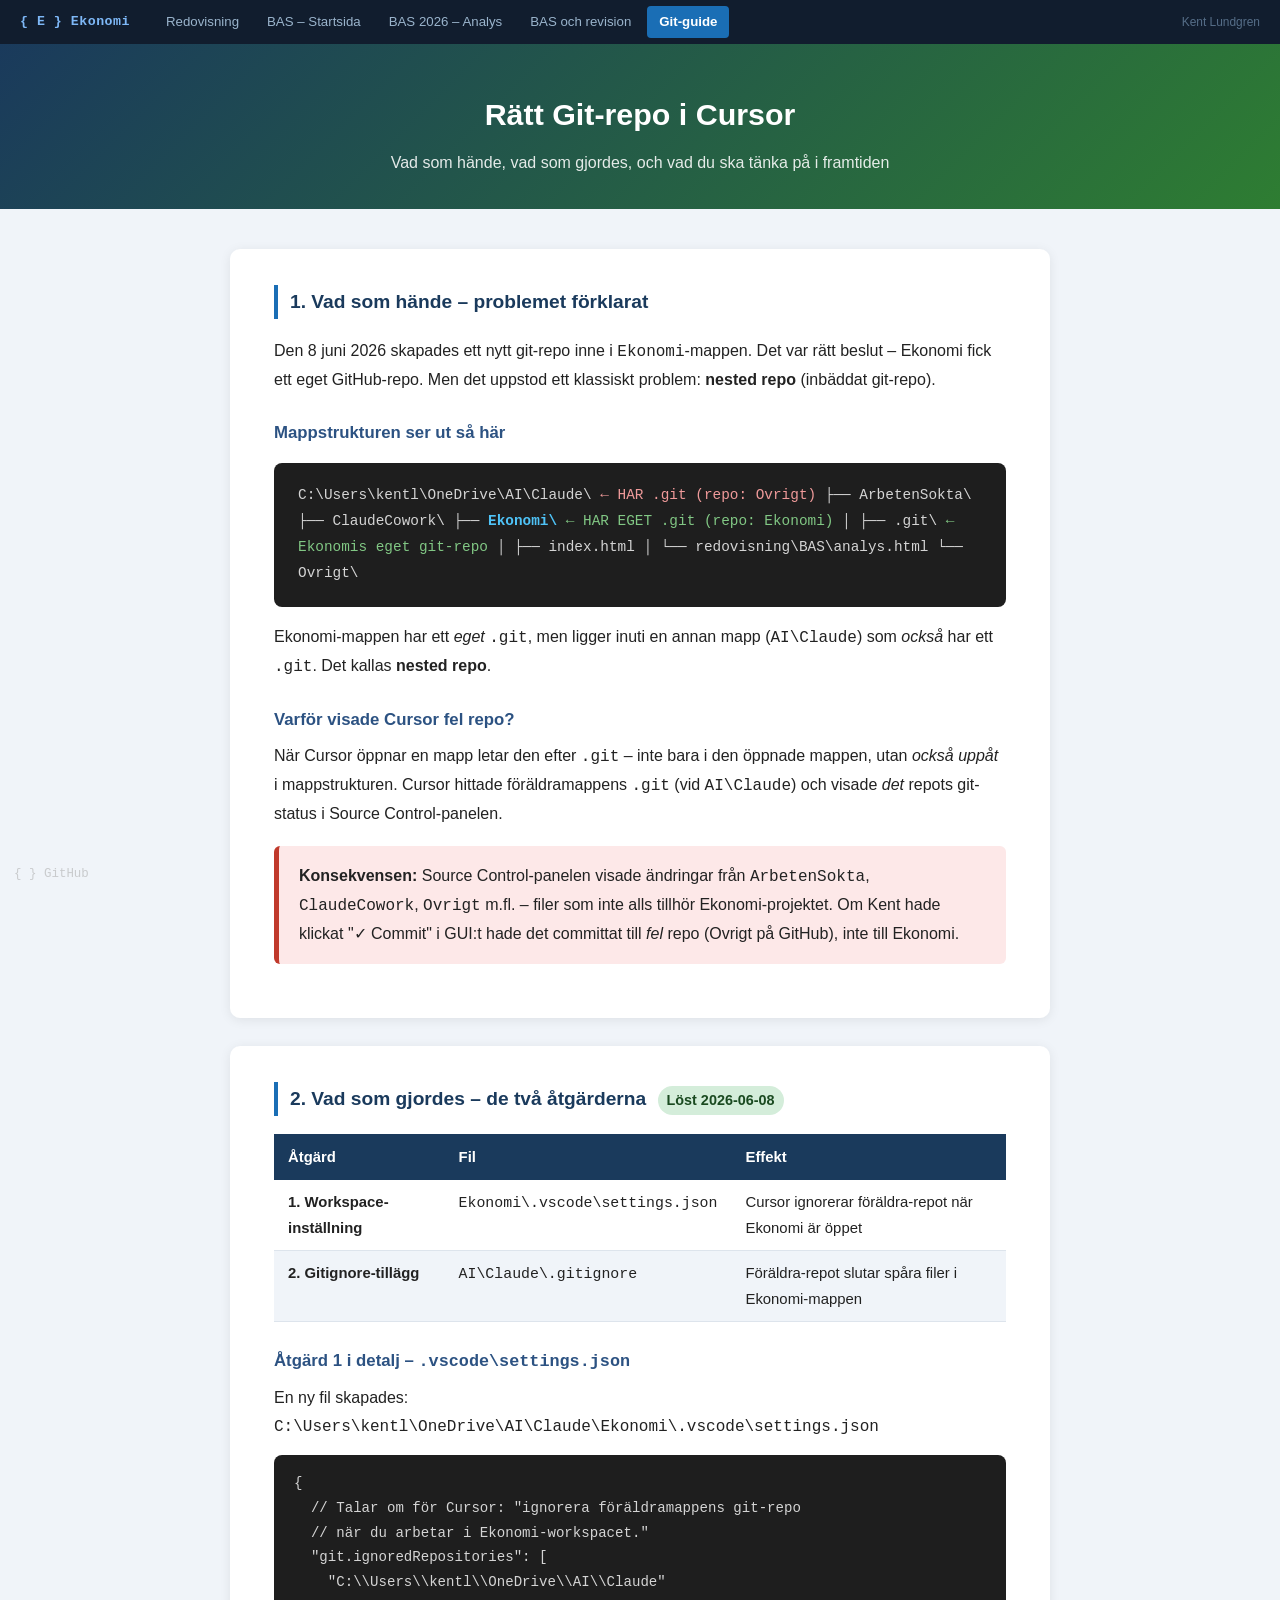
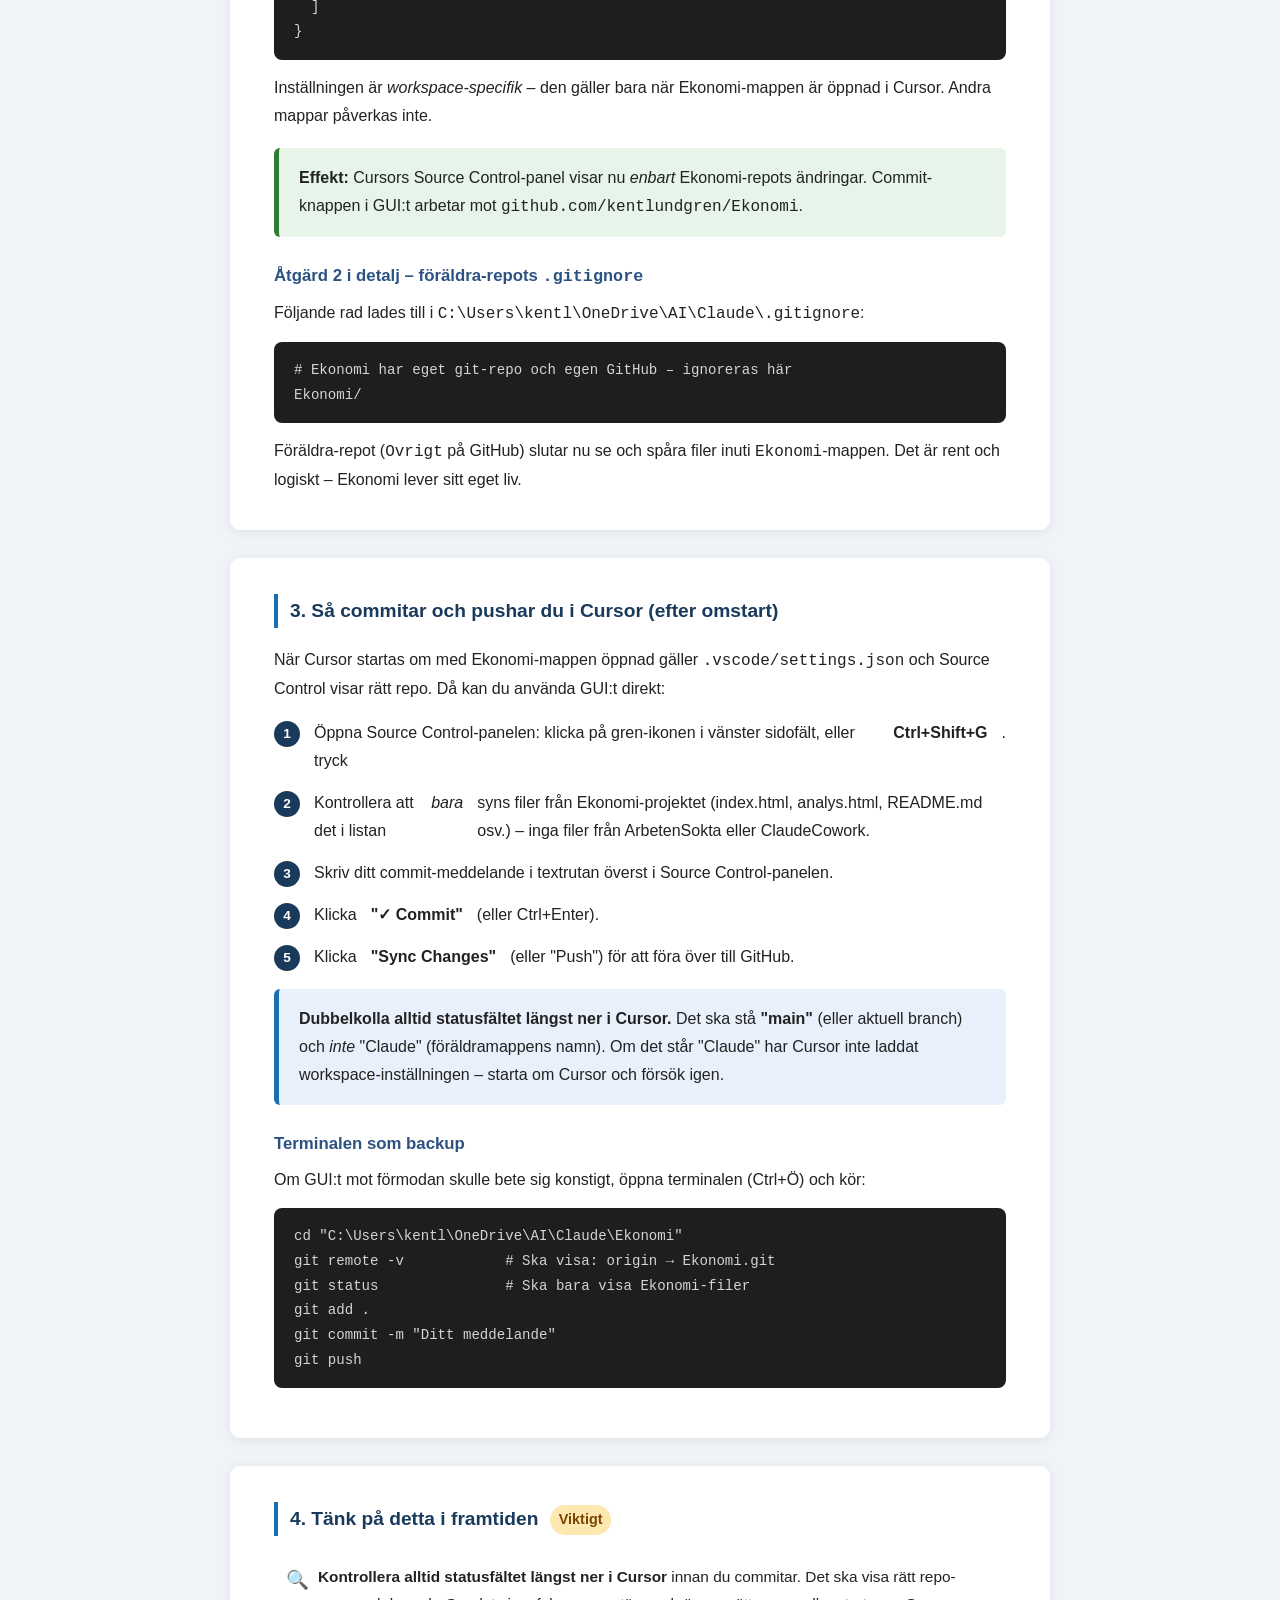
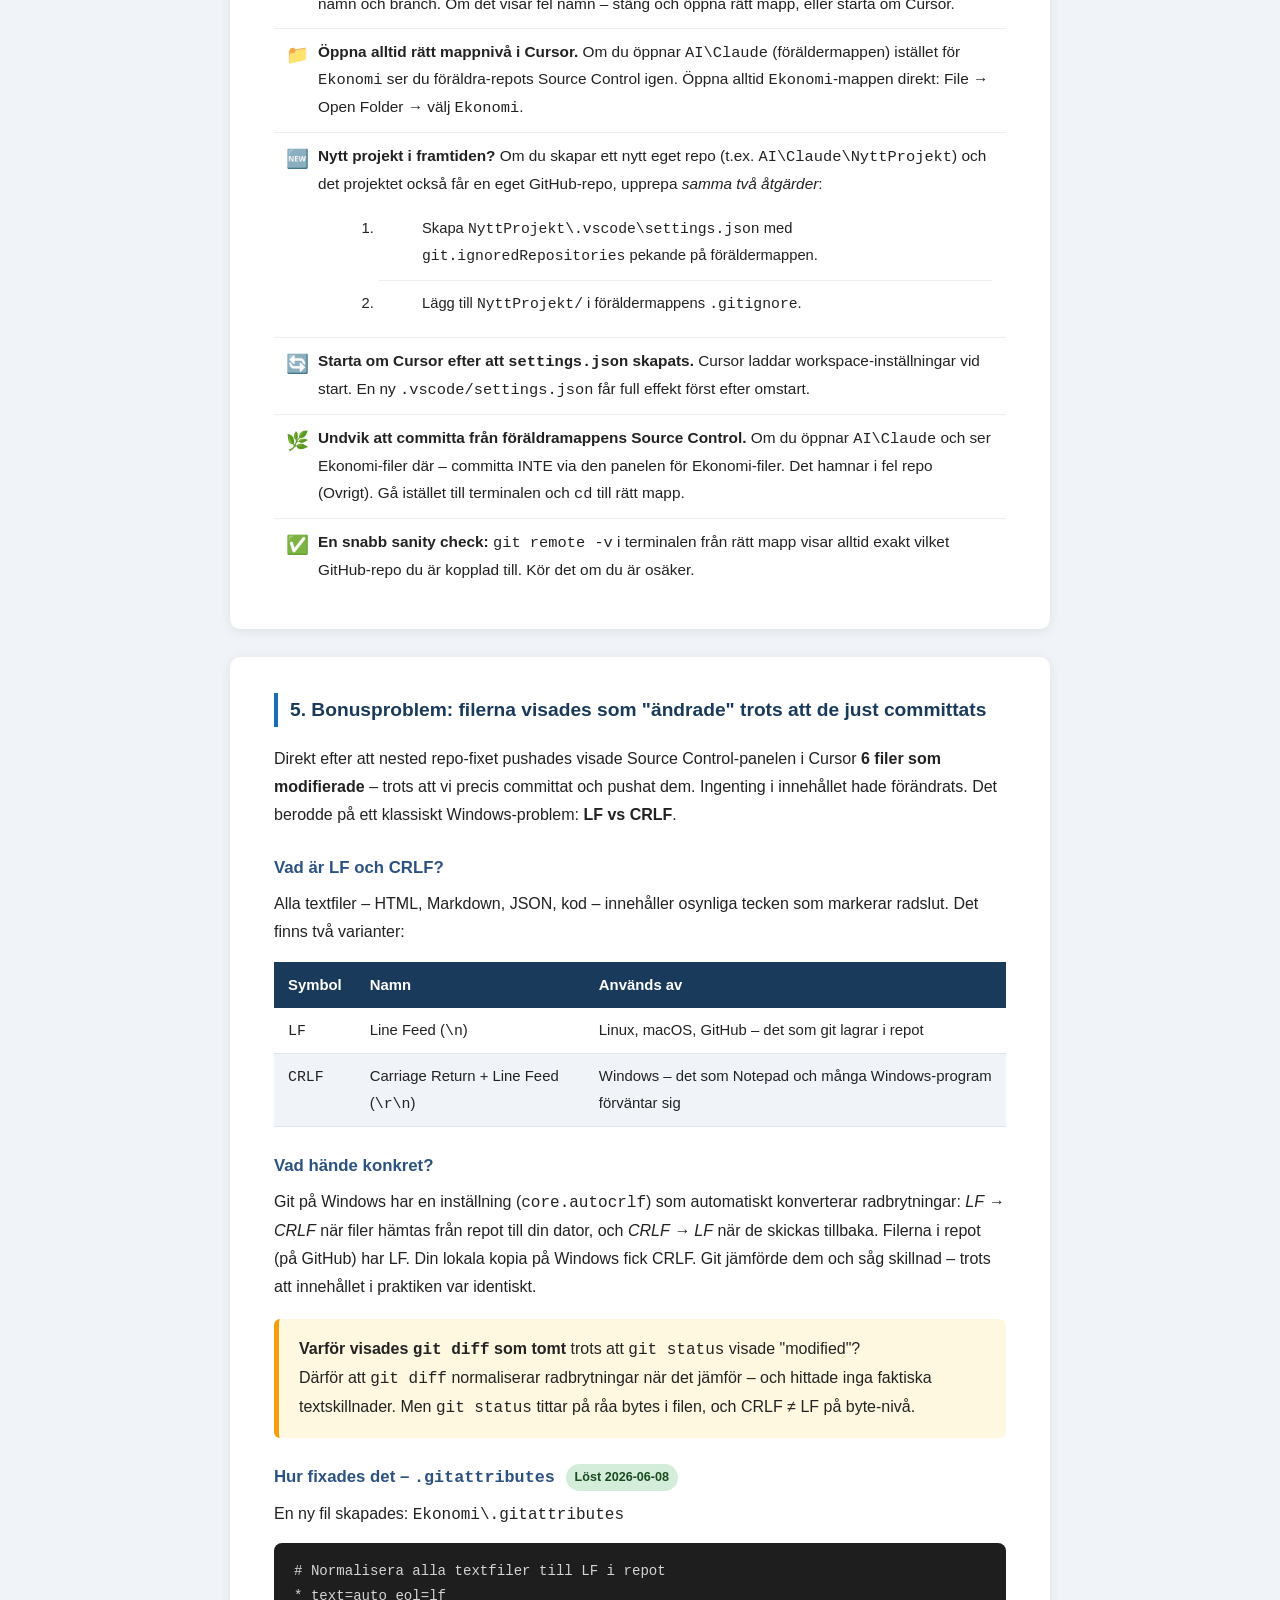
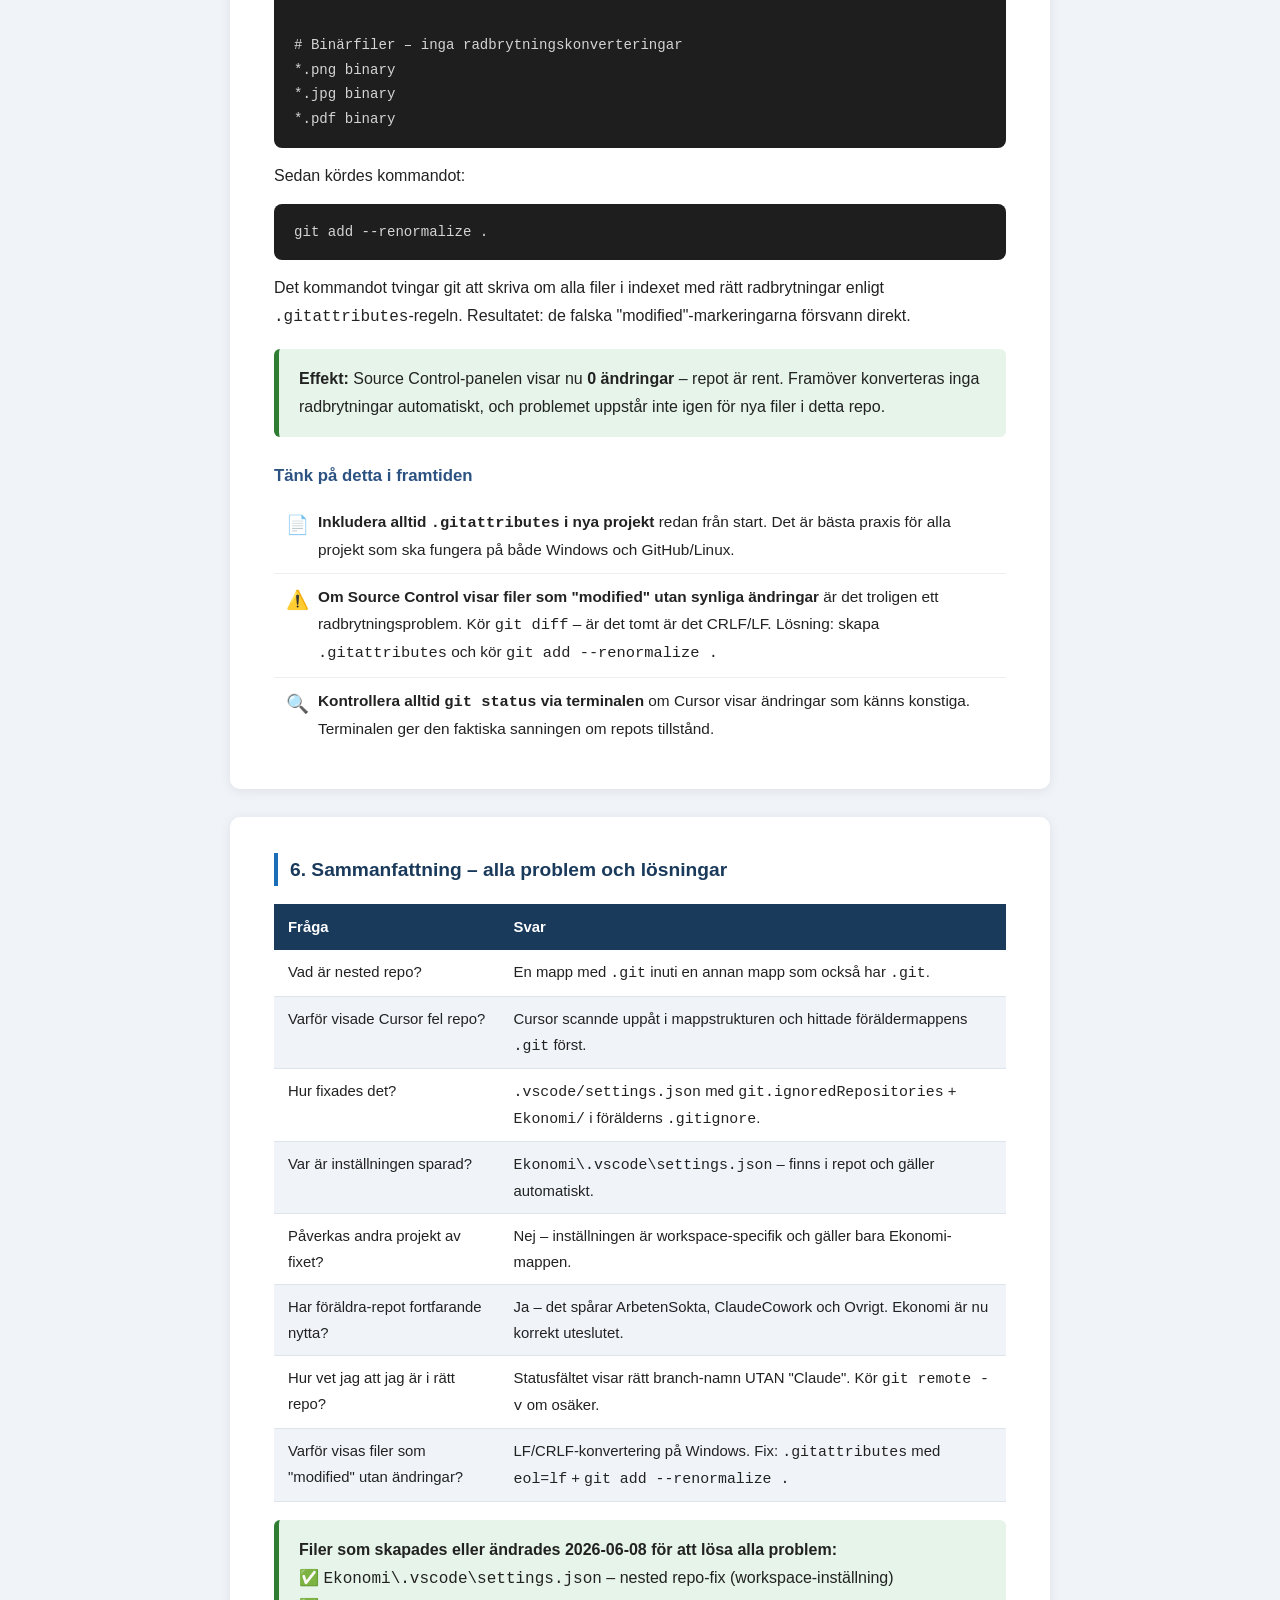
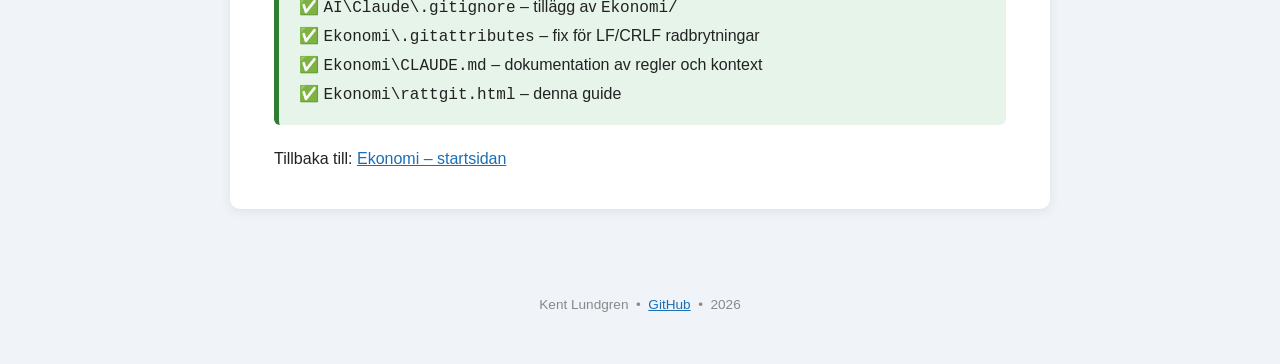
<file: rattgit.html>
<!DOCTYPE html>
<html lang="sv">
<head>
  <meta charset="UTF-8" />
  <meta name="viewport" content="width=device-width, initial-scale=1.0" />
  <title>Rätt Git-repo i Cursor – Guide för Ekonomi-projektet</title>
  <style>
    *, *::before, *::after { box-sizing: border-box; }
    body {
      font-family: "Segoe UI", Arial, sans-serif;
      font-size: 16px;
      line-height: 1.75;
      color: #222;
      background: #f0f4f9;
      margin: 0;
      padding: 0;
    }

    header {
      background: linear-gradient(135deg, #1a3a5c 0%, #2e7d32 100%);
      color: #fff;
      padding: 44px 24px 32px;
      text-align: center;
    }
    header h1 { font-size: 1.9em; margin: 0 0 8px; }
    header p { margin: 0; opacity: 0.88; font-size: 1em; }

    .container {
      max-width: 860px;
      margin: 40px auto 60px;
      padding: 0 20px;
    }

    /* Sektionskort */
    .card {
      background: #fff;
      border-radius: 10px;
      box-shadow: 0 2px 12px rgba(0,0,0,0.08);
      padding: 36px 44px;
      margin-bottom: 28px;
    }
    .card h2 {
      font-size: 1.2em;
      color: #1a3a5c;
      border-left: 4px solid #1a6eb5;
      padding-left: 12px;
      margin: 0 0 18px;
    }
    .card h3 {
      font-size: 1.05em;
      color: #2c5282;
      margin: 24px 0 8px;
    }
    .card p { margin: 0 0 14px; }
    .card p:last-child { margin-bottom: 0; }

    /* Callouts */
    .callout {
      border-radius: 6px;
      padding: 16px 20px;
      margin: 18px 0;
      border-left: 5px solid;
    }
    .callout.blå  { background: #e8f0fb; border-color: #1a6eb5; }
    .callout.grön { background: #e6f4ea; border-color: #2e7d32; }
    .callout.gul  { background: #fff8e1; border-color: #f59e0b; }
    .callout.röd  { background: #fde8e8; border-color: #c0392b; }
    .callout p:last-child { margin-bottom: 0; }

    /* Steg-lista */
    .steps { counter-reset: step; list-style: none; margin: 16px 0; padding: 0; }
    .steps li {
      counter-increment: step;
      display: flex;
      gap: 14px;
      margin-bottom: 14px;
      align-items: flex-start;
    }
    .steps li::before {
      content: counter(step);
      background: #1a3a5c;
      color: #fff;
      font-weight: bold;
      font-size: 0.85em;
      width: 26px;
      height: 26px;
      border-radius: 50%;
      display: flex;
      align-items: center;
      justify-content: center;
      flex-shrink: 0;
      margin-top: 2px;
    }

    /* Mapplayout-illustration */
    .tree {
      font-family: "Courier New", monospace;
      font-size: 0.9em;
      background: #1e1e1e;
      color: #d4d4d4;
      border-radius: 8px;
      padding: 20px 24px;
      margin: 16px 0;
      line-height: 1.8;
    }
    .tree .highlight { color: #4fc3f7; font-weight: bold; }
    .tree .ok        { color: #81c784; }
    .tree .bad       { color: #ef9a9a; }
    .tree .comment   { color: #999; }

    /* Kodruta */
    pre {
      background: #1e1e1e;
      color: #d4d4d4;
      border-radius: 8px;
      padding: 16px 20px;
      font-size: 0.88em;
      overflow-x: auto;
      margin: 14px 0;
    }
    code { font-family: "Courier New", monospace; }

    /* Åtgärdstabell */
    table { width: 100%; border-collapse: collapse; margin: 16px 0; font-size: 0.93em; }
    th { background: #1a3a5c; color: #fff; padding: 10px 14px; text-align: left; }
    td { padding: 9px 14px; border-bottom: 1px solid #dde4ec; vertical-align: top; }
    tr:nth-child(even) td { background: #f0f4f9; }

    /* Framtidspunkter */
    .future-list { list-style: none; margin: 0; padding: 0; }
    .future-list li {
      padding: 10px 14px 10px 44px;
      position: relative;
      border-bottom: 1px solid #eee;
      font-size: 0.96em;
    }
    .future-list li:last-child { border-bottom: none; }
    .future-list li::before {
      content: attr(data-icon);
      position: absolute;
      left: 12px;
      font-size: 1.2em;
    }

    .badge {
      display: inline-block;
      font-size: 0.75em;
      font-weight: bold;
      padding: 2px 9px;
      border-radius: 20px;
      vertical-align: middle;
      margin-left: 6px;
    }
    .badge-fix  { background: #d4edda; color: #1a4a20; }
    .badge-risk { background: #fde8b0; color: #7a4500; }

    footer { text-align: center; padding: 24px; font-size: 0.85em; color: #888; }
    hr { border: none; border-top: 1px solid #dde4ec; margin: 32px 0; }
    a { color: #1a6eb5; }

    /* Navigationsrad */
    .site-nav {
      background: #111d2e;
      display: flex;
      align-items: center;
      padding: 0 20px;
      height: 44px;
      font-size: 0.83em;
      position: sticky;
      top: 0;
      z-index: 100;
    }
    .site-nav .nav-brand {
      font-family: "Courier New", monospace;
      font-weight: bold;
      color: #7eb8f7;
      text-decoration: none;
      letter-spacing: 0.5px;
      margin-right: 24px;
      white-space: nowrap;
    }
    .site-nav .nav-brand:hover { color: #fff; }
    .site-nav .nav-links { display: flex; gap: 4px; flex: 1; }
    .site-nav .nav-links a {
      color: #9ab4cc;
      text-decoration: none;
      padding: 4px 12px;
      border-radius: 4px;
      transition: background 0.15s, color 0.15s;
      white-space: nowrap;
    }
    .site-nav .nav-links a:hover { background: #1e3a5f; color: #fff; }
    .site-nav .nav-links a.active { background: #1a6eb5; color: #fff; font-weight: 600; }
    .site-nav .nav-author { color: #566e88; font-size: 0.9em; white-space: nowrap; margin-left: auto; padding-left: 16px; }

    /* Diskret GitHub-länk, nedre vänstra hörnet */
    .github-corner {
      position: fixed;
      bottom: 14px;
      left: 14px;
      font-family: "Courier New", monospace;
      font-size: 0.78em;
      color: #aaa;
      text-decoration: none;
      opacity: 0.55;
      transition: opacity 0.2s, color 0.2s;
      z-index: 999;
    }
    .github-corner:hover { opacity: 1; color: #1a3a5c; }
  </style>
</head>
<body>

<!-- Navigationsrad -->
<nav class="site-nav">
  <a class="nav-brand" href="index.html">{ E } Ekonomi</a>
  <div class="nav-links">
    <a href="redovisning/index.html">Redovisning</a>
    <a href="redovisning/BAS/index.html">BAS – Startsida</a>
    <a href="redovisning/BAS/analys.html">BAS 2026 – Analys</a>
    <a href="redovisning/BAS/generell_revision.html">BAS och revision</a>
    <a href="rattgit.html" class="active">Git-guide</a>
  </div>
  <span class="nav-author">Kent Lundgren</span>
</nav>

<header>
  <h1>Rätt Git-repo i Cursor</h1>
  <p>Vad som hände, vad som gjordes, och vad du ska tänka på i framtiden</p>
</header>

<div class="container">

  <!-- ══════════════════ DEL 1 – VAD SOM HÄNDE ══════════════════ -->
  <div class="card">
    <h2>1. Vad som hände – problemet förklarat</h2>

    <p>
      Den 8 juni 2026 skapades ett nytt git-repo inne i <code>Ekonomi</code>-mappen.
      Det var rätt beslut – Ekonomi fick ett eget GitHub-repo. Men det uppstod
      ett klassiskt problem: <strong>nested repo</strong> (inbäddat git-repo).
    </p>

    <h3>Mappstrukturen ser ut så här</h3>

    <div class="tree">
C:\Users\kentl\OneDrive\AI\Claude\<span class="bad">    ← HAR .git  (repo: Ovrigt)</span>
    ├── ArbetenSokta\
    ├── ClaudeCowork\
    ├── <span class="highlight">Ekonomi\</span><span class="ok">              ← HAR EGET .git  (repo: Ekonomi)</span>
    │   ├── .git\<span class="ok">             ← Ekonomis eget git-repo</span>
    │   ├── index.html
    │   └── redovisning\BAS\analys.html
    └── Ovrigt\
    </div>

    <p>
      Ekonomi-mappen har ett <em>eget</em> <code>.git</code>, men ligger inuti en
      annan mapp (<code>AI\Claude</code>) som <em>också</em> har ett <code>.git</code>.
      Det kallas <strong>nested repo</strong>.
    </p>

    <h3>Varför visade Cursor fel repo?</h3>

    <p>
      När Cursor öppnar en mapp letar den efter <code>.git</code> – inte bara i
      den öppnade mappen, utan <em>också uppåt</em> i mappstrukturen. Cursor
      hittade föräldramappens <code>.git</code> (vid <code>AI\Claude</code>) och
      visade <em>det</em> repots git-status i Source Control-panelen.
    </p>

    <div class="callout röd">
      <p>
        <strong>Konsekvensen:</strong> Source Control-panelen visade ändringar
        från <code>ArbetenSokta</code>, <code>ClaudeCowork</code>, <code>Ovrigt</code>
        m.fl. – filer som inte alls tillhör Ekonomi-projektet. Om Kent hade
        klickat "✓ Commit" i GUI:t hade det committat till <em>fel</em> repo
        (Ovrigt på GitHub), inte till Ekonomi.
      </p>
    </div>
  </div>

  <!-- ══════════════════ DEL 2 – VAD SOM GJORDES ══════════════════ -->
  <div class="card">
    <h2>2. Vad som gjordes – de två åtgärderna <span class="badge badge-fix">Löst 2026-06-08</span></h2>

    <table>
      <thead><tr><th>Åtgärd</th><th>Fil</th><th>Effekt</th></tr></thead>
      <tbody>
        <tr>
          <td><strong>1. Workspace-inställning</strong></td>
          <td><code>Ekonomi\.vscode\settings.json</code></td>
          <td>Cursor ignorerar föräldra-repot när Ekonomi är öppet</td>
        </tr>
        <tr>
          <td><strong>2. Gitignore-tillägg</strong></td>
          <td><code>AI\Claude\.gitignore</code></td>
          <td>Föräldra-repot slutar spåra filer i Ekonomi-mappen</td>
        </tr>
      </tbody>
    </table>

    <h3>Åtgärd 1 i detalj – <code>.vscode\settings.json</code></h3>
    <p>
      En ny fil skapades: <code>C:\Users\kentl\OneDrive\AI\Claude\Ekonomi\.vscode\settings.json</code>
    </p>
    <pre><code>{
  // Talar om för Cursor: "ignorera föräldramappens git-repo
  // när du arbetar i Ekonomi-workspacet."
  "git.ignoredRepositories": [
    "C:\\Users\\kentl\\OneDrive\\AI\\Claude"
  ]
}</code></pre>
    <p>
      Inställningen är <em>workspace-specifik</em> – den gäller bara när
      Ekonomi-mappen är öppnad i Cursor. Andra mappar påverkas inte.
    </p>

    <div class="callout grön">
      <p>
        <strong>Effekt:</strong> Cursors Source Control-panel visar nu
        <em>enbart</em> Ekonomi-repots ändringar. Commit-knappen i GUI:t
        arbetar mot <code>github.com/kentlundgren/Ekonomi</code>.
      </p>
    </div>

    <h3>Åtgärd 2 i detalj – föräldra-repots <code>.gitignore</code></h3>
    <p>
      Följande rad lades till i <code>C:\Users\kentl\OneDrive\AI\Claude\.gitignore</code>:
    </p>
    <pre><code># Ekonomi har eget git-repo och egen GitHub – ignoreras här
Ekonomi/</code></pre>
    <p>
      Föräldra-repot (<code>Ovrigt</code> på GitHub) slutar nu se och spåra
      filer inuti <code>Ekonomi</code>-mappen. Det är rent och logiskt –
      Ekonomi lever sitt eget liv.
    </p>
  </div>

  <!-- ══════════════════ DEL 3 – SÅ COMMITAR OCH PUSHAR DU ══════════════════ -->
  <div class="card">
    <h2>3. Så commitar och pushar du i Cursor (efter omstart)</h2>

    <p>
      När Cursor startas om med Ekonomi-mappen öppnad gäller <code>.vscode/settings.json</code>
      och Source Control visar rätt repo. Då kan du använda GUI:t direkt:
    </p>

    <ol class="steps">
      <li>
        Öppna Source Control-panelen: klicka på gren-ikonen i vänster sidofält,
        eller tryck <strong>Ctrl+Shift+G</strong>.
      </li>
      <li>
        Kontrollera att det i listan <em>bara</em> syns filer från Ekonomi-projektet
        (index.html, analys.html, README.md osv.) – inga filer från ArbetenSokta
        eller ClaudeCowork.
      </li>
      <li>
        Skriv ditt commit-meddelande i textrutan överst i Source Control-panelen.
      </li>
      <li>
        Klicka <strong>"✓ Commit"</strong> (eller Ctrl+Enter).
      </li>
      <li>
        Klicka <strong>"Sync Changes"</strong> (eller "Push") för att föra över
        till GitHub.
      </li>
    </ol>

    <div class="callout blå">
      <p>
        <strong>Dubbelkolla alltid statusfältet längst ner i Cursor.</strong>
        Det ska stå <strong>"main"</strong> (eller aktuell branch) och
        <em>inte</em> "Claude" (föräldramappens namn). Om det står "Claude"
        har Cursor inte laddat workspace-inställningen – starta om Cursor och
        försök igen.
      </p>
    </div>

    <h3>Terminalen som backup</h3>
    <p>
      Om GUI:t mot förmodan skulle bete sig konstigt, öppna terminalen
      (Ctrl+Ö) och kör:
    </p>
    <pre><code>cd "C:\Users\kentl\OneDrive\AI\Claude\Ekonomi"
git remote -v            # Ska visa: origin → Ekonomi.git
git status               # Ska bara visa Ekonomi-filer
git add .
git commit -m "Ditt meddelande"
git push</code></pre>
  </div>

  <!-- ══════════════════ DEL 4 – TÄNK PÅ DETTA I FRAMTIDEN ══════════════════ -->
  <div class="card">
    <h2>4. Tänk på detta i framtiden <span class="badge badge-risk">Viktigt</span></h2>

    <ul class="future-list">
      <li data-icon="🔍">
        <strong>Kontrollera alltid statusfältet längst ner i Cursor</strong>
        innan du commitar. Det ska visa rätt repo-namn och branch.
        Om det visar fel namn – stäng och öppna rätt mapp, eller starta om Cursor.
      </li>
      <li data-icon="📁">
        <strong>Öppna alltid rätt mappnivå i Cursor.</strong>
        Om du öppnar <code>AI\Claude</code> (föräldermappen) istället för
        <code>Ekonomi</code> ser du föräldra-repots Source Control igen.
        Öppna alltid <code>Ekonomi</code>-mappen direkt: File → Open Folder →
        välj <code>Ekonomi</code>.
      </li>
      <li data-icon="🆕">
        <strong>Nytt projekt i framtiden?</strong>
        Om du skapar ett nytt eget repo (t.ex. <code>AI\Claude\NyttProjekt</code>)
        och det projektet också får en eget GitHub-repo, upprepa
        <em>samma två åtgärder</em>:
        <ol style="margin:8px 0 0 20px;">
          <li>Skapa <code>NyttProjekt\.vscode\settings.json</code> med
            <code>git.ignoredRepositories</code> pekande på föräldermappen.</li>
          <li>Lägg till <code>NyttProjekt/</code> i föräldermappens
            <code>.gitignore</code>.</li>
        </ol>
      </li>
      <li data-icon="🔄">
        <strong>Starta om Cursor efter att <code>settings.json</code> skapats.</strong>
        Cursor laddar workspace-inställningar vid start. En ny
        <code>.vscode/settings.json</code> får full effekt först efter omstart.
      </li>
      <li data-icon="🌿">
        <strong>Undvik att committa från föräldramappens Source Control.</strong>
        Om du öppnar <code>AI\Claude</code> och ser Ekonomi-filer där – committa
        INTE via den panelen för Ekonomi-filer. Det hamnar i fel repo (Ovrigt).
        Gå istället till terminalen och <code>cd</code> till rätt mapp.
      </li>
      <li data-icon="✅">
        <strong>En snabb sanity check:</strong>
        <code>git remote -v</code> i terminalen från rätt mapp visar alltid
        exakt vilket GitHub-repo du är kopplad till. Kör det om du är osäker.
      </li>
    </ul>
  </div>

  <!-- ══════════════════ DEL 5 – LF/CRLF RADBRYTNINGAR ══════════════════ -->
  <div class="card">
    <h2>5. Bonusproblem: filerna visades som "ändrade" trots att de just committats</h2>

    <p>
      Direkt efter att nested repo-fixet pushades visade Source Control-panelen
      i Cursor <strong>6 filer som modifierade</strong> – trots att vi precis
      committat och pushat dem. Ingenting i innehållet hade förändrats.
      Det berodde på ett klassiskt Windows-problem: <strong>LF vs CRLF</strong>.
    </p>

    <h3>Vad är LF och CRLF?</h3>
    <p>
      Alla textfiler – HTML, Markdown, JSON, kod – innehåller osynliga tecken
      som markerar radslut. Det finns två varianter:
    </p>

    <table>
      <thead><tr><th>Symbol</th><th>Namn</th><th>Används av</th></tr></thead>
      <tbody>
        <tr>
          <td><code>LF</code></td>
          <td>Line Feed (<code>\n</code>)</td>
          <td>Linux, macOS, GitHub – det som git lagrar i repot</td>
        </tr>
        <tr>
          <td><code>CRLF</code></td>
          <td>Carriage Return + Line Feed (<code>\r\n</code>)</td>
          <td>Windows – det som Notepad och många Windows-program förväntar sig</td>
        </tr>
      </tbody>
    </table>

    <h3>Vad hände konkret?</h3>
    <p>
      Git på Windows har en inställning (<code>core.autocrlf</code>) som
      automatiskt konverterar radbrytningar: <em>LF → CRLF</em> när filer
      hämtas från repot till din dator, och <em>CRLF → LF</em> när de skickas
      tillbaka. Filerna i repot (på GitHub) har LF. Din lokala kopia på Windows
      fick CRLF. Git jämförde dem och såg skillnad – trots att innehållet
      i praktiken var identiskt.
    </p>

    <div class="callout gul">
      <p>
        <strong>Varför visades <code>git diff</code> som tomt</strong> trots att
        <code>git status</code> visade "modified"?<br>
        Därför att <code>git diff</code> normaliserar radbrytningar när det jämför –
        och hittade inga faktiska textskillnader. Men <code>git status</code> tittar
        på råa bytes i filen, och CRLF ≠ LF på byte-nivå.
      </p>
    </div>

    <h3>Hur fixades det – <code>.gitattributes</code> <span class="badge badge-fix">Löst 2026-06-08</span></h3>
    <p>
      En ny fil skapades: <code>Ekonomi\.gitattributes</code>
    </p>
    <pre><code># Normalisera alla textfiler till LF i repot
* text=auto eol=lf

# Binärfiler – inga radbrytningskonverteringar
*.png binary
*.jpg binary
*.pdf binary</code></pre>

    <p>
      Sedan kördes kommandot:
    </p>
    <pre><code>git add --renormalize .</code></pre>

    <p>
      Det kommandot tvingar git att skriva om alla filer i indexet med rätt
      radbrytningar enligt <code>.gitattributes</code>-regeln.
      Resultatet: de falska "modified"-markeringarna försvann direkt.
    </p>

    <div class="callout grön">
      <p>
        <strong>Effekt:</strong> Source Control-panelen visar nu
        <strong>0 ändringar</strong> – repot är rent.
        Framöver konverteras inga radbrytningar automatiskt, och problemet
        uppstår inte igen för nya filer i detta repo.
      </p>
    </div>

    <h3>Tänk på detta i framtiden</h3>
    <ul class="future-list">
      <li data-icon="📄">
        <strong>Inkludera alltid <code>.gitattributes</code> i nya projekt</strong>
        redan från start. Det är bästa praxis för alla projekt som ska fungera
        på både Windows och GitHub/Linux.
      </li>
      <li data-icon="⚠️">
        <strong>Om Source Control visar filer som "modified" utan synliga ändringar</strong>
        är det troligen ett radbrytningsproblem. Kör <code>git diff</code> – är
        det tomt är det CRLF/LF. Lösning: skapa <code>.gitattributes</code> och
        kör <code>git add --renormalize .</code>
      </li>
      <li data-icon="🔍">
        <strong>Kontrollera alltid <code>git status</code> via terminalen</strong>
        om Cursor visar ändringar som känns konstiga. Terminalen ger den
        faktiska sanningen om repots tillstånd.
      </li>
    </ul>
  </div>

  <!-- ══════════════════ DEL 6 – SAMMANFATTNING ══════════════════ -->
  <div class="card">
    <h2>6. Sammanfattning – alla problem och lösningar</h2>

    <table>
      <thead><tr><th>Fråga</th><th>Svar</th></tr></thead>
      <tbody>
        <tr>
          <td>Vad är nested repo?</td>
          <td>En mapp med <code>.git</code> inuti en annan mapp som också har <code>.git</code>.</td>
        </tr>
        <tr>
          <td>Varför visade Cursor fel repo?</td>
          <td>Cursor scannde uppåt i mappstrukturen och hittade föräldermappens <code>.git</code> först.</td>
        </tr>
        <tr>
          <td>Hur fixades det?</td>
          <td><code>.vscode/settings.json</code> med <code>git.ignoredRepositories</code> + <code>Ekonomi/</code> i förälderns <code>.gitignore</code>.</td>
        </tr>
        <tr>
          <td>Var är inställningen sparad?</td>
          <td><code>Ekonomi\.vscode\settings.json</code> – finns i repot och gäller automatiskt.</td>
        </tr>
        <tr>
          <td>Påverkas andra projekt av fixet?</td>
          <td>Nej – inställningen är workspace-specifik och gäller bara Ekonomi-mappen.</td>
        </tr>
        <tr>
          <td>Har föräldra-repot fortfarande nytta?</td>
          <td>Ja – det spårar ArbetenSokta, ClaudeCowork och Ovrigt. Ekonomi är nu korrekt uteslutet.</td>
        </tr>
        <tr>
          <td>Hur vet jag att jag är i rätt repo?</td>
          <td>Statusfältet visar rätt branch-namn UTAN "Claude". Kör <code>git remote -v</code> om osäker.</td>
        </tr>
        <tr>
          <td>Varför visas filer som "modified" utan ändringar?</td>
          <td>LF/CRLF-konvertering på Windows. Fix: <code>.gitattributes</code> med <code>eol=lf</code> + <code>git add --renormalize .</code></td>
        </tr>
      </tbody>
    </table>

    <div class="callout grön">
      <p>
        <strong>Filer som skapades eller ändrades 2026-06-08 för att lösa alla problem:</strong><br>
        ✅ <code>Ekonomi\.vscode\settings.json</code> – nested repo-fix (workspace-inställning)<br>
        ✅ <code>AI\Claude\.gitignore</code> – tillägg av <code>Ekonomi/</code><br>
        ✅ <code>Ekonomi\.gitattributes</code> – fix för LF/CRLF radbrytningar<br>
        ✅ <code>Ekonomi\CLAUDE.md</code> – dokumentation av regler och kontext<br>
        ✅ <code>Ekonomi\rattgit.html</code> – denna guide
      </p>
    </div>

    <p style="margin-top:20px;">
      Tillbaka till: <a href="index.html">Ekonomi – startsidan</a>
    </p>
  </div>

</div><!-- /container -->

<footer>
  Kent Lundgren &nbsp;&bull;&nbsp;
  <a href="https://github.com/kentlundgren/Ekonomi">GitHub</a>
  &nbsp;&bull;&nbsp; 2026
</footer>

<a class="github-corner" href="https://github.com/kentlundgren/Ekonomi" target="_blank">{ } GitHub</a>
</body>
</html>
</file>
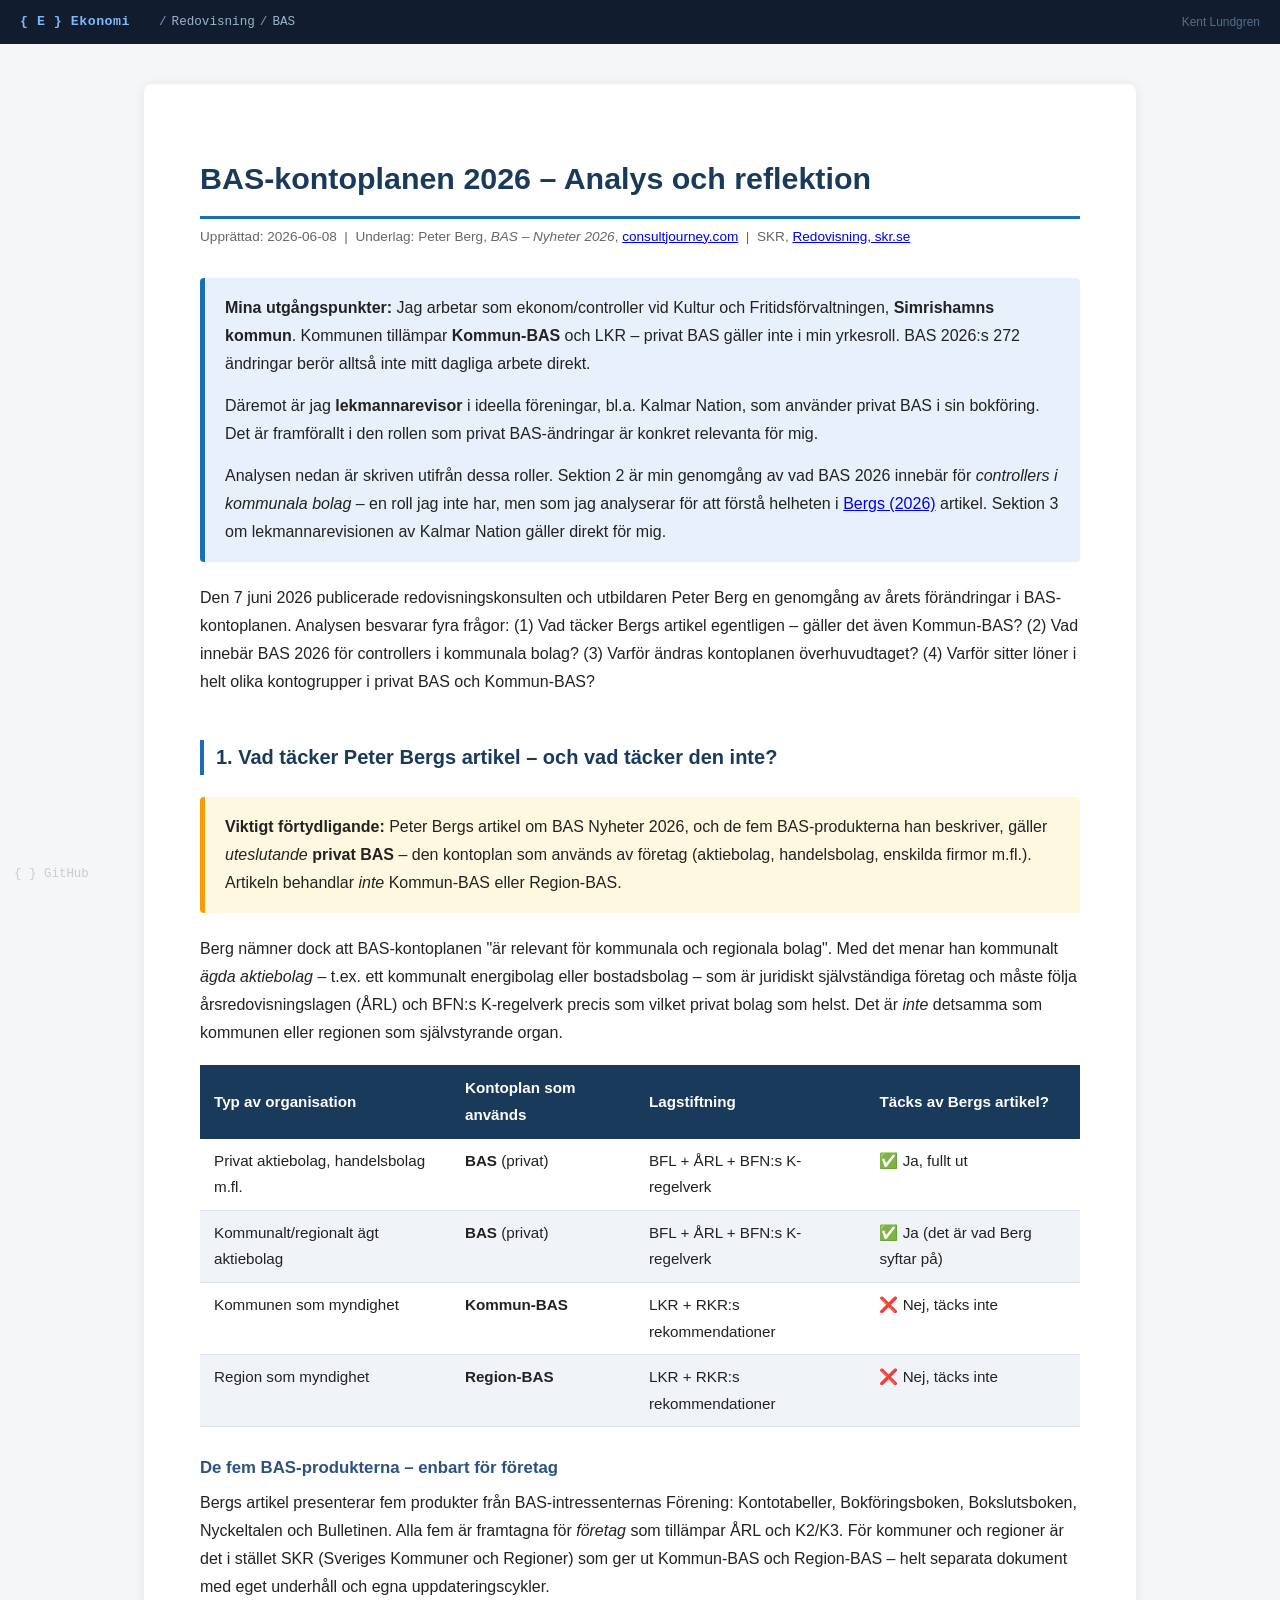
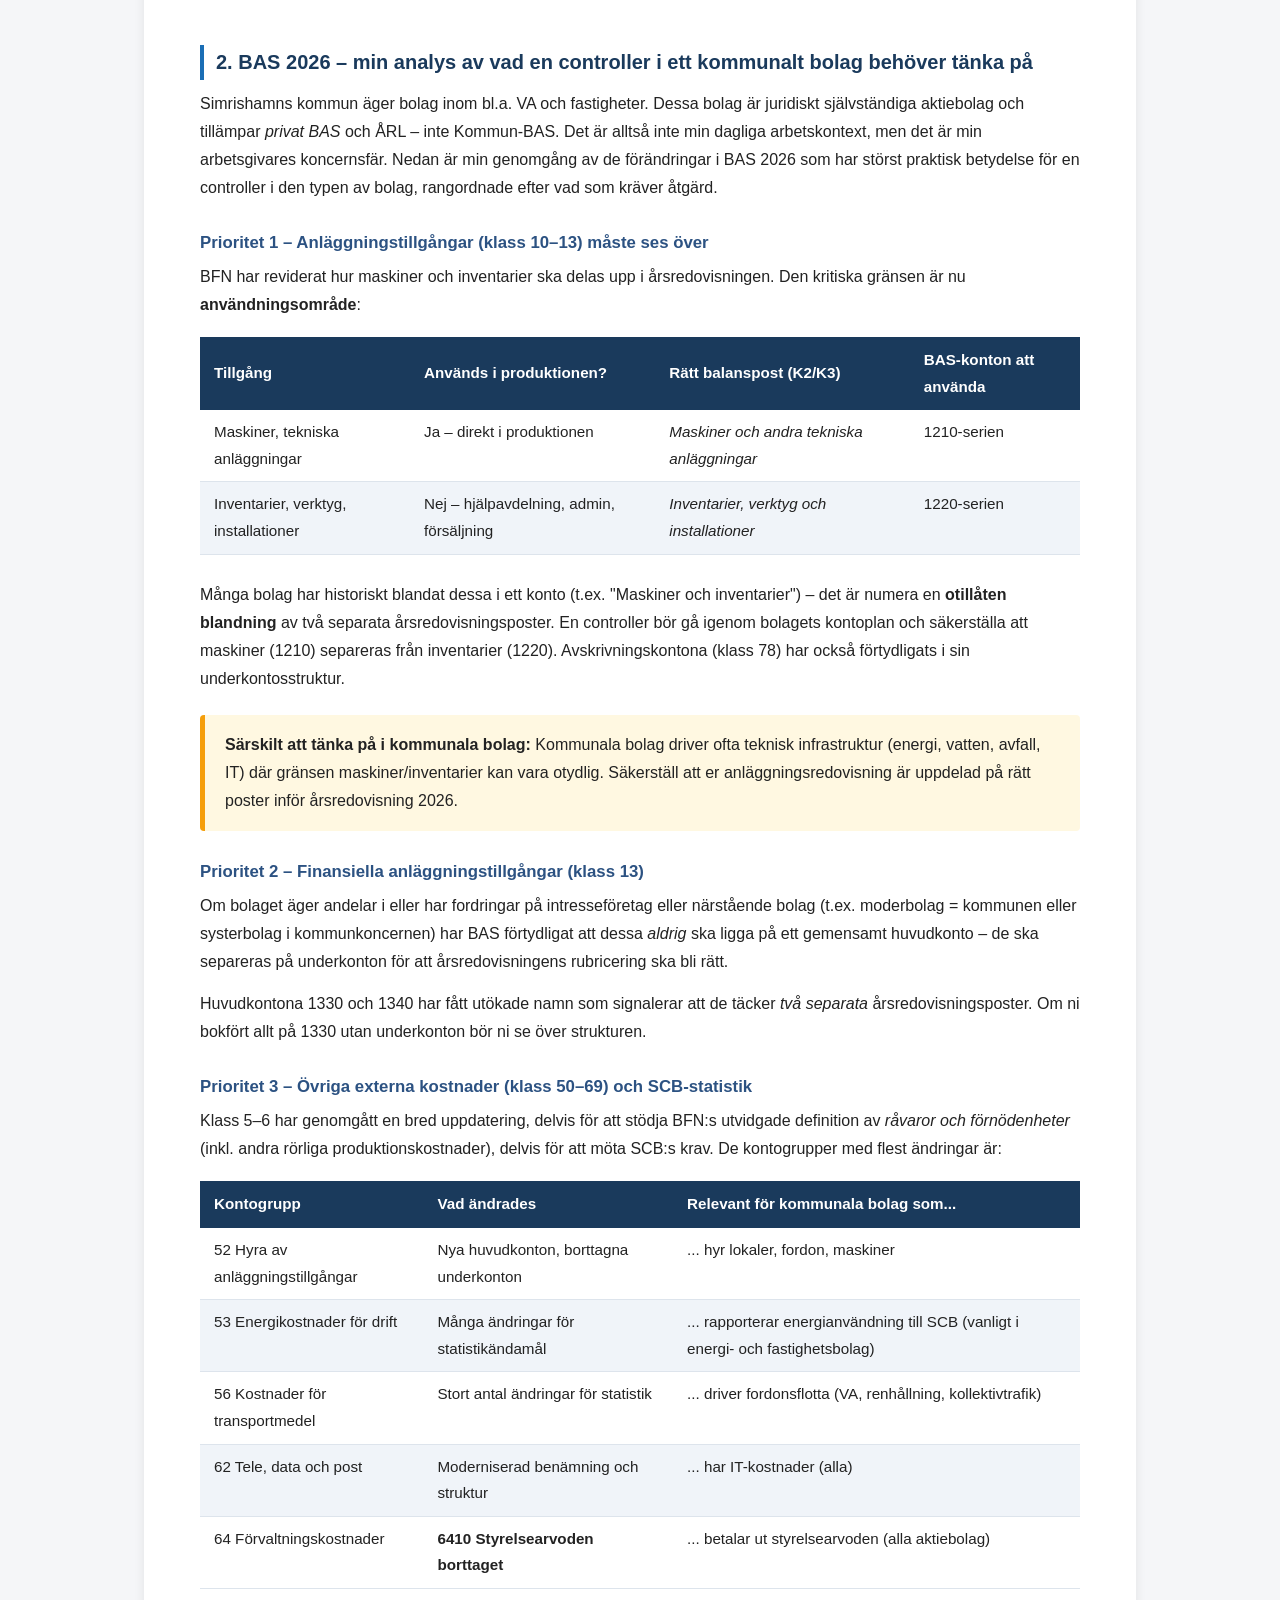
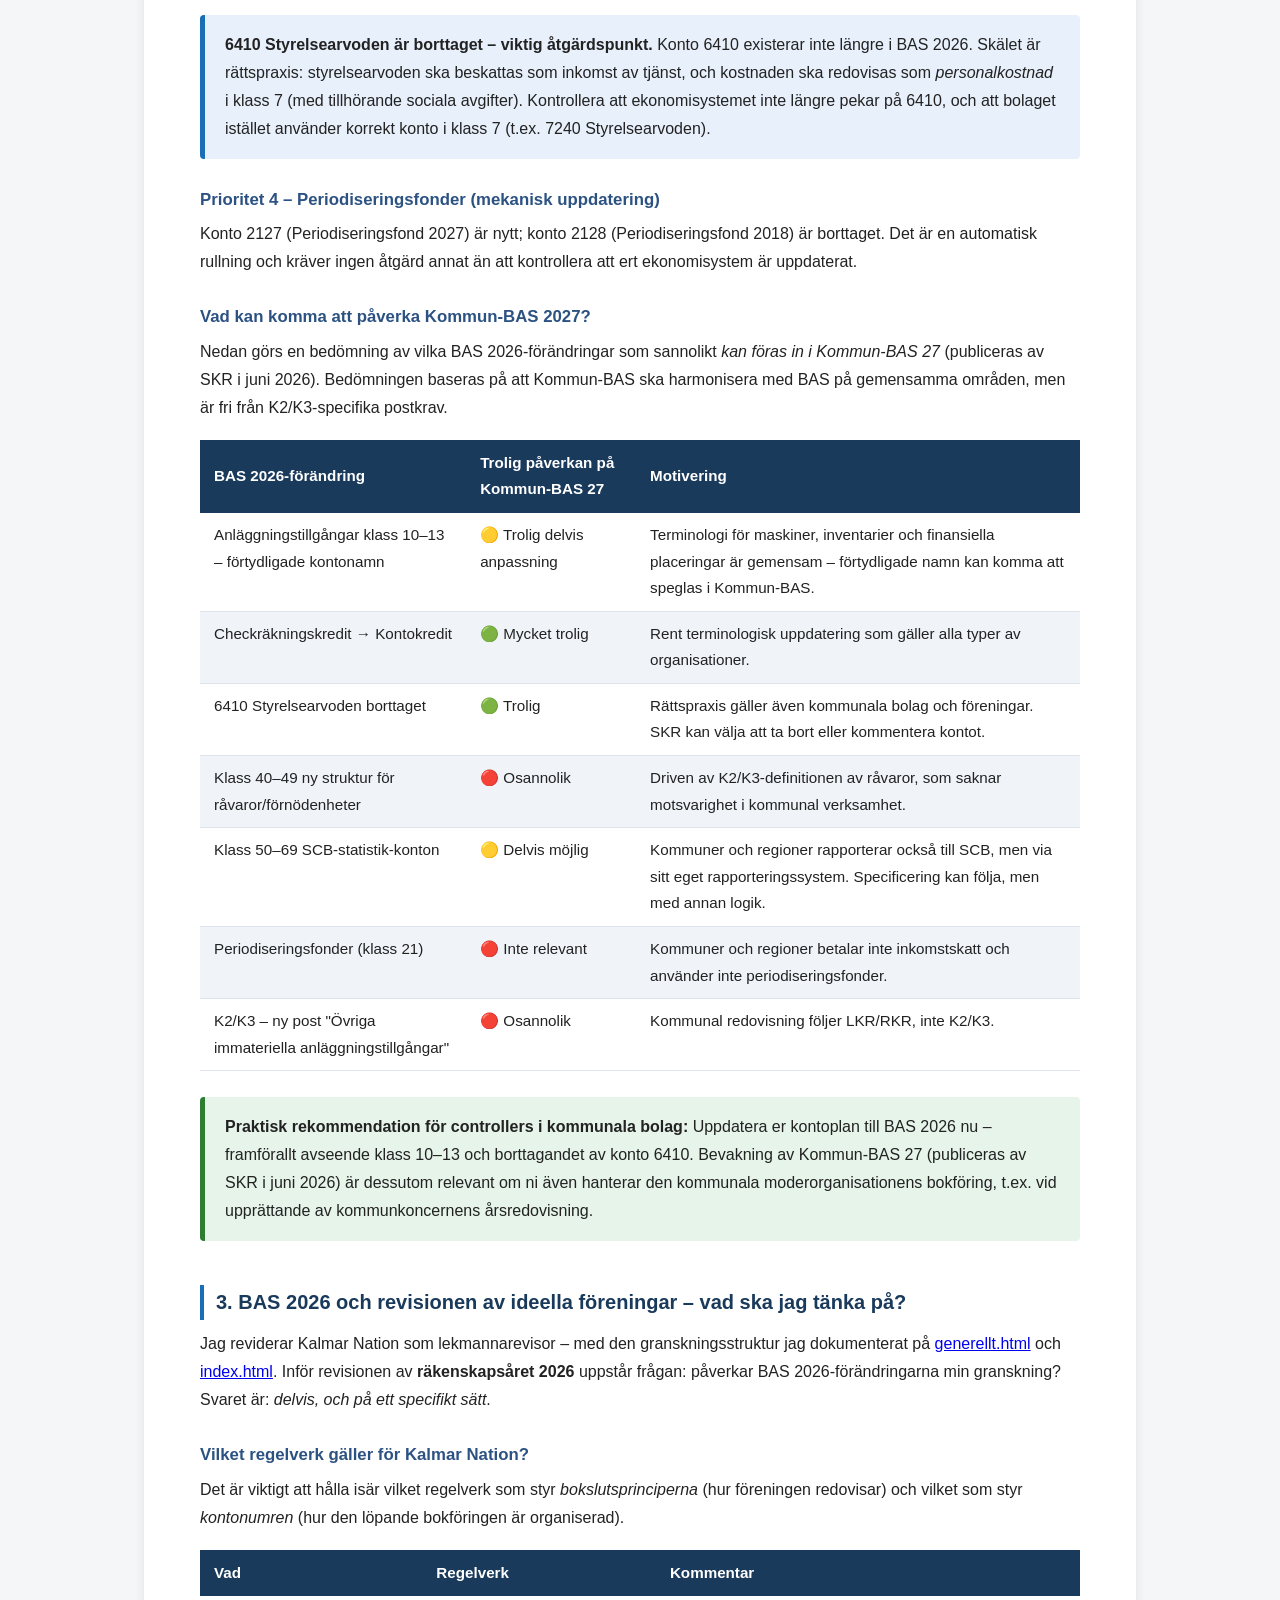
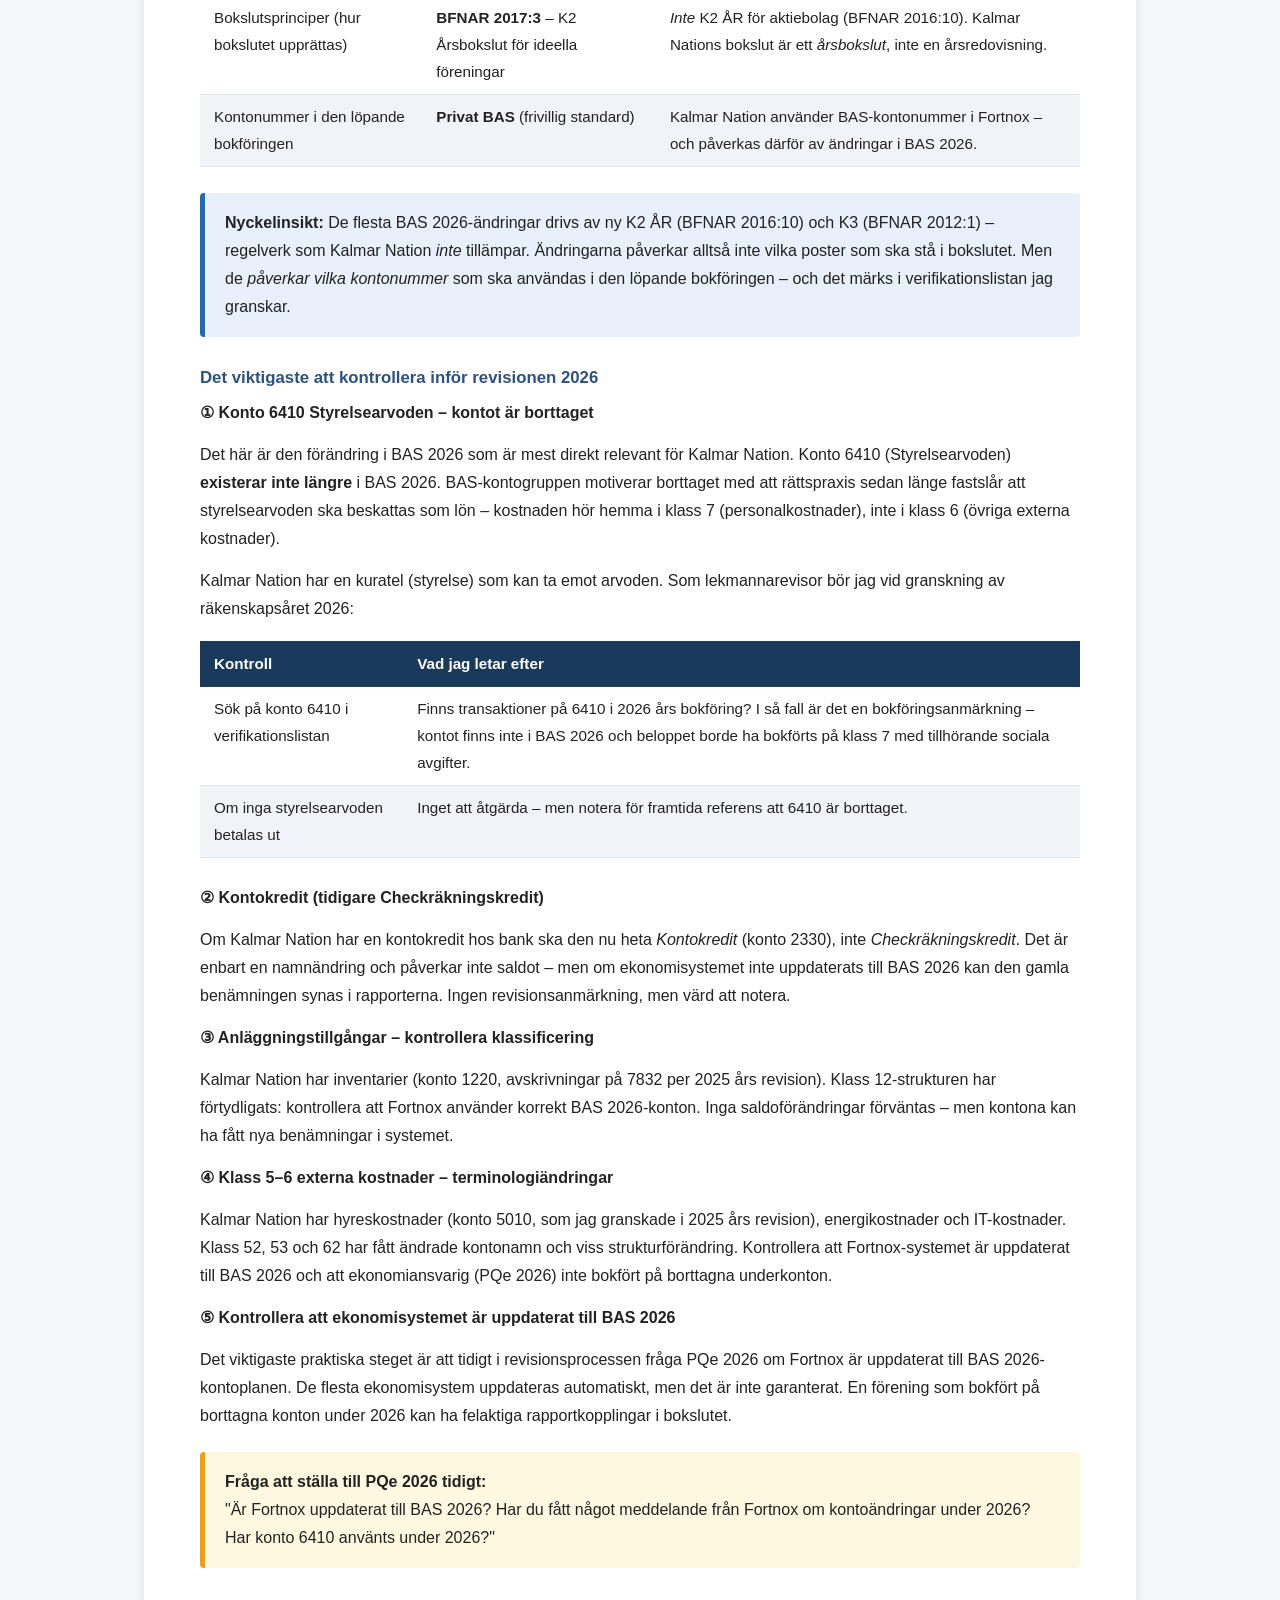
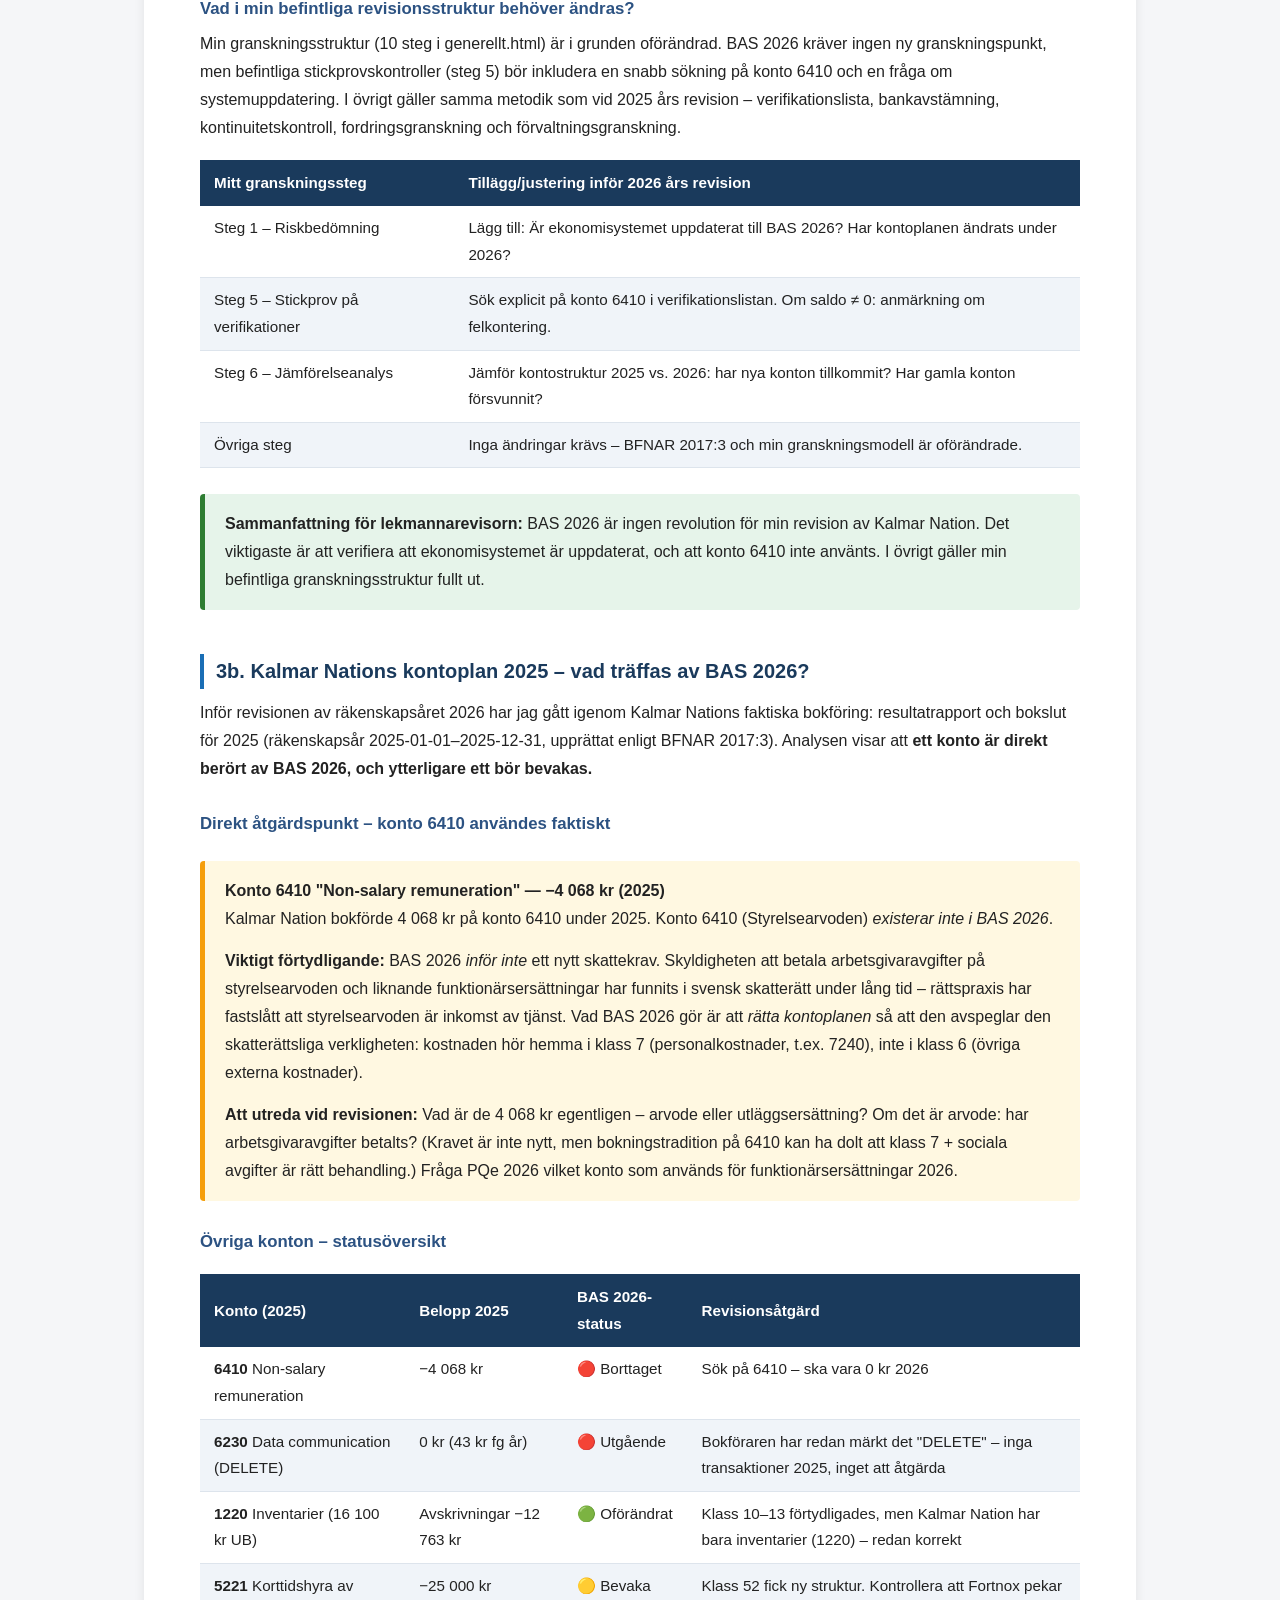
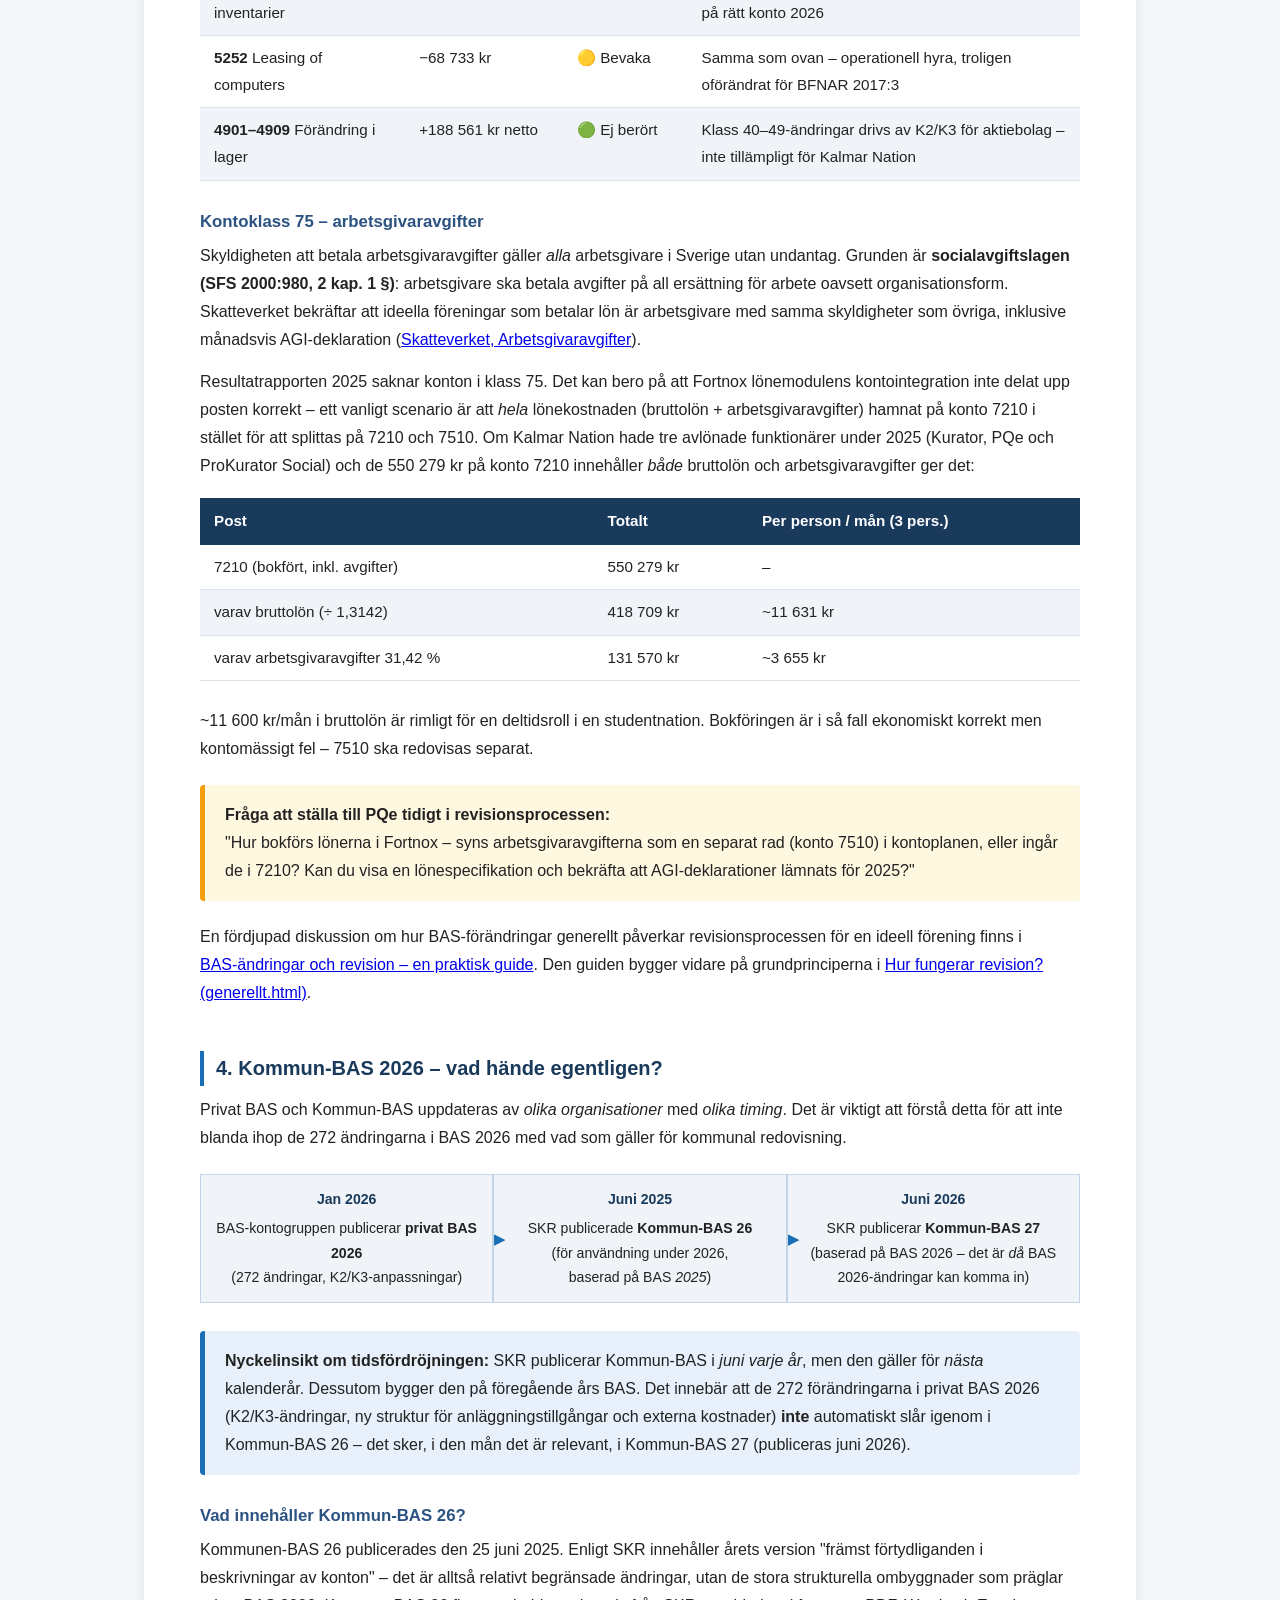
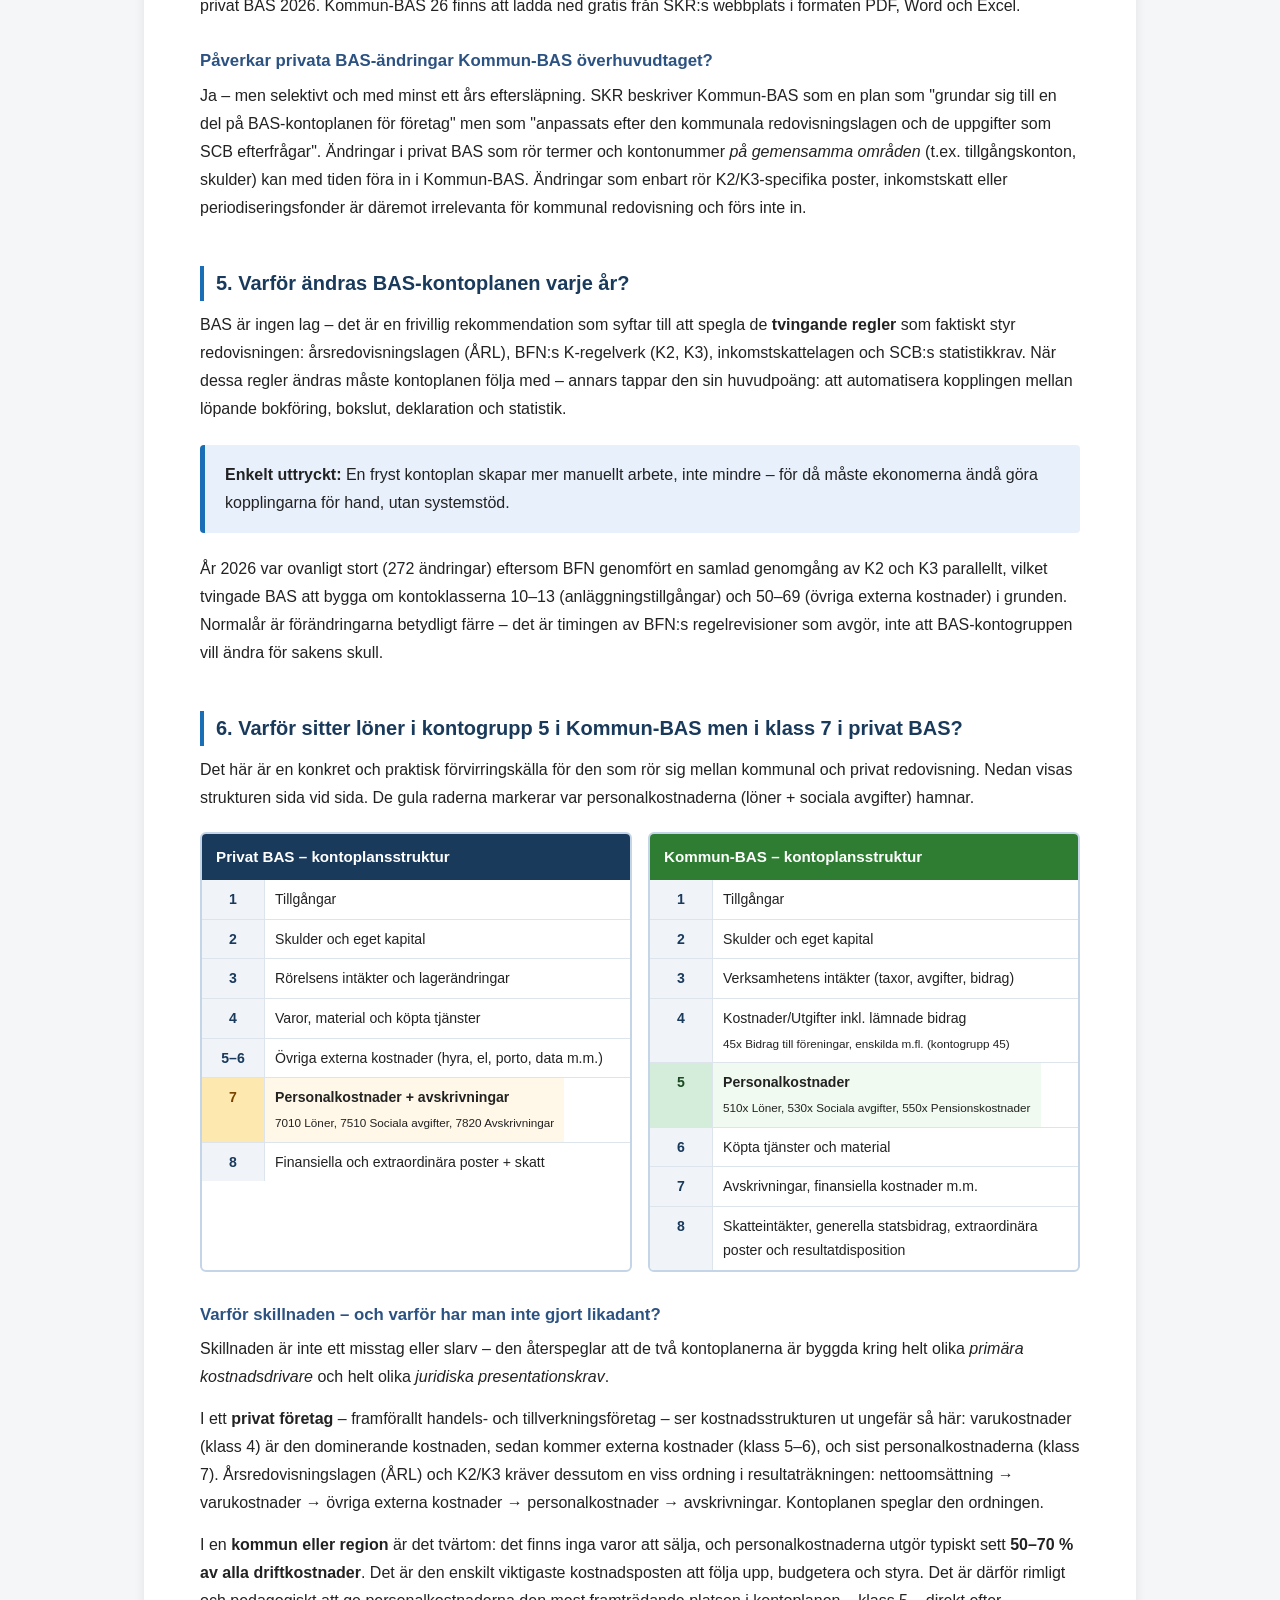
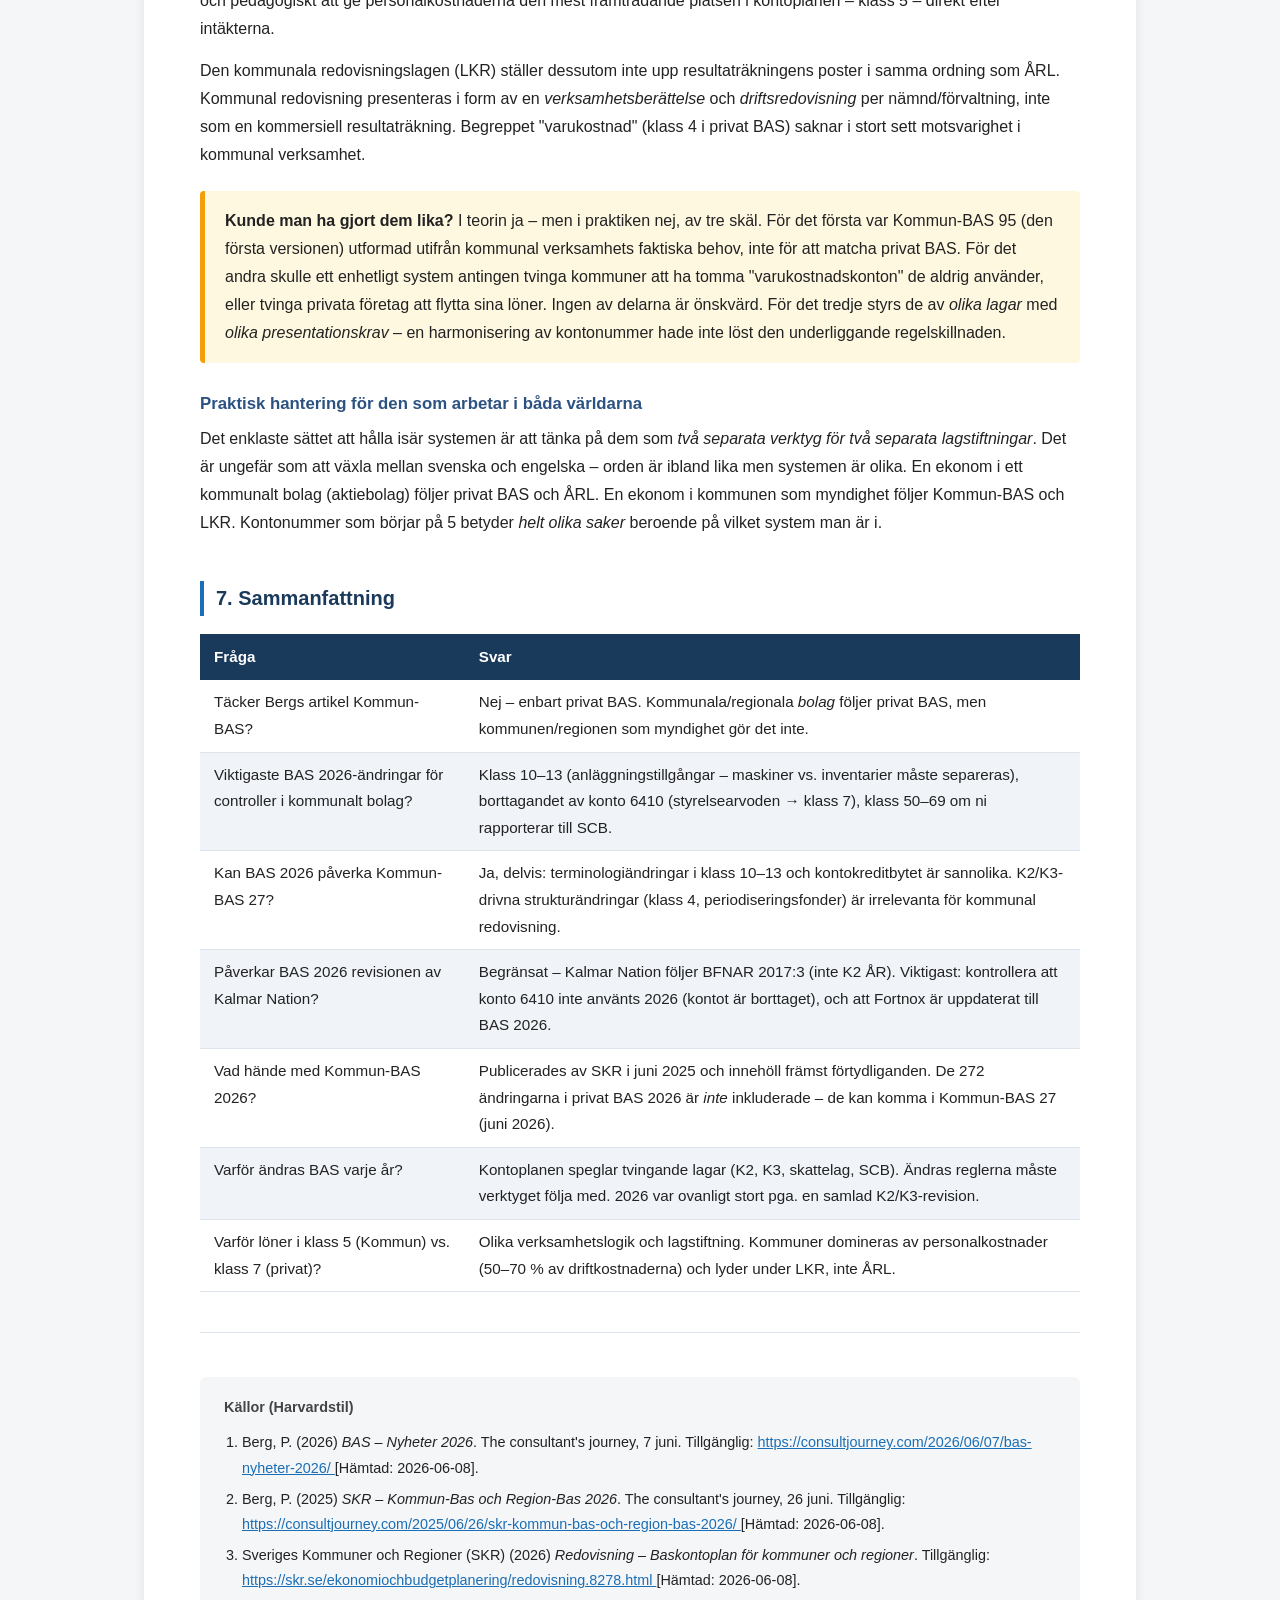
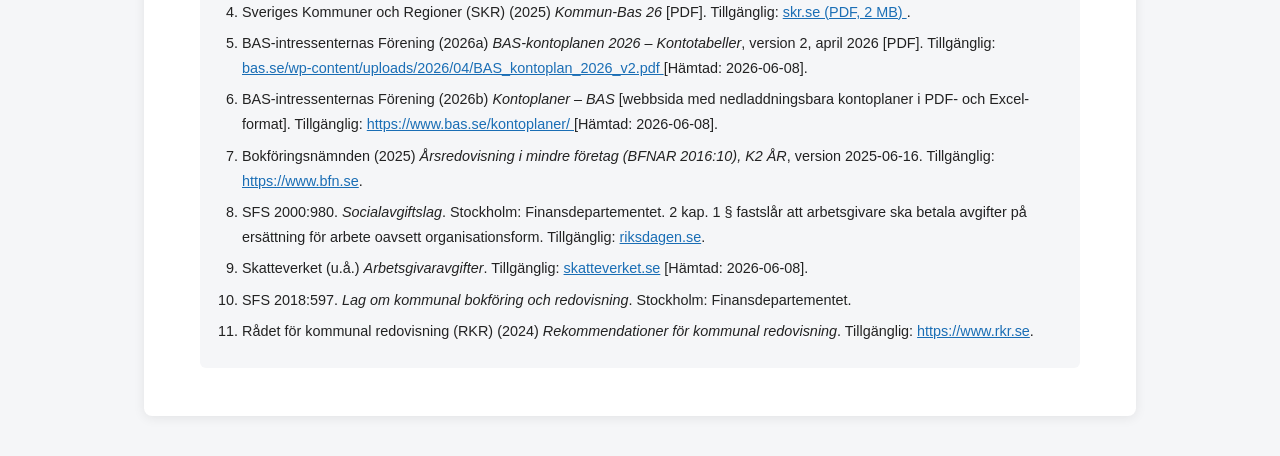
<file: redovisning/BAS/analys.html>
<!DOCTYPE html>
<html lang="sv">
<head>
  <meta charset="UTF-8" />
  <meta name="viewport" content="width=device-width, initial-scale=1.0" />
  <title>BAS 2026 – Analys</title>
  <style>
    body {
      font-family: "Segoe UI", Arial, sans-serif;
      font-size: 16px;
      line-height: 1.75;
      color: #222;
      background: #f5f6f8;
      margin: 0;
      padding: 0;
    }

    .container {
      max-width: 880px;
      margin: 40px auto;
      background: #fff;
      border-radius: 8px;
      box-shadow: 0 2px 12px rgba(0,0,0,0.08);
      padding: 48px 56px;
    }

    h1 {
      font-size: 1.9em;
      color: #1a3a5c;
      border-bottom: 3px solid #1a6eb5;
      padding-bottom: 10px;
      margin-bottom: 6px;
    }

    h2 {
      font-size: 1.25em;
      color: #1a3a5c;
      margin-top: 44px;
      margin-bottom: 10px;
      border-left: 4px solid #1a6eb5;
      padding-left: 12px;
    }

    h3 {
      font-size: 1.05em;
      color: #2c5282;
      margin-top: 26px;
      margin-bottom: 6px;
    }

    p { margin: 0 0 14px 0; }

    /* Tabell */
    table {
      width: 100%;
      border-collapse: collapse;
      margin: 18px 0 26px 0;
      font-size: 0.95em;
    }
    th {
      background: #1a3a5c;
      color: #fff;
      padding: 10px 14px;
      text-align: left;
    }
    td {
      padding: 9px 14px;
      border-bottom: 1px solid #dde4ec;
      vertical-align: top;
    }
    tr:nth-child(even) td { background: #f0f4f9; }

    /* Callout-rutor */
    .callout {
      background: #e8f0fb;
      border-left: 5px solid #1a6eb5;
      border-radius: 4px;
      padding: 16px 20px;
      margin: 22px 0;
    }
    .callout.gul {
      background: #fff8e1;
      border-left-color: #f59e0b;
    }
    .callout.gron {
      background: #e6f4ea;
      border-left-color: #2e7d32;
    }
    .callout.blå {
      background: #e8f0fb;
      border-left-color: #1a6eb5;
    }
    .callout p:last-child { margin-bottom: 0; }

    /* Citatruta */
    blockquote {
      background: #f9f9f9;
      border-left: 4px solid #aaa;
      margin: 16px 0;
      padding: 10px 18px;
      font-style: italic;
      color: #444;
    }
    blockquote cite {
      display: block;
      margin-top: 6px;
      font-size: 0.85em;
      font-style: normal;
      color: #666;
    }

    /* Tidslinje för uppdateringscykeln */
    .timeline {
      display: flex;
      gap: 0;
      margin: 22px 0 28px 0;
      font-size: 0.88em;
    }
    .tl-step {
      flex: 1;
      background: #f0f4f9;
      border: 1px solid #c5d5e8;
      padding: 12px 14px;
      position: relative;
      text-align: center;
    }
    .tl-step:not(:last-child)::after {
      content: "▶";
      position: absolute;
      right: -14px;
      top: 50%;
      transform: translateY(-50%);
      color: #1a6eb5;
      font-size: 1.1em;
      z-index: 1;
    }
    .tl-step .tl-label {
      font-weight: bold;
      color: #1a3a5c;
      display: block;
      margin-bottom: 4px;
    }

    /* Kontoplanjämförelse – sidorienterad */
    .kp-compare {
      display: grid;
      grid-template-columns: 1fr 1fr;
      gap: 16px;
      margin: 20px 0 28px 0;
    }
    .kp-box {
      border: 2px solid #c5d5e8;
      border-radius: 6px;
      overflow: hidden;
    }
    .kp-box-header {
      background: #1a3a5c;
      color: #fff;
      padding: 10px 14px;
      font-weight: bold;
      font-size: 0.95em;
    }
    .kp-box-header.kommunal { background: #2e7d32; }
    .kp-row {
      display: flex;
      border-bottom: 1px solid #dde4ec;
      font-size: 0.88em;
    }
    .kp-row:last-child { border-bottom: none; }
    .kp-nr {
      width: 42px;
      flex-shrink: 0;
      background: #f0f4f9;
      padding: 7px 10px;
      font-weight: bold;
      color: #1a3a5c;
      text-align: center;
      border-right: 1px solid #dde4ec;
    }
    .kp-nr.highlight { background: #fde8b0; color: #7a4500; }
    .kp-nr.highlight2 { background: #d4edda; color: #1a4a20; }
    .kp-desc { padding: 7px 10px; }
    .kp-desc.highlight { background: #fff8e8; }
    .kp-desc.highlight2 { background: #f0faf0; }

    /* Källförteckning */
    .sources {
      background: #f5f6f8;
      border-radius: 6px;
      padding: 18px 24px;
      margin-top: 44px;
      font-size: 0.9em;
    }
    .sources h2 {
      border: none;
      padding: 0;
      margin-top: 0;
      font-size: 1em;
      color: #444;
    }
    .sources ol { margin: 8px 0 0 18px; padding: 0; }
    .sources li { margin-bottom: 6px; }
    .sources a { color: #1a6eb5; }

    .meta { font-size: 0.85em; color: #666; margin-bottom: 30px; }

    hr { border: none; border-top: 1px solid #dde4ec; margin: 40px 0; }

    /* Navigationsrad */
    .site-nav {
      background: #111d2e;
      display: flex;
      align-items: center;
      padding: 0 20px;
      height: 44px;
      font-size: 0.83em;
      position: sticky;
      top: 0;
      z-index: 100;
    }
    .site-nav .nav-brand {
      font-family: "Courier New", monospace;
      font-weight: bold;
      color: #7eb8f7;
      text-decoration: none;
      letter-spacing: 0.5px;
      margin-right: 24px;
      white-space: nowrap;
    }
    .site-nav .nav-brand:hover { color: #fff; }
    .site-nav .nav-links { display: flex; gap: 4px; flex: 1; }
    .site-nav .nav-links a {
      color: #9ab4cc;
      text-decoration: none;
      padding: 4px 12px;
      border-radius: 4px;
      transition: background 0.15s, color 0.15s;
      white-space: nowrap;
    }
    .site-nav .nav-links a:hover { background: #1e3a5f; color: #fff; }
    .site-nav .nav-links a.active { background: #1a6eb5; color: #fff; font-weight: 600; }
    .site-nav .nav-author { color: #566e88; font-size: 0.9em; white-space: nowrap; margin-left: auto; padding-left: 16px; }
    .nav-sep { color: #7a9bbf; margin: 0 5px; font-family: "Courier New", monospace; font-size: 0.95em; }
    .nav-crumb { color: #9ab4cc; text-decoration: none; font-family: "Courier New", monospace; font-size: 0.95em; white-space: nowrap; }
    .nav-crumb:hover { color: #fff; }

    /* Diskret GitHub-länk, nedre vänstra hörnet */
    .github-corner {
      position: fixed;
      bottom: 14px;
      left: 14px;
      font-family: "Courier New", monospace;
      font-size: 0.78em;
      color: #aaa;
      text-decoration: none;
      opacity: 0.55;
      transition: opacity 0.2s, color 0.2s;
      z-index: 999;
    }
    .github-corner:hover { opacity: 1; color: #1a3a5c; }

    /* Badge */
    .badge {
      display: inline-block;
      font-size: 0.75em;
      font-weight: bold;
      padding: 2px 8px;
      border-radius: 20px;
      vertical-align: middle;
      margin-left: 6px;
    }
    .badge-privat { background: #dce8fb; color: #1a3a5c; }
    .badge-kommunal { background: #d4edda; color: #1a4a20; }
  </style>
</head>
<body>

<!-- Navigationsrad -->
<nav class="site-nav">
  <a class="nav-brand" href="../../index.html">{ E } Ekonomi</a>
  <span class="nav-sep">/</span>
  <a class="nav-crumb" href="../index.html">Redovisning</a>
  <span class="nav-sep">/</span>
  <a class="nav-crumb" href="index.html">BAS</a>
  <span class="nav-author">Kent Lundgren</span>
</nav>

<div class="container">

  <!-- ═══════════════════ RUBRIK ═══════════════════ -->
  <h1>BAS-kontoplanen 2026 – Analys och reflektion</h1>
  <p class="meta">
    Upprättad: 2026-06-08 &nbsp;|&nbsp;
    Underlag: Peter Berg, <em>BAS – Nyheter 2026</em>,
    <a href="https://consultjourney.com/2026/06/07/bas-nyheter-2026/" target="_blank">consultjourney.com</a>
    &nbsp;|&nbsp;
    SKR, <a href="https://skr.se/ekonomiochbudgetplanering/redovisning.8278.html" target="_blank">Redovisning, skr.se</a>
  </p>

  <div class="callout blå">
    <p>
      <strong>Mina utgångspunkter:</strong>
      Jag arbetar som ekonom/controller vid Kultur och Fritidsförvaltningen,
      <strong>Simrishamns kommun</strong>. Kommunen tillämpar <strong>Kommun-BAS</strong>
      och LKR – privat BAS gäller inte i min yrkesroll. BAS 2026:s 272 ändringar
      berör alltså inte mitt dagliga arbete direkt.
    </p>
    <p>
      Däremot är jag <strong>lekmannarevisor</strong> i ideella föreningar, bl.a.
      Kalmar Nation, som använder privat BAS i sin bokföring. Det är framförallt
      i den rollen som privat BAS-ändringar är konkret relevanta för mig.
    </p>
    <p>
      Analysen nedan är skriven utifrån dessa roller. Sektion 2 är min genomgång
      av vad BAS 2026 innebär för <em>controllers i kommunala bolag</em> – en roll
      jag inte har, men som jag analyserar för att förstå helheten i
      <a href="https://consultjourney.com/2026/06/07/bas-nyheter-2026/" target="_blank">Bergs (2026)</a>
      artikel. Sektion 3 om lekmannarevisionen av Kalmar Nation gäller direkt för mig.
    </p>
  </div>

  <p>
    Den 7 juni 2026 publicerade redovisningskonsulten och utbildaren Peter Berg en genomgång av
    årets förändringar i BAS-kontoplanen. Analysen besvarar fyra frågor:
    (1) Vad täcker Bergs artikel egentligen – gäller det även Kommun-BAS?
    (2) Vad innebär BAS 2026 för controllers i kommunala bolag?
    (3) Varför ändras kontoplanen överhuvudtaget?
    (4) Varför sitter löner i helt olika kontogrupper i privat BAS och Kommun-BAS?
  </p>

  <!-- ═══════════════════════════════════════════════
       DEL 1 – VAD TÄCKER BERGS ARTIKEL?
  ════════════════════════════════════════════════ -->
  <h2>1. Vad täcker Peter Bergs artikel – och vad täcker den inte?</h2>

  <div class="callout gul">
    <p>
      <strong>Viktigt förtydligande:</strong> Peter Bergs artikel om BAS Nyheter 2026,
      och de fem BAS-produkterna han beskriver, gäller <em>uteslutande</em>
      <strong>privat BAS</strong> – den kontoplan som används av företag (aktiebolag,
      handelsbolag, enskilda firmor m.fl.). Artikeln behandlar <em>inte</em> Kommun-BAS
      eller Region-BAS.
    </p>
  </div>

  <p>
    Berg nämner dock att BAS-kontoplanen "är relevant för kommunala och regionala bolag".
    Med det menar han kommunalt <em>ägda aktiebolag</em> – t.ex. ett kommunalt energibolag
    eller bostadsbolag – som är juridiskt självständiga företag och måste följa
    årsredovisningslagen (ÅRL) och BFN:s K-regelverk precis som vilket privat bolag som helst.
    Det är <em>inte</em> detsamma som kommunen eller regionen som självstyrande organ.
  </p>

  <table>
    <thead>
      <tr>
        <th>Typ av organisation</th>
        <th>Kontoplan som används</th>
        <th>Lagstiftning</th>
        <th>Täcks av Bergs artikel?</th>
      </tr>
    </thead>
    <tbody>
      <tr>
        <td>Privat aktiebolag, handelsbolag m.fl.</td>
        <td><strong>BAS</strong> (privat)</td>
        <td>BFL + ÅRL + BFN:s K-regelverk</td>
        <td>✅ Ja, fullt ut</td>
      </tr>
      <tr>
        <td>Kommunalt/regionalt ägt aktiebolag</td>
        <td><strong>BAS</strong> (privat)</td>
        <td>BFL + ÅRL + BFN:s K-regelverk</td>
        <td>✅ Ja (det är vad Berg syftar på)</td>
      </tr>
      <tr>
        <td>Kommunen som myndighet</td>
        <td><strong>Kommun-BAS</strong></td>
        <td>LKR + RKR:s rekommendationer</td>
        <td>❌ Nej, täcks inte</td>
      </tr>
      <tr>
        <td>Region som myndighet</td>
        <td><strong>Region-BAS</strong></td>
        <td>LKR + RKR:s rekommendationer</td>
        <td>❌ Nej, täcks inte</td>
      </tr>
    </tbody>
  </table>

  <h3>De fem BAS-produkterna – enbart för företag</h3>
  <p>
    Bergs artikel presenterar fem produkter från BAS-intressenternas Förening:
    Kontotabeller, Bokföringsboken, Bokslutsboken, Nyckeltalen och Bulletinen.
    Alla fem är framtagna för <em>företag</em> som tillämpar ÅRL och K2/K3.
    För kommuner och regioner är det i stället SKR (Sveriges Kommuner och Regioner)
    som ger ut Kommun-BAS och Region-BAS – helt separata dokument med eget
    underhåll och egna uppdateringscykler.
  </p>

  <!-- ═══════════════════════════════════════════════
       NYT KAPITEL A – CONTROLLER I OFFENTLIGA BOLAG
  ════════════════════════════════════════════════ -->
  <h2>2. BAS 2026 – min analys av vad en controller i ett kommunalt bolag behöver tänka på</h2>

  <p>
    Simrishamns kommun äger bolag inom bl.a. VA och fastigheter. Dessa bolag är
    juridiskt självständiga aktiebolag och tillämpar <em>privat BAS</em> och ÅRL –
    inte Kommun-BAS. Det är alltså inte min dagliga arbetskontext, men det är min
    arbetsgivares koncernsfär. Nedan är min genomgång av de förändringar i
    BAS 2026 som har störst praktisk betydelse för en controller i den typen av bolag,
    rangordnade efter vad som kräver åtgärd.
  </p>

  <h3>Prioritet 1 – Anläggningstillgångar (klass 10–13) måste ses över</h3>
  <p>
    BFN har reviderat hur maskiner och inventarier ska delas upp i årsredovisningen.
    Den kritiska gränsen är nu <strong>användningsområde</strong>:
  </p>
  <table>
    <thead>
      <tr>
        <th>Tillgång</th>
        <th>Används i produktionen?</th>
        <th>Rätt balanspost (K2/K3)</th>
        <th>BAS-konton att använda</th>
      </tr>
    </thead>
    <tbody>
      <tr>
        <td>Maskiner, tekniska anläggningar</td>
        <td>Ja – direkt i produktionen</td>
        <td><em>Maskiner och andra tekniska anläggningar</em></td>
        <td>1210-serien</td>
      </tr>
      <tr>
        <td>Inventarier, verktyg, installationer</td>
        <td>Nej – hjälpavdelning, admin, försäljning</td>
        <td><em>Inventarier, verktyg och installationer</em></td>
        <td>1220-serien</td>
      </tr>
    </tbody>
  </table>
  <p>
    Många bolag har historiskt blandat dessa i ett konto (t.ex. "Maskiner och inventarier")
    – det är numera en <strong>otillåten blandning</strong> av två separata
    årsredovisningsposter. En controller bör gå igenom bolagets kontoplan och säkerställa
    att maskiner (1210) separeras från inventarier (1220). Avskrivningskontona
    (klass 78) har också förtydligats i sin underkontosstruktur.
  </p>

  <div class="callout gul">
    <p>
      <strong>Särskilt att tänka på i kommunala bolag:</strong> Kommunala bolag driver
      ofta teknisk infrastruktur (energi, vatten, avfall, IT) där gränsen
      maskiner/inventarier kan vara otydlig. Säkerställ att er anläggningsredovisning
      är uppdelad på rätt poster inför årsredovisning 2026.
    </p>
  </div>

  <h3>Prioritet 2 – Finansiella anläggningstillgångar (klass 13)</h3>
  <p>
    Om bolaget äger andelar i eller har fordringar på intresseföretag eller
    närstående bolag (t.ex. moderbolag = kommunen eller systerbolag i kommunkoncernen)
    har BAS förtydligat att dessa <em>aldrig</em> ska ligga på ett gemensamt
    huvudkonto – de ska separeras på underkonton för att årsredovisningens
    rubricering ska bli rätt.
  </p>
  <p>
    Huvud­kontona 1330 och 1340 har fått utökade namn som signalerar att de täcker
    <em>två separata</em> årsredovisningsposter. Om ni bokfört allt på 1330 utan
    underkonton bör ni se över strukturen.
  </p>

  <h3>Prioritet 3 – Övriga externa kostnader (klass 50–69) och SCB-statistik</h3>
  <p>
    Klass 5–6 har genomgått en bred uppdatering, delvis för att stödja BFN:s utvidgade
    definition av <em>råvaror och förnödenheter</em> (inkl. andra rörliga
    produktionskostnader), delvis för att möta SCB:s krav. De kontogrupper med
    flest ändringar är:
  </p>
  <table>
    <thead><tr><th>Kontogrupp</th><th>Vad ändrades</th><th>Relevant för kommunala bolag som...</th></tr></thead>
    <tbody>
      <tr>
        <td>52 Hyra av anläggningstillgångar</td>
        <td>Nya huvudkonton, borttagna underkonton</td>
        <td>... hyr lokaler, fordon, maskiner</td>
      </tr>
      <tr>
        <td>53 Energikostnader för drift</td>
        <td>Många ändringar för statistikändamål</td>
        <td>... rapporterar energianvändning till SCB (vanligt i energi- och fastighetsbolag)</td>
      </tr>
      <tr>
        <td>56 Kostnader för transportmedel</td>
        <td>Stort antal ändringar för statistik</td>
        <td>... driver fordonsflotta (VA, renhållning, kollektivtrafik)</td>
      </tr>
      <tr>
        <td>62 Tele, data och post</td>
        <td>Moderniserad benämning och struktur</td>
        <td>... har IT-kostnader (alla)</td>
      </tr>
      <tr>
        <td>64 Förvaltningskostnader</td>
        <td><strong>6410 Styrelsearvoden borttaget</strong></td>
        <td>... betalar ut styrelsearvoden (alla aktiebolag)</td>
      </tr>
    </tbody>
  </table>

  <div class="callout">
    <p>
      <strong>6410 Styrelsearvoden är borttaget – viktig åtgärdspunkt.</strong>
      Konto 6410 existerar inte längre i BAS 2026. Skälet är rättspraxis: styrelsearvoden
      ska beskattas som inkomst av tjänst, och kostnaden ska redovisas som
      <em>personalkostnad</em> i klass 7 (med tillhörande sociala avgifter).
      Kontrollera att ekonomisystemet inte längre pekar på 6410, och att bolaget istället
      använder korrekt konto i klass 7 (t.ex. 7240 Styrelsearvoden).
    </p>
  </div>

  <h3>Prioritet 4 – Periodiseringsfonder (mekanisk uppdatering)</h3>
  <p>
    Konto 2127 (Periodiseringsfond 2027) är nytt; konto 2128 (Periodiseringsfond 2018)
    är borttaget. Det är en automatisk rullning och kräver ingen åtgärd annat än att
    kontrollera att ert ekonomisystem är uppdaterat.
  </p>

  <h3>Vad kan komma att påverka Kommun-BAS 2027?</h3>
  <p>
    Nedan görs en bedömning av vilka BAS 2026-förändringar som sannolikt
    <em>kan föras in i Kommun-BAS 27</em> (publiceras av SKR i juni 2026).
    Bedömningen baseras på att Kommun-BAS ska harmonisera med BAS på gemensamma
    områden, men är fri från K2/K3-specifika postkrav.
  </p>
  <table>
    <thead>
      <tr>
        <th>BAS 2026-förändring</th>
        <th>Trolig påverkan på Kommun-BAS 27</th>
        <th>Motivering</th>
      </tr>
    </thead>
    <tbody>
      <tr>
        <td>Anläggningstillgångar klass 10–13 – förtydligade kontonamn</td>
        <td>🟡 Trolig delvis anpassning</td>
        <td>Terminologi för maskiner, inventarier och finansiella placeringar är gemensam – förtydligade namn kan komma att speglas i Kommun-BAS.</td>
      </tr>
      <tr>
        <td>Checkräkningskredit → Kontokredit</td>
        <td>🟢 Mycket trolig</td>
        <td>Rent terminologisk uppdatering som gäller alla typer av organisationer.</td>
      </tr>
      <tr>
        <td>6410 Styrelsearvoden borttaget</td>
        <td>🟢 Trolig</td>
        <td>Rättspraxis gäller även kommunala bolag och föreningar. SKR kan välja att ta bort eller kommentera kontot.</td>
      </tr>
      <tr>
        <td>Klass 40–49 ny struktur för råvaror/förnödenheter</td>
        <td>🔴 Osannolik</td>
        <td>Driven av K2/K3-definitionen av råvaror, som saknar motsvarighet i kommunal verksamhet.</td>
      </tr>
      <tr>
        <td>Klass 50–69 SCB-statistik-konton</td>
        <td>🟡 Delvis möjlig</td>
        <td>Kommuner och regioner rapporterar också till SCB, men via sitt eget rapporterings­system. Specificering kan följa, men med annan logik.</td>
      </tr>
      <tr>
        <td>Periodiseringsfonder (klass 21)</td>
        <td>🔴 Inte relevant</td>
        <td>Kommuner och regioner betalar inte inkomstskatt och använder inte periodiseringsfonder.</td>
      </tr>
      <tr>
        <td>K2/K3 – ny post "Övriga immateriella anläggningstillgångar"</td>
        <td>🔴 Osannolik</td>
        <td>Kommunal redovisning följer LKR/RKR, inte K2/K3.</td>
      </tr>
    </tbody>
  </table>

  <div class="callout gron">
    <p>
      <strong>Praktisk rekommendation för controllers i kommunala bolag:</strong>
      Uppdatera er kontoplan till BAS 2026 nu – framförallt avseende klass 10–13 och
      borttagandet av konto 6410. Bevakning av Kommun-BAS 27 (publiceras av SKR i
      juni 2026) är dessutom relevant om ni även hanterar den kommunala
      moderorganisationens bokföring, t.ex. vid upprättande av kommunkoncernens
      årsredovisning.
    </p>
  </div>

  <!-- ═══════════════════════════════════════════════
       NYTT KAPITEL B – LEKMANNAREVISOR I IDEELLA FÖRENINGAR
  ════════════════════════════════════════════════ -->
  <h2>3. BAS 2026 och revisionen av ideella föreningar – vad ska jag tänka på?</h2>

  <p>
    Jag reviderar Kalmar Nation som lekmannarevisor – med den granskningsstruktur jag
    dokumenterat på
    <a href="https://kentlundgren.github.io/foreningar/KalmarNation/revision/generellt.html" target="_blank">generellt.html</a>
    och
    <a href="https://kentlundgren.github.io/foreningar/KalmarNation/revision/index.html" target="_blank">index.html</a>.
    Inför revisionen av <strong>räkenskapsåret 2026</strong> uppstår frågan: påverkar
    BAS 2026-förändringarna min granskning? Svaret är: <em>delvis, och på ett
    specifikt sätt</em>.
  </p>

  <h3>Vilket regelverk gäller för Kalmar Nation?</h3>
  <p>
    Det är viktigt att hålla isär vilket regelverk som styr <em>bokslutsprinciperna</em>
    (hur föreningen redovisar) och vilket som styr <em>kontonumren</em>
    (hur den löpande bokföringen är organiserad).
  </p>
  <table>
    <thead><tr><th>Vad</th><th>Regelverk</th><th>Kommentar</th></tr></thead>
    <tbody>
      <tr>
        <td>Bokslutsprinciper (hur bokslutet upprättas)</td>
        <td><strong>BFNAR 2017:3</strong> – K2 Årsbokslut för ideella föreningar</td>
        <td>
          <em>Inte</em> K2 ÅR för aktiebolag (BFNAR 2016:10). Kalmar Nations bokslut
          är ett <em>årsbokslut</em>, inte en årsredovisning.
        </td>
      </tr>
      <tr>
        <td>Kontonummer i den löpande bokföringen</td>
        <td><strong>Privat BAS</strong> (frivillig standard)</td>
        <td>
          Kalmar Nation använder BAS-kontonummer i Fortnox – och påverkas därför
          av ändringar i BAS 2026.
        </td>
      </tr>
    </tbody>
  </table>

  <div class="callout">
    <p>
      <strong>Nyckelinsikt:</strong> De flesta BAS 2026-ändringar drivs av ny K2 ÅR
      (BFNAR 2016:10) och K3 (BFNAR 2012:1) – regelverk som Kalmar Nation
      <em>inte</em> tillämpar. Ändringarna påverkar alltså inte vilka poster
      som ska stå i bokslutet. Men de <em>påverkar vilka kontonummer</em>
      som ska användas i den löpande bokföringen – och det märks i
      verifikationslistan jag granskar.
    </p>
  </div>

  <h3>Det viktigaste att kontrollera inför revisionen 2026</h3>

  <p><strong>① Konto 6410 Styrelsearvoden – kontot är borttaget</strong></p>
  <p>
    Det här är den förändring i BAS 2026 som är mest direkt relevant för Kalmar Nation.
    Konto 6410 (Styrelsearvoden) <strong>existerar inte längre</strong> i BAS 2026.
    BAS-kontogruppen motiverar borttaget med att rättspraxis sedan länge fastslår att
    styrelsearvoden ska beskattas som lön – kostnaden hör hemma i klass 7
    (personalkostnader), inte i klass 6 (övriga externa kostnader).
  </p>
  <p>
    Kalmar Nation har en kuratel (styrelse) som kan ta emot arvoden.
    Som lekmannarevisor bör jag vid granskning av räkenskapsåret 2026:
  </p>
  <table>
    <thead><tr><th>Kontroll</th><th>Vad jag letar efter</th></tr></thead>
    <tbody>
      <tr>
        <td>Sök på konto 6410 i verifikationslistan</td>
        <td>
          Finns transaktioner på 6410 i 2026 års bokföring? I så fall är det
          en bokföringsanmärkning – kontot finns inte i BAS 2026 och beloppet
          borde ha bokförts på klass 7 med tillhörande sociala avgifter.
        </td>
      </tr>
      <tr>
        <td>Om inga styrelsearvoden betalas ut</td>
        <td>
          Inget att åtgärda – men notera för framtida referens att 6410 är borttaget.
        </td>
      </tr>
    </tbody>
  </table>

  <p><strong>② Kontokredit (tidigare Checkräkningskredit)</strong></p>
  <p>
    Om Kalmar Nation har en kontokredit hos bank ska den nu heta
    <em>Kontokredit</em> (konto 2330), inte <em>Checkräkningskredit</em>.
    Det är enbart en namnändring och påverkar inte saldot – men om
    ekonomisystemet inte uppdaterats till BAS 2026 kan den gamla benämningen synas
    i rapporterna. Ingen revisionsanmärkning, men värd att notera.
  </p>

  <p><strong>③ Anläggningstillgångar – kontrollera klassificering</strong></p>
  <p>
    Kalmar Nation har inventarier (konto 1220, avskrivningar på 7832 per 2025
    års revision). Klass 12-strukturen har förtydligats: kontrollera att Fortnox
    använder korrekt BAS 2026-konton. Inga saldoförändringar förväntas – men
    kontona kan ha fått nya benämningar i systemet.
  </p>

  <p><strong>④ Klass 5–6 externa kostnader – terminologiändringar</strong></p>
  <p>
    Kalmar Nation har hyreskostnader (konto 5010, som jag granskade i 2025 års
    revision), energikostnader och IT-kostnader. Klass 52, 53 och 62 har
    fått ändrade kontonamn och viss strukturförändring. Kontrollera att
    Fortnox-systemet är uppdaterat till BAS 2026 och att ekonomiansvarig
    (PQe 2026) inte bokfört på borttagna underkonton.
  </p>

  <p><strong>⑤ Kontrollera att ekonomisystemet är uppdaterat till BAS 2026</strong></p>
  <p>
    Det viktigaste praktiska steget är att tidigt i revisionsprocessen fråga PQe 2026
    om Fortnox är uppdaterat till BAS 2026-kontoplanen. De flesta
    ekonomisystem uppdateras automatiskt, men det är inte garanterat.
    En förening som bokfört på borttagna konton under 2026 kan ha
    felaktiga rapportkopplingar i bokslutet.
  </p>

  <div class="callout gul">
    <p>
      <strong>Fråga att ställa till PQe 2026 tidigt:</strong><br>
      "Är Fortnox uppdaterat till BAS 2026? Har du fått något meddelande från
      Fortnox om kontoändringar under 2026? Har konto 6410 använts under 2026?"
    </p>
  </div>

  <h3>Vad i min befintliga revisionsstruktur behöver ändras?</h3>
  <p>
    Min granskningsstruktur (10 steg i generellt.html) är i grunden oförändrad.
    BAS 2026 kräver ingen ny granskningspunkt, men befintliga stickprovskontroller
    (steg 5) bör inkludera en snabb sökning på konto 6410 och en fråga om
    systemuppdatering. I övrigt gäller samma metodik som vid 2025 års revision –
    verifikationslista, bankavstämning, kontinuitetskontroll, fordringsgranskning
    och förvaltningsgranskning.
  </p>

  <table>
    <thead>
      <tr>
        <th>Mitt granskningssteg</th>
        <th>Tillägg/justering inför 2026 års revision</th>
      </tr>
    </thead>
    <tbody>
      <tr>
        <td>Steg 1 – Riskbedömning</td>
        <td>Lägg till: Är ekonomisystemet uppdaterat till BAS 2026? Har kontoplanen ändrats under 2026?</td>
      </tr>
      <tr>
        <td>Steg 5 – Stickprov på verifikationer</td>
        <td>Sök explicit på konto 6410 i verifikationslistan. Om saldo ≠ 0: anmärkning om felkontering.</td>
      </tr>
      <tr>
        <td>Steg 6 – Jämförelseanalys</td>
        <td>Jämför kontostruktur 2025 vs. 2026: har nya konton tillkommit? Har gamla konton försvunnit?</td>
      </tr>
      <tr>
        <td>Övriga steg</td>
        <td>Inga ändringar krävs – BFNAR 2017:3 och min granskningsmodell är oförändrade.</td>
      </tr>
    </tbody>
  </table>

  <div class="callout gron">
    <p>
      <strong>Sammanfattning för lekmannarevisorn:</strong> BAS 2026 är ingen
      revolution för min revision av Kalmar Nation. Det viktigaste är att
      verifiera att ekonomisystemet är uppdaterat, och att konto 6410 inte
      använts. I övrigt gäller min befintliga granskningsstruktur fullt ut.
    </p>
  </div>

  <!-- ═══════════════════════════════════════════════
       DEL 3b – KALMAR NATIONS FAKTISKA KONTOPLAN 2025
  ════════════════════════════════════════════════ -->
  <h2 id="kontoplan2025">3b. Kalmar Nations kontoplan 2025 – vad träffas av BAS 2026?</h2>

  <p>
    Inför revisionen av räkenskapsåret 2026 har jag gått igenom Kalmar Nations
    faktiska bokföring: resultatrapport och bokslut för 2025 (räkenskapsår
    2025-01-01–2025-12-31, upprättat enligt BFNAR 2017:3). Analysen visar att
    <strong>ett konto är direkt berört av BAS 2026, och ytterligare ett bör
    bevakas.</strong>
  </p>

  <h3>Direkt åtgärdspunkt – konto 6410 användes faktiskt</h3>

  <div class="callout gul">
    <p>
      <strong>Konto 6410 "Non-salary remuneration" — −4 068 kr (2025)</strong><br>
      Kalmar Nation bokförde 4 068 kr på konto 6410 under 2025.
      Konto 6410 (Styrelsearvoden) <em>existerar inte i BAS 2026</em>.
    </p>
    <p>
      <strong>Viktigt förtydligande:</strong> BAS 2026 <em>inför inte</em> ett nytt
      skattekrav. Skyldigheten att betala arbetsgivaravgifter på styrelsearvoden
      och liknande funktionärsersättningar har funnits i svensk skatterätt under
      lång tid – rättspraxis har fastslått att styrelsearvoden är inkomst av tjänst.
      Vad BAS 2026 gör är att <em>rätta kontoplanen</em> så att den avspeglar den
      skatterättsliga verkligheten: kostnaden hör hemma i klass 7
      (personalkostnader, t.ex. 7240), inte i klass 6 (övriga externa kostnader).
    </p>
    <p>
      <strong>Att utreda vid revisionen:</strong> Vad är de 4 068 kr egentligen –
      arvode eller utläggsersättning? Om det är arvode: har arbetsgivaravgifter
      betalts? (Kravet är inte nytt, men bokningstradition på 6410 kan ha dolt att
      klass 7 + sociala avgifter är rätt behandling.) Fråga PQe 2026 vilket konto
      som används för funktionärsersättningar 2026.
    </p>
  </div>

  <h3>Övriga konton – statusöversikt</h3>

  <table>
    <thead>
      <tr>
        <th>Konto (2025)</th>
        <th>Belopp 2025</th>
        <th>BAS 2026-status</th>
        <th>Revisionsåtgärd</th>
      </tr>
    </thead>
    <tbody>
      <tr>
        <td><strong>6410</strong> Non-salary remuneration</td>
        <td>−4 068 kr</td>
        <td>🔴 Borttaget</td>
        <td>Sök på 6410 – ska vara 0 kr 2026</td>
      </tr>
      <tr>
        <td><strong>6230</strong> Data communication (DELETE)</td>
        <td>0 kr (43 kr fg år)</td>
        <td>🔴 Utgående</td>
        <td>Bokföraren har redan märkt det "DELETE" – inga transaktioner 2025, inget att åtgärda</td>
      </tr>
      <tr>
        <td><strong>1220</strong> Inventarier (16 100 kr UB)</td>
        <td>Avskrivningar −12 763 kr</td>
        <td>🟢 Oförändrat</td>
        <td>Klass 10–13 förtydligades, men Kalmar Nation har bara inventarier (1220) – redan korrekt</td>
      </tr>
      <tr>
        <td><strong>5221</strong> Korttidshyra av inventarier</td>
        <td>−25 000 kr</td>
        <td>🟡 Bevaka</td>
        <td>Klass 52 fick ny struktur. Kontrollera att Fortnox pekar på rätt konto 2026</td>
      </tr>
      <tr>
        <td><strong>5252</strong> Leasing of computers</td>
        <td>−68 733 kr</td>
        <td>🟡 Bevaka</td>
        <td>Samma som ovan – operationell hyra, troligen oförändrat för BFNAR 2017:3</td>
      </tr>
      <tr>
        <td><strong>4901–4909</strong> Förändring i lager</td>
        <td>+188 561 kr netto</td>
        <td>🟢 Ej berört</td>
        <td>Klass 40–49-ändringar drivs av K2/K3 för aktiebolag – inte tillämpligt för Kalmar Nation</td>
      </tr>
    </tbody>
  </table>

  <h3>Kontoklass 75 – arbetsgivaravgifter</h3>

  <p>
    Skyldigheten att betala arbetsgivaravgifter gäller <em>alla</em>
    arbetsgivare i Sverige utan undantag. Grunden är
    <strong>socialavgiftslagen (SFS 2000:980, 2 kap. 1 §)</strong>:
    arbetsgivare ska betala avgifter på all ersättning för arbete
    oavsett organisationsform. Skatteverket bekräftar att ideella
    föreningar som betalar lön är arbetsgivare med samma skyldigheter
    som övriga, inklusive månadsvis AGI-deklaration
    (<a href="https://www.skatteverket.se/foretagochorganisationer/arbetsgivare/arbetsgivaravgifter.4.233f91f71260075abe8800020817.html"
       target="_blank">Skatteverket, Arbetsgivaravgifter</a>).
  </p>

  <p>
    Resultatrapporten 2025 saknar konton i klass 75. Det kan bero på
    att Fortnox lönemodulens kontointegration inte delat upp posten
    korrekt – ett vanligt scenario är att <em>hela</em> lönekostnaden
    (bruttolön + arbetsgivaravgifter) hamnat på konto 7210 i stället för
    att splittas på 7210 och 7510. Om Kalmar Nation hade tre avlönade
    funktionärer under 2025 (Kurator, PQe och ProKurator Social) och
    de 550 279 kr på konto 7210 innehåller <em>både</em> bruttolön och
    arbetsgivaravgifter ger det:
  </p>

  <table>
    <thead>
      <tr>
        <th>Post</th>
        <th>Totalt</th>
        <th>Per person / mån (3 pers.)</th>
      </tr>
    </thead>
    <tbody>
      <tr>
        <td>7210 (bokfört, inkl. avgifter)</td>
        <td>550 279 kr</td>
        <td>–</td>
      </tr>
      <tr>
        <td>varav bruttolön (÷ 1,3142)</td>
        <td>418 709 kr</td>
        <td>~11 631 kr</td>
      </tr>
      <tr>
        <td>varav arbetsgivaravgifter 31,42 %</td>
        <td>131 570 kr</td>
        <td>~3 655 kr</td>
      </tr>
    </tbody>
  </table>

  <p>
    ~11 600 kr/mån i bruttolön är rimligt för en deltidsroll i en
    studentnation. Bokföringen är i så fall ekonomiskt korrekt men
    kontomässigt fel – 7510 ska redovisas separat.
  </p>

  <div class="callout gul">
    <p>
      <strong>Fråga att ställa till PQe tidigt i revisionsprocessen:</strong><br>
      "Hur bokförs lönerna i Fortnox – syns arbetsgivaravgifterna som en
      separat rad (konto 7510) i kontoplanen, eller ingår de i 7210?
      Kan du visa en lönespecifikation och bekräfta att
      AGI-deklarationer lämnats för 2025?"
    </p>
  </div>

  <p>
    En fördjupad diskussion om hur BAS-förändringar generellt påverkar
    revisionsprocessen för en ideell förening finns i
    <a href="generell_revision.html">BAS-ändringar och revision – en praktisk guide</a>.
    Den guiden bygger vidare på grundprinciperna i
    <a href="https://kentlundgren.github.io/foreningar/KalmarNation/revision/generellt.html" target="_blank">Hur fungerar revision? (generellt.html)</a>.
  </p>

  <!-- ═══════════════════════════════════════════════
       DEL 4 – UPPDATERINGSCYKELN FÖR KOMMUN-BAS
  ════════════════════════════════════════════════ -->
  <h2>4. Kommun-BAS 2026 – vad hände egentligen?</h2>

  <p>
    Privat BAS och Kommun-BAS uppdateras av <em>olika organisationer</em> med
    <em>olika timing</em>. Det är viktigt att förstå detta för att inte blanda ihop
    de 272 ändringarna i BAS 2026 med vad som gäller för kommunal redovisning.
  </p>

  <div class="timeline">
    <div class="tl-step">
      <span class="tl-label">Jan 2026</span>
      BAS-kontogruppen publicerar <strong>privat BAS 2026</strong><br>
      (272 ändringar, K2/K3-anpassningar)
    </div>
    <div class="tl-step">
      <span class="tl-label">Juni 2025</span>
      SKR publicerade <strong>Kommun-BAS 26</strong><br>
      (för användning under 2026,<br>baserad på BAS <em>2025</em>)
    </div>
    <div class="tl-step">
      <span class="tl-label">Juni 2026</span>
      SKR publicerar <strong>Kommun-BAS 27</strong><br>
      (baserad på BAS 2026 – det är <em>då</em> BAS 2026-ändringar kan komma in)
    </div>
  </div>

  <div class="callout">
    <p>
      <strong>Nyckelinsikt om tidsfördröjningen:</strong>
      SKR publicerar Kommun-BAS i <em>juni varje år</em>, men den gäller för
      <em>nästa</em> kalenderår. Dessutom bygger den på föregående års BAS.
      Det innebär att de 272 förändringarna i privat BAS 2026
      (K2/K3-ändringar, ny struktur för anläggningstillgångar och externa kostnader)
      <strong>inte</strong> automatiskt slår igenom i Kommun-BAS 26 –
      det sker, i den mån det är relevant, i Kommun-BAS 27 (publiceras juni 2026).
    </p>
  </div>

  <h3>Vad innehåller Kommun-BAS 26?</h3>
  <p>
    Kommunen-BAS 26 publicerades den 25 juni 2025. Enligt SKR innehåller årets
    version "främst förtydliganden i beskrivningar av konton" – det är alltså
    relativt begränsade ändringar, utan de stora strukturella ombyggnader som
    präglar privat BAS 2026. Kommun-BAS 26 finns att ladda ned gratis från
    SKR:s webbplats i formaten PDF, Word och Excel.
  </p>

  <h3>Påverkar privata BAS-ändringar Kommun-BAS överhuvudtaget?</h3>
  <p>
    Ja – men selektivt och med minst ett års eftersläpning.
    SKR beskriver Kommun-BAS som en plan som "grundar sig till en del på BAS-kontoplanen
    för företag" men som "anpassats efter den kommunala redovisningslagen och de
    uppgifter som SCB efterfrågar". Ändringar i privat BAS som rör termer och
    kontonummer <em>på gemensamma områden</em> (t.ex. tillgångskonton, skulder)
    kan med tiden föra in i Kommun-BAS. Ändringar som enbart rör
    K2/K3-specifika poster, inkomstskatt eller periodiseringsfonder
    är däremot irrelevanta för kommunal redovisning och förs inte in.
  </p>

  <!-- ═══════════════════════════════════════════════
       DEL 5 – VARFÖR ÄNDRAS BAS VARJE ÅR?
  ════════════════════════════════════════════════ -->
  <h2>5. Varför ändras BAS-kontoplanen varje år?</h2>

  <p>
    BAS är ingen lag – det är en frivillig rekommendation som syftar till att spegla
    de <strong>tvingande regler</strong> som faktiskt styr redovisningen:
    årsredovisningslagen (ÅRL), BFN:s K-regelverk (K2, K3), inkomstskattelagen och
    SCB:s statistikkrav. När dessa regler ändras måste kontoplanen följa med –
    annars tappar den sin huvudpoäng: att automatisera kopplingen mellan löpande
    bokföring, bokslut, deklaration och statistik.
  </p>

  <div class="callout">
    <p>
      <strong>Enkelt uttryckt:</strong> En fryst kontoplan skapar mer manuellt arbete,
      inte mindre – för då måste ekonomerna ändå göra kopplingarna för hand,
      utan systemstöd.
    </p>
  </div>

  <p>
    År 2026 var ovanligt stort (272 ändringar) eftersom BFN genomfört
    en samlad genomgång av K2 och K3 parallellt, vilket tvingade BAS att bygga om
    kontoklasserna 10–13 (anläggningstillgångar) och 50–69 (övriga externa kostnader)
    i grunden. Normalår är förändringarna betydligt färre – det är timingen av
    BFN:s regelrevisioner som avgör, inte att BAS-kontogruppen vill ändra för sakens skull.
  </p>

  <!-- ═══════════════════════════════════════════════
       DEL 6 – LÖNER I KONTOGRUPP 5 vs 7
  ════════════════════════════════════════════════ -->
  <h2>6. Varför sitter löner i kontogrupp 5 i Kommun-BAS men i klass 7 i privat BAS?</h2>

  <p>
    Det här är en konkret och praktisk förvirringskälla för den som rör sig
    mellan kommunal och privat redovisning. Nedan visas strukturen sida vid sida.
    De gula raderna markerar var personalkostnaderna (löner + sociala avgifter) hamnar.
  </p>

  <!-- Sidorienterad kontoplanjämförelse -->
  <div class="kp-compare">

    <div class="kp-box">
      <div class="kp-box-header">Privat BAS – kontoplansstruktur</div>
      <div class="kp-row">
        <div class="kp-nr">1</div>
        <div class="kp-desc">Tillgångar</div>
      </div>
      <div class="kp-row">
        <div class="kp-nr">2</div>
        <div class="kp-desc">Skulder och eget kapital</div>
      </div>
      <div class="kp-row">
        <div class="kp-nr">3</div>
        <div class="kp-desc">Rörelsens intäkter och lagerändringar</div>
      </div>
      <div class="kp-row">
        <div class="kp-nr">4</div>
        <div class="kp-desc">Varor, material och köpta tjänster</div>
      </div>
      <div class="kp-row">
        <div class="kp-nr">5–6</div>
        <div class="kp-desc">Övriga externa kostnader (hyra, el, porto, data m.m.)</div>
      </div>
      <div class="kp-row">
        <div class="kp-nr highlight">7</div>
        <div class="kp-desc highlight">
          <strong>Personalkostnader + avskrivningar</strong><br>
          <small>7010 Löner, 7510 Sociala avgifter, 7820 Avskrivningar</small>
        </div>
      </div>
      <div class="kp-row">
        <div class="kp-nr">8</div>
        <div class="kp-desc">Finansiella och extraordinära poster + skatt</div>
      </div>
    </div>

    <div class="kp-box">
      <div class="kp-box-header kommunal">Kommun-BAS – kontoplansstruktur</div>
      <div class="kp-row">
        <div class="kp-nr">1</div>
        <div class="kp-desc">Tillgångar</div>
      </div>
      <div class="kp-row">
        <div class="kp-nr">2</div>
        <div class="kp-desc">Skulder och eget kapital</div>
      </div>
      <div class="kp-row">
        <div class="kp-nr">3</div>
        <div class="kp-desc">Verksamhetens intäkter (taxor, avgifter, bidrag)</div>
      </div>
      <div class="kp-row">
        <div class="kp-nr">4</div>
        <div class="kp-desc">Kostnader/Utgifter inkl. lämnade bidrag<br>
          <small>45x Bidrag till föreningar, enskilda m.fl. (kontogrupp 45)</small>
        </div>
      </div>
      <div class="kp-row">
        <div class="kp-nr highlight2">5</div>
        <div class="kp-desc highlight2">
          <strong>Personalkostnader</strong><br>
          <small>510x Löner, 530x Sociala avgifter, 550x Pensionskostnader</small>
        </div>
      </div>
      <div class="kp-row">
        <div class="kp-nr">6</div>
        <div class="kp-desc">Köpta tjänster och material</div>
      </div>
      <div class="kp-row">
        <div class="kp-nr">7</div>
        <div class="kp-desc">Avskrivningar, finansiella kostnader m.m.</div>
      </div>
      <div class="kp-row">
        <div class="kp-nr">8</div>
        <div class="kp-desc">Skatteintäkter, generella statsbidrag, extraordinära poster och resultatdisposition</div>
      </div>
    </div>

  </div>

  <h3>Varför skillnaden – och varför har man inte gjort likadant?</h3>

  <p>
    Skillnaden är inte ett misstag eller slarv – den återspeglar att de två
    kontoplanerna är byggda kring helt olika <em>primära kostnadsdrivare</em> och
    helt olika <em>juridiska presentationskrav</em>.
  </p>

  <p>
    I ett <strong>privat företag</strong> – framförallt handels- och tillverkningsföretag
    – ser kostnadsstrukturen ut ungefär så här: varukostnader (klass 4) är den
    dominerande kostnaden, sedan kommer externa kostnader (klass 5–6), och sist
    personalkostnaderna (klass 7). Årsredovisningslagen (ÅRL) och K2/K3 kräver
    dessutom en viss ordning i resultaträkningen: nettoomsättning → varukostnader →
    övriga externa kostnader → personalkostnader → avskrivningar. Kontoplanen
    speglar den ordningen.
  </p>

  <p>
    I en <strong>kommun eller region</strong> är det tvärtom: det finns inga varor
    att sälja, och personalkostnaderna utgör typiskt sett <strong>50–70 % av alla
    driftkostnader</strong>. Det är den enskilt viktigaste kostnadsposten att följa
    upp, budgetera och styra. Det är därför rimligt och pedagogiskt att ge
    personalkostnaderna den mest framträdande platsen i kontoplanen – klass 5
    – direkt efter intäkterna.
  </p>

  <p>
    Den kommunala redovisningslagen (LKR) ställer dessutom inte upp
    resultaträkningens poster i samma ordning som ÅRL.
    Kommunal redovisning presenteras i form av en <em>verksamhetsberättelse</em>
    och <em>driftsredovisning</em> per nämnd/förvaltning, inte som en kommersiell
    resultaträkning. Begreppet "varukostnad" (klass 4 i privat BAS) saknar
    i stort sett motsvarighet i kommunal verksamhet.
  </p>

  <div class="callout gul">
    <p>
      <strong>Kunde man ha gjort dem lika?</strong> I teorin ja – men i praktiken nej,
      av tre skäl. För det första var Kommun-BAS 95 (den första versionen) utformad
      utifrån kommunal verksamhets faktiska behov, inte för att matcha privat BAS.
      För det andra skulle ett enhetligt system antingen tvinga kommuner att ha
      tomma "varukostnadskonton" de aldrig använder, eller tvinga privata företag
      att flytta sina löner. Ingen av delarna är önskvärd. För det tredje styrs
      de av <em>olika lagar</em> med <em>olika presentationskrav</em> – en
      harmonisering av kontonummer hade inte löst den underliggande
      regelskillnaden.
    </p>
  </div>

  <h3>Praktisk hantering för den som arbetar i båda världarna</h3>
  <p>
    Det enklaste sättet att hålla isär systemen är att tänka på dem som
    <em>två separata verktyg för två separata lagstiftningar</em>.
    Det är ungefär som att växla mellan svenska och engelska – orden
    är ibland lika men systemen är olika. En ekonom i ett kommunalt bolag
    (aktiebolag) följer privat BAS och ÅRL. En ekonom i kommunen som myndighet
    följer Kommun-BAS och LKR. Kontonummer som börjar på 5 betyder
    <em>helt olika saker</em> beroende på vilket system man är i.
  </p>

  <!-- ═══════════════════════════════════════════════
       DEL 7 – SAMMANFATTNING
  ════════════════════════════════════════════════ -->
  <h2>7. Sammanfattning</h2>

  <table>
    <thead>
      <tr>
        <th>Fråga</th>
        <th>Svar</th>
      </tr>
    </thead>
    <tbody>
      <tr>
        <td>Täcker Bergs artikel Kommun-BAS?</td>
        <td>Nej – enbart privat BAS. Kommunala/regionala <em>bolag</em> följer privat BAS, men kommunen/regionen som myndighet gör det inte.</td>
      </tr>
      <tr>
        <td>Viktigaste BAS 2026-ändringar för controller i kommunalt bolag?</td>
        <td>Klass 10–13 (anläggningstillgångar – maskiner vs. inventarier måste separeras), borttagandet av konto 6410 (styrelsearvoden → klass 7), klass 50–69 om ni rapporterar till SCB.</td>
      </tr>
      <tr>
        <td>Kan BAS 2026 påverka Kommun-BAS 27?</td>
        <td>Ja, delvis: terminologiändringar i klass 10–13 och kontokreditbytet är sannolika. K2/K3-drivna strukturändringar (klass 4, periodiseringsfonder) är irrelevanta för kommunal redovisning.</td>
      </tr>
      <tr>
        <td>Påverkar BAS 2026 revisionen av Kalmar Nation?</td>
        <td>Begränsat – Kalmar Nation följer BFNAR 2017:3 (inte K2 ÅR). Viktigast: kontrollera att konto 6410 inte använts 2026 (kontot är borttaget), och att Fortnox är uppdaterat till BAS 2026.</td>
      </tr>
      <tr>
        <td>Vad hände med Kommun-BAS 2026?</td>
        <td>Publicerades av SKR i juni 2025 och innehöll främst förtydliganden. De 272 ändringarna i privat BAS 2026 är <em>inte</em> inkluderade – de kan komma i Kommun-BAS 27 (juni 2026).</td>
      </tr>
      <tr>
        <td>Varför ändras BAS varje år?</td>
        <td>Kontoplanen speglar tvingande lagar (K2, K3, skattelag, SCB). Ändras reglerna måste verktyget följa med. 2026 var ovanligt stort pga. en samlad K2/K3-revision.</td>
      </tr>
      <tr>
        <td>Varför löner i klass 5 (Kommun) vs. klass 7 (privat)?</td>
        <td>Olika verksamhetslogik och lagstiftning. Kommuner domineras av personalkostnader (50–70 % av driftkostnaderna) och lyder under LKR, inte ÅRL.</td>
      </tr>
    </tbody>
  </table>

  <hr />

  <!-- ═══════════════════════════════════════════════
       KÄLLFÖRTECKNING
  ════════════════════════════════════════════════ -->
  <div class="sources">
    <h2>Källor (Harvardstil)</h2>
    <ol>
      <li>
        Berg, P. (2026) <em>BAS – Nyheter 2026</em>. The consultant's journey, 7 juni.
        Tillgänglig:
        <a href="https://consultjourney.com/2026/06/07/bas-nyheter-2026/" target="_blank">
          https://consultjourney.com/2026/06/07/bas-nyheter-2026/
        </a> [Hämtad: 2026-06-08].
      </li>
      <li>
        Berg, P. (2025) <em>SKR – Kommun-Bas och Region-Bas 2026</em>. The consultant's journey, 26 juni.
        Tillgänglig:
        <a href="https://consultjourney.com/2025/06/26/skr-kommun-bas-och-region-bas-2026/" target="_blank">
          https://consultjourney.com/2025/06/26/skr-kommun-bas-och-region-bas-2026/
        </a> [Hämtad: 2026-06-08].
      </li>
      <li>
        Sveriges Kommuner och Regioner (SKR) (2026) <em>Redovisning – Baskontoplan för kommuner och regioner</em>.
        Tillgänglig:
        <a href="https://skr.se/ekonomiochbudgetplanering/redovisning.8278.html" target="_blank">
          https://skr.se/ekonomiochbudgetplanering/redovisning.8278.html
        </a> [Hämtad: 2026-06-08].
      </li>
      <li>
        Sveriges Kommuner och Regioner (SKR) (2025) <em>Kommun-Bas 26</em> [PDF].
        Tillgänglig:
        <a href="https://skr.se/download/18.4a15ed6119ae7c4d2fb4855/1764839020190/Kommun-BAS-26.pdf" target="_blank">
          skr.se (PDF, 2 MB)
        </a>.
      </li>
      <li>
        BAS-intressenternas Förening (2026a) <em>BAS-kontoplanen 2026 – Kontotabeller</em>,
        version 2, april 2026 [PDF]. Tillgänglig:
        <a href="https://www.bas.se/wp-content/uploads/2026/04/BAS_kontoplan_2026_v2.pdf" target="_blank">
          bas.se/wp-content/uploads/2026/04/BAS_kontoplan_2026_v2.pdf
        </a> [Hämtad: 2026-06-08].
      </li>
      <li>
        BAS-intressenternas Förening (2026b) <em>Kontoplaner – BAS</em> [webbsida med
        nedladdningsbara kontoplaner i PDF- och Excel-format]. Tillgänglig:
        <a href="https://www.bas.se/kontoplaner/" target="_blank">
          https://www.bas.se/kontoplaner/
        </a> [Hämtad: 2026-06-08].
      </li>
      <li>
        Bokföringsnämnden (2025) <em>Årsredovisning i mindre företag (BFNAR 2016:10), K2 ÅR</em>,
        version 2025-06-16. Tillgänglig:
        <a href="https://www.bfn.se" target="_blank">https://www.bfn.se</a>.
      </li>
      <li>
        SFS 2000:980. <em>Socialavgiftslag</em>. Stockholm: Finansdepartementet.
        2 kap. 1 § fastslår att arbetsgivare ska betala avgifter på ersättning för arbete
        oavsett organisationsform. Tillgänglig:
        <a href="https://www.riksdagen.se/sv/dokument-och-lagar/dokument/svensk-forfattningssamling/socialavgiftslag-2000980_sfs-2000-980/" target="_blank">riksdagen.se</a>.
      </li>
      <li>
        Skatteverket (u.å.) <em>Arbetsgivaravgifter</em>.
        Tillgänglig:
        <a href="https://www.skatteverket.se/foretagochorganisationer/arbetsgivare/arbetsgivaravgifter.4.233f91f71260075abe8800020817.html" target="_blank">skatteverket.se</a>
        [Hämtad: 2026-06-08].
      </li>
      <li>
        SFS 2018:597. <em>Lag om kommunal bokföring och redovisning</em>. Stockholm: Finansdepartementet.
      </li>
      <li>
        Rådet för kommunal redovisning (RKR) (2024) <em>Rekommendationer för kommunal redovisning</em>.
        Tillgänglig:
        <a href="https://www.rkr.se" target="_blank">https://www.rkr.se</a>.
      </li>
    </ol>
  </div>

</div>
<a class="github-corner" href="https://github.com/kentlundgren/Ekonomi" target="_blank">{ } GitHub</a>
</body>
</html>
</file>
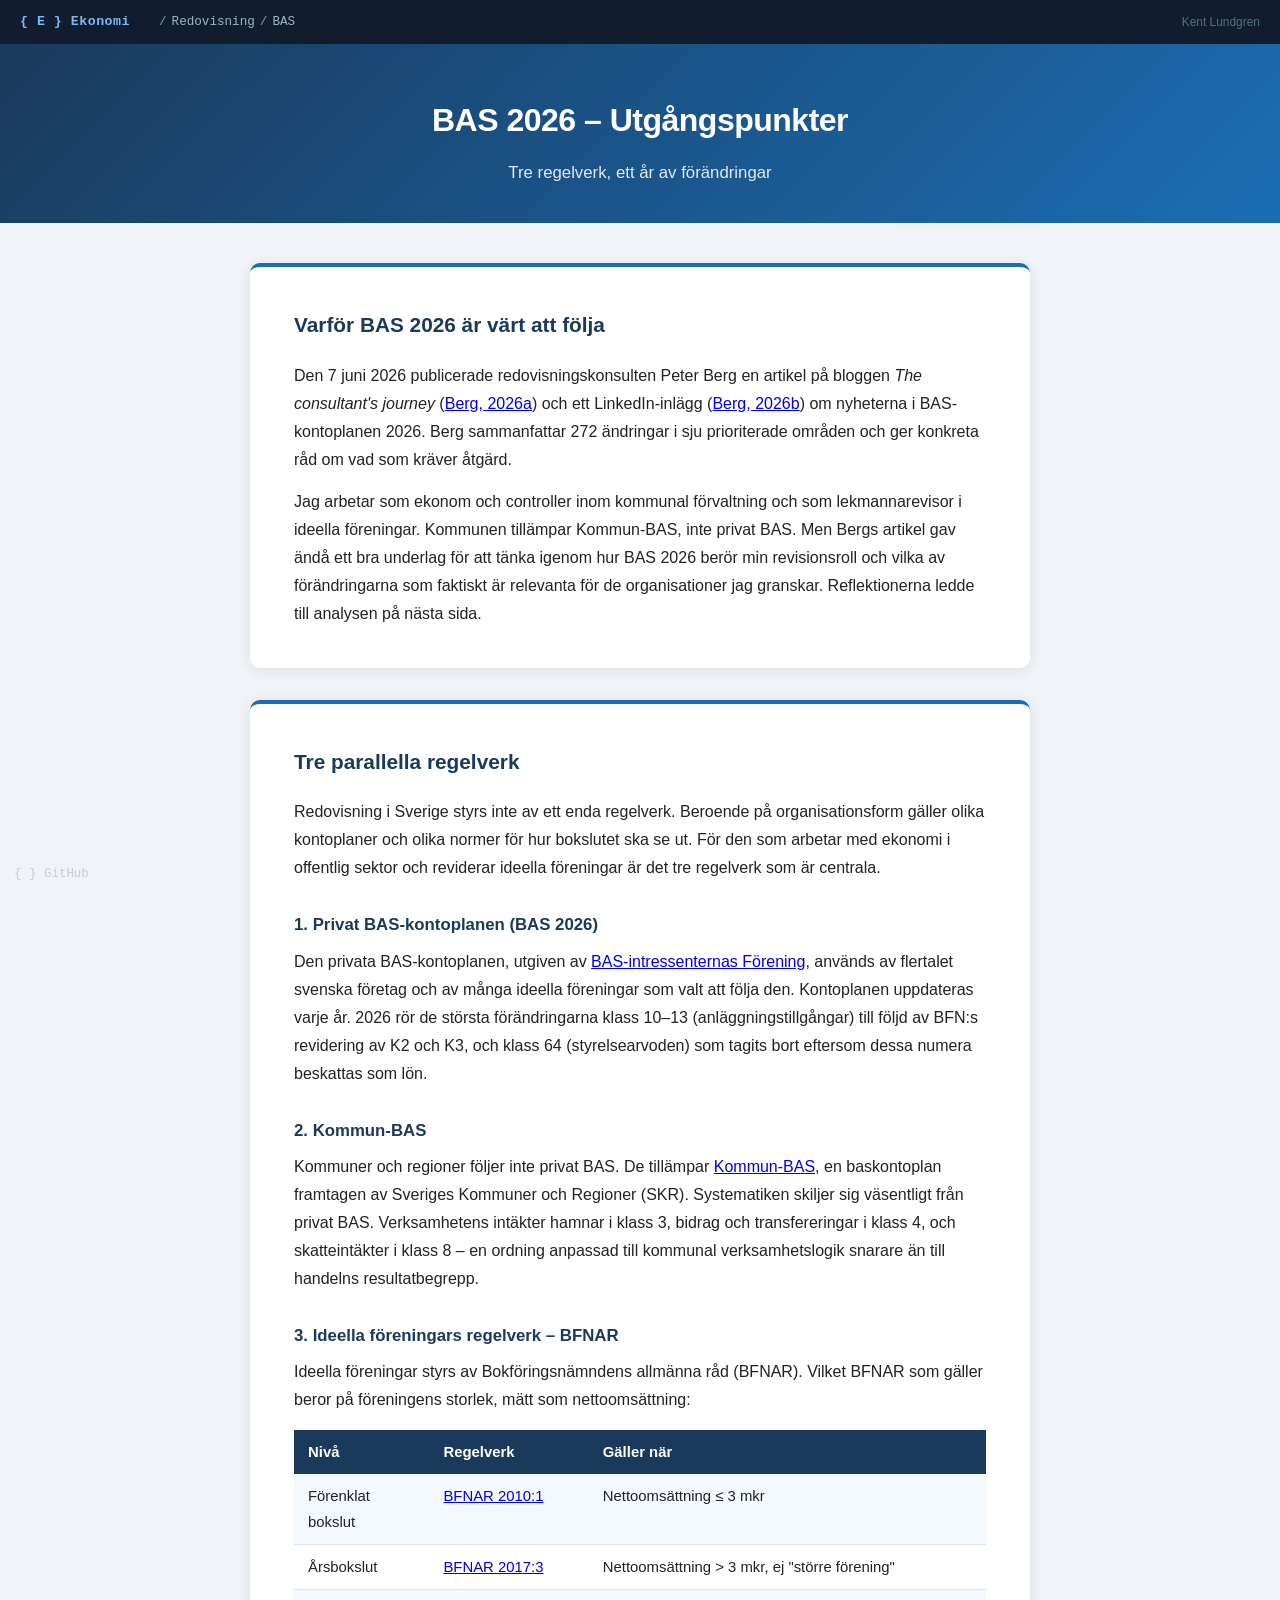
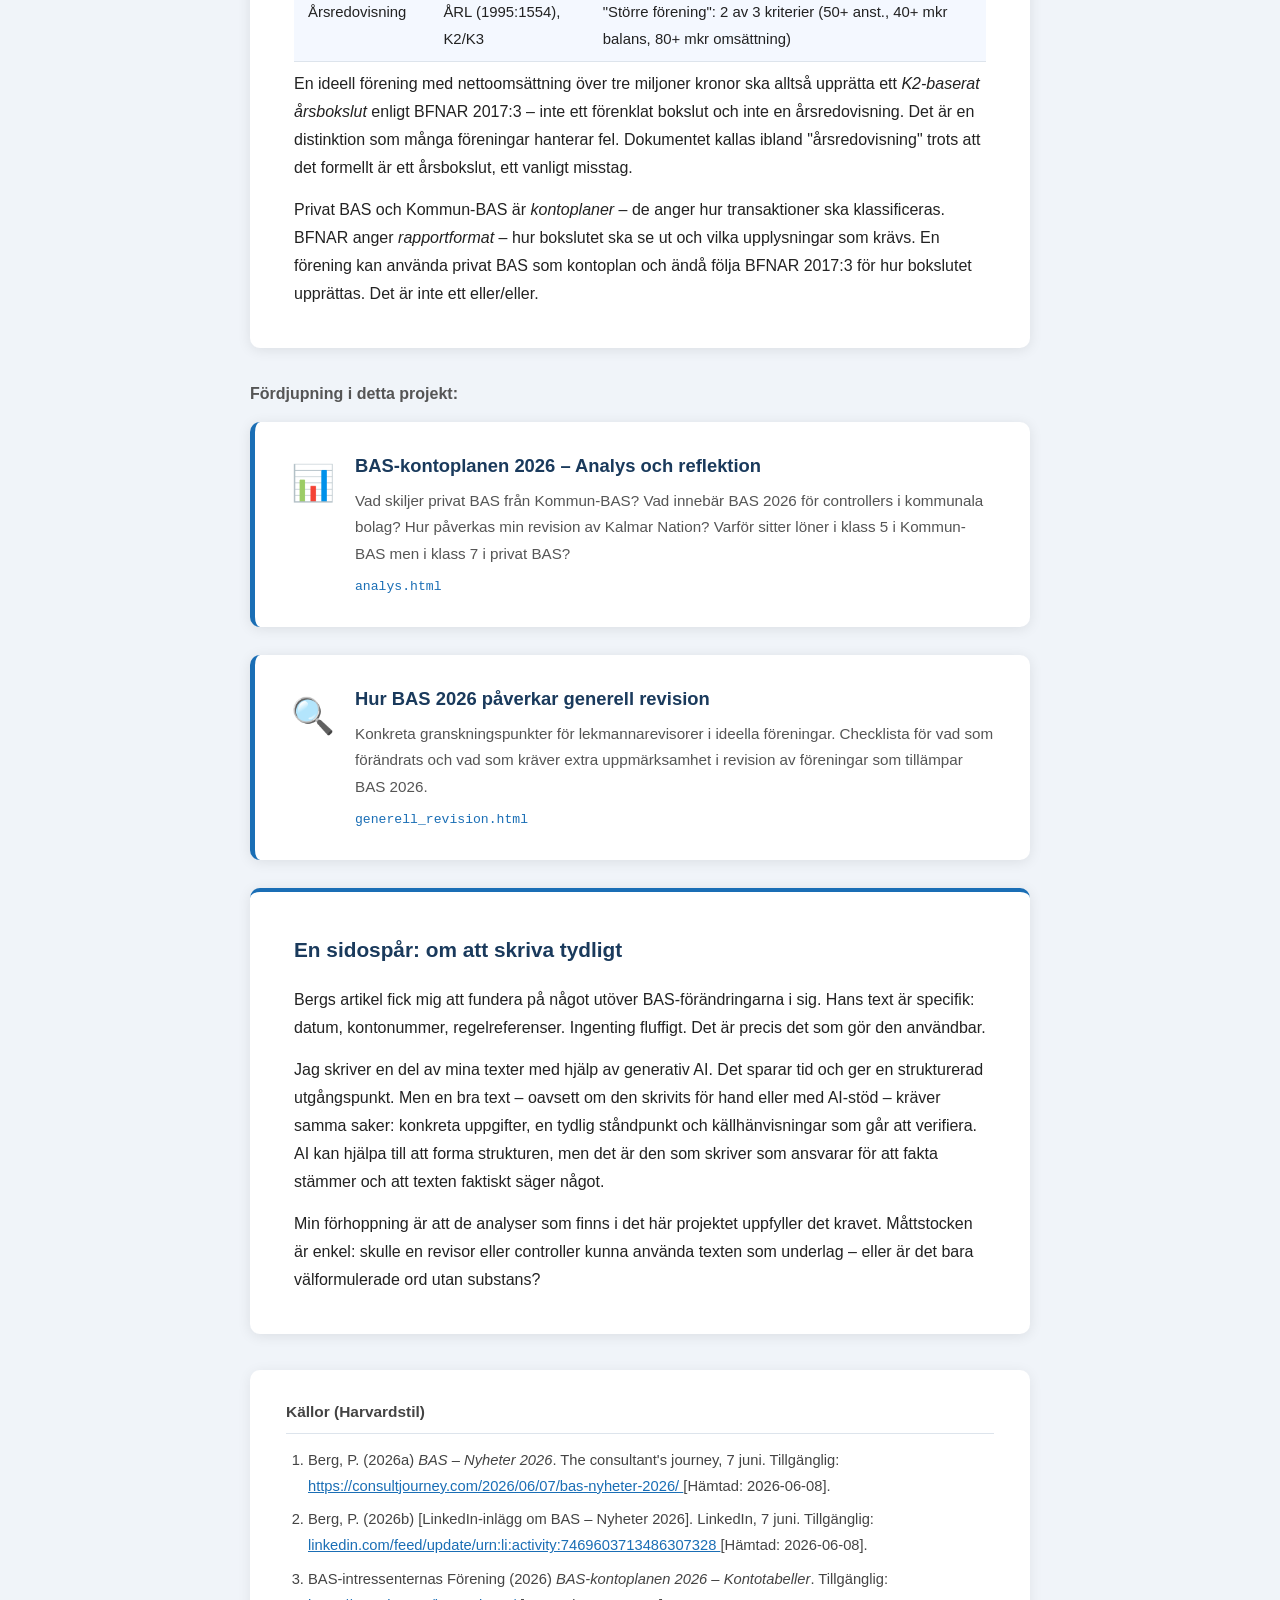
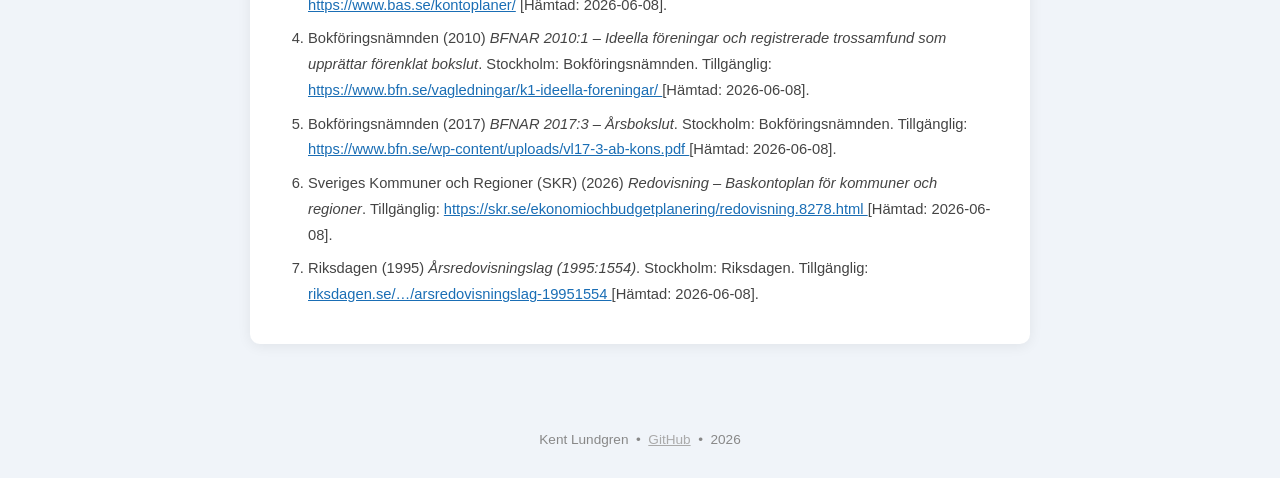
<file: redovisning/BAS/BAS2026.html>
<!DOCTYPE html>
<html lang="sv">
<head>
  <meta charset="UTF-8" />
  <meta name="viewport" content="width=device-width, initial-scale=1.0" />
  <title>BAS 2026 – Utgångspunkter</title>
  <style>
    /* ── Navigationsrad ── */
    .site-nav {
      background: #111d2e;
      display: flex;
      align-items: center;
      gap: 0;
      padding: 0 20px;
      height: 44px;
      font-size: 0.83em;
      position: sticky;
      top: 0;
      z-index: 100;
    }
    .site-nav .nav-brand {
      font-family: "Courier New", monospace;
      font-weight: bold;
      color: #7eb8f7;
      text-decoration: none;
      letter-spacing: 0.5px;
      margin-right: 24px;
      white-space: nowrap;
    }
    .site-nav .nav-brand:hover { color: #fff; }
    .nav-sep { color: #7a9bbf; margin: 0 5px; font-family: "Courier New", monospace; font-size: 0.95em; }
    .nav-crumb { color: #9ab4cc; text-decoration: none; font-family: "Courier New", monospace; font-size: 0.95em; white-space: nowrap; }
    .nav-crumb:hover { color: #fff; }
    .nav-author {
      color: #566e88;
      font-size: 0.9em;
      white-space: nowrap;
      margin-left: auto;
      padding-left: 16px;
    }

    /* ── Grundlayout ── */
    *, *::before, *::after { box-sizing: border-box; }
    body {
      font-family: "Segoe UI", Arial, sans-serif;
      font-size: 16px;
      line-height: 1.75;
      color: #222;
      background: #f0f4f9;
      margin: 0;
      padding: 0;
    }

    /* ── Header ── */
    header {
      background: linear-gradient(135deg, #1a3a5c 0%, #1a6eb5 100%);
      color: #fff;
      padding: 48px 24px 36px 24px;
      text-align: center;
    }
    header h1 {
      font-size: 2em;
      margin: 0 0 10px 0;
      letter-spacing: -0.5px;
    }
    header p {
      margin: 0;
      font-size: 1.05em;
      opacity: 0.88;
    }

    /* ── Huvudcontainer ── */
    .container {
      max-width: 820px;
      margin: 40px auto 60px auto;
      padding: 0 20px;
    }

    /* ── Innehållskort ── */
    .content-card {
      background: #fff;
      border-radius: 10px;
      box-shadow: 0 2px 14px rgba(0,0,0,0.09);
      padding: 40px 44px;
      margin-bottom: 32px;
      border-top: 4px solid #1a6eb5;
    }
    .content-card h2 {
      font-size: 1.3em;
      color: #1a3a5c;
      margin: 0 0 18px 0;
    }
    .content-card h3 {
      font-size: 1.05em;
      color: #1a3a5c;
      margin: 28px 0 8px 0;
    }
    .content-card p { margin: 0 0 14px 0; }
    .content-card p:last-child { margin-bottom: 0; }
    .content-card ul {
      margin: 8px 0 14px 0;
      padding-left: 22px;
    }
    .content-card li { margin-bottom: 6px; }

    /* ── Regelverk-tabell ── */
    .regelverk-table {
      width: 100%;
      border-collapse: collapse;
      font-size: 0.93em;
      margin: 16px 0 8px 0;
    }
    .regelverk-table th {
      background: #1a3a5c;
      color: #fff;
      padding: 9px 14px;
      text-align: left;
      font-weight: 600;
    }
    .regelverk-table td {
      padding: 9px 14px;
      border-bottom: 1px solid #dde4ec;
      vertical-align: top;
    }
    .regelverk-table tr:nth-child(even) td { background: #f4f8ff; }

    /* ── Länkkort till analys ── */
    .page-card {
      background: #fff;
      border-radius: 10px;
      box-shadow: 0 2px 14px rgba(0,0,0,0.09);
      padding: 28px 36px;
      margin-bottom: 28px;
      display: flex;
      align-items: flex-start;
      gap: 20px;
      text-decoration: none;
      color: inherit;
      transition: box-shadow 0.2s, transform 0.15s;
      border-left: 5px solid #1a6eb5;
    }
    .page-card:hover {
      box-shadow: 0 6px 24px rgba(26,110,181,0.18);
      transform: translateY(-2px);
    }
    .page-card-icon {
      font-size: 2.2em;
      flex-shrink: 0;
      margin-top: 2px;
    }
    .page-card-content h3 {
      font-size: 1.15em;
      color: #1a3a5c;
      margin: 0 0 6px 0;
    }
    .page-card-content p {
      margin: 0;
      font-size: 0.95em;
      color: #555;
    }
    .page-card-content .url-hint {
      display: inline-block;
      margin-top: 8px;
      font-size: 0.82em;
      color: #1a6eb5;
      font-family: monospace;
    }

    /* ── Källförteckning ── */
    .sources {
      background: #fff;
      border-radius: 10px;
      box-shadow: 0 2px 14px rgba(0,0,0,0.07);
      padding: 28px 36px;
      margin-top: 36px;
      font-size: 0.92em;
    }
    .sources h2 {
      font-size: 1.05em;
      color: #444;
      margin: 0 0 14px 0;
      border-bottom: 1px solid #dde4ec;
      padding-bottom: 8px;
    }
    .sources ol { margin: 0; padding-left: 22px; }
    .sources li { margin-bottom: 8px; color: #444; }
    .sources a { color: #1a6eb5; }

    /* ── Footer ── */
    footer {
      text-align: center;
      padding: 24px;
      font-size: 0.85em;
      color: #888;
    }

    /* ── Diskret GitHub-länk ── */
    .github-corner {
      position: fixed;
      bottom: 14px;
      left: 14px;
      font-family: "Courier New", monospace;
      font-size: 0.78em;
      color: #aaa;
      text-decoration: none;
      opacity: 0.55;
      transition: opacity 0.2s, color 0.2s;
      z-index: 999;
    }
    .github-corner:hover { opacity: 1; color: #1a3a5c; }
  </style>
</head>
<body>

<!-- ══════════════════ NAVIGATIONSRAD ══════════════════ -->
<nav class="site-nav">
  <a class="nav-brand" href="../../index.html">{ E } Ekonomi</a>
  <span class="nav-sep">/</span>
  <a class="nav-crumb" href="../index.html">Redovisning</a>
  <span class="nav-sep">/</span>
  <a class="nav-crumb" href="index.html">BAS</a>
  <span class="nav-author">Kent Lundgren</span>
</nav>

<!-- ══════════════════ HEADER ══════════════════ -->
<header>
  <h1>BAS 2026 – Utgångspunkter</h1>
  <p>Tre regelverk, ett år av förändringar</p>
</header>

<div class="container">

  <!-- ══════════════════ UTGÅNGSPUNKT ══════════════════ -->
  <div class="content-card">
    <h2>Varför BAS 2026 är värt att följa</h2>

    <p>
      Den 7 juni 2026 publicerade redovisningskonsulten Peter Berg en artikel
      på bloggen <em>The consultant's journey</em>
      (<a href="https://consultjourney.com/2026/06/07/bas-nyheter-2026/" target="_blank">Berg, 2026a</a>)
      och ett LinkedIn-inlägg
      (<a href="https://www.linkedin.com/feed/update/urn:li:activity:7469603713486307328" target="_blank">Berg, 2026b</a>)
      om nyheterna i BAS-kontoplanen 2026. Berg sammanfattar 272 ändringar i sju
      prioriterade områden och ger konkreta råd om vad som kräver åtgärd.
    </p>

    <p>
      Jag arbetar som ekonom och controller inom kommunal förvaltning och som
      lekmannarevisor i ideella föreningar. Kommunen tillämpar Kommun-BAS, inte
      privat BAS. Men Bergs artikel gav ändå ett bra underlag för att tänka igenom
      hur BAS 2026 berör min revisionsroll och vilka av förändringarna som faktiskt
      är relevanta för de organisationer jag granskar. Reflektionerna ledde till
      analysen på nästa sida.
    </p>
  </div>

  <!-- ══════════════════ TRE REGELVERK ══════════════════ -->
  <div class="content-card">
    <h2>Tre parallella regelverk</h2>

    <p>
      Redovisning i Sverige styrs inte av ett enda regelverk. Beroende på
      organisationsform gäller olika kontoplaner och olika normer för hur
      bokslutet ska se ut. För den som arbetar med ekonomi i offentlig sektor
      och reviderar ideella föreningar är det tre regelverk som är centrala.
    </p>

    <h3>1. Privat BAS-kontoplanen (BAS 2026)</h3>
    <p>
      Den privata BAS-kontoplanen, utgiven av
      <a href="https://www.bas.se/kontoplaner/" target="_blank">BAS-intressenternas Förening</a>,
      används av flertalet svenska företag och av många ideella föreningar som
      valt att följa den. Kontoplanen uppdateras varje år. 2026 rör de största
      förändringarna klass 10–13 (anläggningstillgångar) till följd av BFN:s
      revidering av K2 och K3, och klass 64 (styrelsearvoden) som tagits bort
      eftersom dessa numera beskattas som lön.
    </p>

    <h3>2. Kommun-BAS</h3>
    <p>
      Kommuner och regioner följer inte privat BAS. De tillämpar
      <a href="https://skr.se/ekonomiochbudgetplanering/redovisning.8278.html" target="_blank">Kommun-BAS</a>,
      en baskontoplan framtagen av Sveriges Kommuner och Regioner (SKR).
      Systematiken skiljer sig väsentligt från privat BAS. Verksamhetens intäkter
      hamnar i klass 3, bidrag och transfereringar i klass 4, och skatteintäkter
      i klass 8 – en ordning anpassad till kommunal verksamhetslogik snarare
      än till handelns resultatbegrepp.
    </p>

    <h3>3. Ideella föreningars regelverk – BFNAR</h3>
    <p>
      Ideella föreningar styrs av Bokföringsnämndens allmänna råd (BFNAR).
      Vilket BFNAR som gäller beror på föreningens storlek, mätt som nettoomsättning:
    </p>

    <table class="regelverk-table">
      <tr>
        <th>Nivå</th>
        <th>Regelverk</th>
        <th>Gäller när</th>
      </tr>
      <tr>
        <td>Förenklat bokslut</td>
        <td><a href="https://www.bfn.se/vagledningar/k1-ideella-foreningar/" target="_blank">BFNAR 2010:1</a></td>
        <td>Nettoomsättning ≤ 3 mkr</td>
      </tr>
      <tr>
        <td>Årsbokslut</td>
        <td><a href="https://www.bfn.se/wp-content/uploads/vl17-3-ab-kons.pdf" target="_blank">BFNAR 2017:3</a></td>
        <td>Nettoomsättning &gt; 3 mkr, ej "större förening"</td>
      </tr>
      <tr>
        <td>Årsredovisning</td>
        <td>ÅRL (1995:1554), K2/K3</td>
        <td>"Större förening": 2 av 3 kriterier (50+ anst., 40+ mkr balans, 80+ mkr omsättning)</td>
      </tr>
    </table>

    <p>
      En ideell förening med nettoomsättning över tre miljoner kronor ska alltså
      upprätta ett <em>K2-baserat årsbokslut</em> enligt BFNAR 2017:3 – inte ett
      förenklat bokslut och inte en årsredovisning. Det är en distinktion som
      många föreningar hanterar fel. Dokumentet kallas ibland "årsredovisning"
      trots att det formellt är ett årsbokslut, ett vanligt misstag.
    </p>

    <p>
      Privat BAS och Kommun-BAS är <em>kontoplaner</em> – de anger hur transaktioner
      ska klassificeras. BFNAR anger <em>rapportformat</em> – hur bokslutet ska se ut
      och vilka upplysningar som krävs. En förening kan använda privat BAS som
      kontoplan och ändå följa BFNAR 2017:3 för hur bokslutet upprättas.
      Det är inte ett eller/eller.
    </p>
  </div>

  <!-- ══════════════════ VIDARE LÄSNING ══════════════════ -->
  <p style="font-size:1.0em; color:#555; margin-bottom:14px;">
    <strong>Fördjupning i detta projekt:</strong>
  </p>

  <a class="page-card" href="analys.html">
    <div class="page-card-icon">📊</div>
    <div class="page-card-content">
      <h3>BAS-kontoplanen 2026 – Analys och reflektion</h3>
      <p>
        Vad skiljer privat BAS från Kommun-BAS? Vad innebär BAS 2026 för controllers
        i kommunala bolag? Hur påverkas min revision av Kalmar Nation?
        Varför sitter löner i klass 5 i Kommun-BAS men i klass 7 i privat BAS?
      </p>
      <span class="url-hint">analys.html</span>
    </div>
  </a>

  <a class="page-card" href="generell_revision.html">
    <div class="page-card-icon">🔍</div>
    <div class="page-card-content">
      <h3>Hur BAS 2026 påverkar generell revision</h3>
      <p>
        Konkreta granskningspunkter för lekmannarevisorer i ideella föreningar.
        Checklista för vad som förändrats och vad som kräver extra uppmärksamhet
        i revision av föreningar som tillämpar BAS 2026.
      </p>
      <span class="url-hint">generell_revision.html</span>
    </div>
  </a>

  <!-- ══════════════════ REFLEKTION OM SKRIVKVALITET ══════════════════ -->
  <div class="content-card">
    <h2>En sidospår: om att skriva tydligt</h2>

    <p>
      Bergs artikel fick mig att fundera på något utöver BAS-förändringarna i sig.
      Hans text är specifik: datum, kontonummer, regelreferenser. Ingenting fluffigt.
      Det är precis det som gör den användbar.
    </p>

    <p>
      Jag skriver en del av mina texter med hjälp av generativ AI. Det sparar tid
      och ger en strukturerad utgångspunkt. Men en bra text – oavsett om den
      skrivits för hand eller med AI-stöd – kräver samma saker: konkreta uppgifter,
      en tydlig ståndpunkt och källhänvisningar som går att verifiera. AI kan hjälpa
      till att forma strukturen, men det är den som skriver som ansvarar för att
      fakta stämmer och att texten faktiskt säger något.
    </p>

    <p>
      Min förhoppning är att de analyser som finns i det här projektet uppfyller
      det kravet. Måttstocken är enkel: skulle en revisor eller controller kunna
      använda texten som underlag – eller är det bara välformulerade ord utan
      substans?
    </p>
  </div>

  <!-- ══════════════════ KÄLLFÖRTECKNING ══════════════════ -->
  <div class="sources">
    <h2>Källor (Harvardstil)</h2>
    <ol>
      <li>
        Berg, P. (2026a) <em>BAS – Nyheter 2026</em>. The consultant's journey, 7 juni.
        Tillgänglig:
        <a href="https://consultjourney.com/2026/06/07/bas-nyheter-2026/" target="_blank">
          https://consultjourney.com/2026/06/07/bas-nyheter-2026/
        </a> [Hämtad: 2026-06-08].
      </li>
      <li>
        Berg, P. (2026b) [LinkedIn-inlägg om BAS – Nyheter 2026]. LinkedIn, 7 juni.
        Tillgänglig:
        <a href="https://www.linkedin.com/feed/update/urn:li:activity:7469603713486307328" target="_blank">
          linkedin.com/feed/update/urn:li:activity:7469603713486307328
        </a> [Hämtad: 2026-06-08].
      </li>
      <li>
        BAS-intressenternas Förening (2026) <em>BAS-kontoplanen 2026 – Kontotabeller</em>.
        Tillgänglig:
        <a href="https://www.bas.se/kontoplaner/" target="_blank">https://www.bas.se/kontoplaner/</a>
        [Hämtad: 2026-06-08].
      </li>
      <li>
        Bokföringsnämnden (2010) <em>BFNAR 2010:1 – Ideella föreningar och registrerade
        trossamfund som upprättar förenklat bokslut</em>. Stockholm: Bokföringsnämnden.
        Tillgänglig:
        <a href="https://www.bfn.se/vagledningar/k1-ideella-foreningar/" target="_blank">
          https://www.bfn.se/vagledningar/k1-ideella-foreningar/
        </a> [Hämtad: 2026-06-08].
      </li>
      <li>
        Bokföringsnämnden (2017) <em>BFNAR 2017:3 – Årsbokslut</em>. Stockholm: Bokföringsnämnden.
        Tillgänglig:
        <a href="https://www.bfn.se/wp-content/uploads/vl17-3-ab-kons.pdf" target="_blank">
          https://www.bfn.se/wp-content/uploads/vl17-3-ab-kons.pdf
        </a> [Hämtad: 2026-06-08].
      </li>
      <li>
        Sveriges Kommuner och Regioner (SKR) (2026)
        <em>Redovisning – Baskontoplan för kommuner och regioner</em>.
        Tillgänglig:
        <a href="https://skr.se/ekonomiochbudgetplanering/redovisning.8278.html" target="_blank">
          https://skr.se/ekonomiochbudgetplanering/redovisning.8278.html
        </a> [Hämtad: 2026-06-08].
      </li>
      <li>
        Riksdagen (1995) <em>Årsredovisningslag (1995:1554)</em>. Stockholm: Riksdagen.
        Tillgänglig:
        <a href="https://www.riksdagen.se/sv/dokument-och-lagar/dokument/svensk-forfattningssamling/arsredovisningslag-19951554_sfs-1995-1554/" target="_blank">
          riksdagen.se/…/arsredovisningslag-19951554
        </a> [Hämtad: 2026-06-08].
      </li>
    </ol>
  </div>

</div><!-- /container -->

<footer>
  Kent Lundgren &nbsp;&bull;&nbsp;
  <a href="https://github.com/kentlundgren/Ekonomi" style="color:#aaa;">GitHub</a>
  &nbsp;&bull;&nbsp; 2026
</footer>

<a class="github-corner" href="https://github.com/kentlundgren/Ekonomi" target="_blank">{ } GitHub</a>
</body>
</html>
</file>
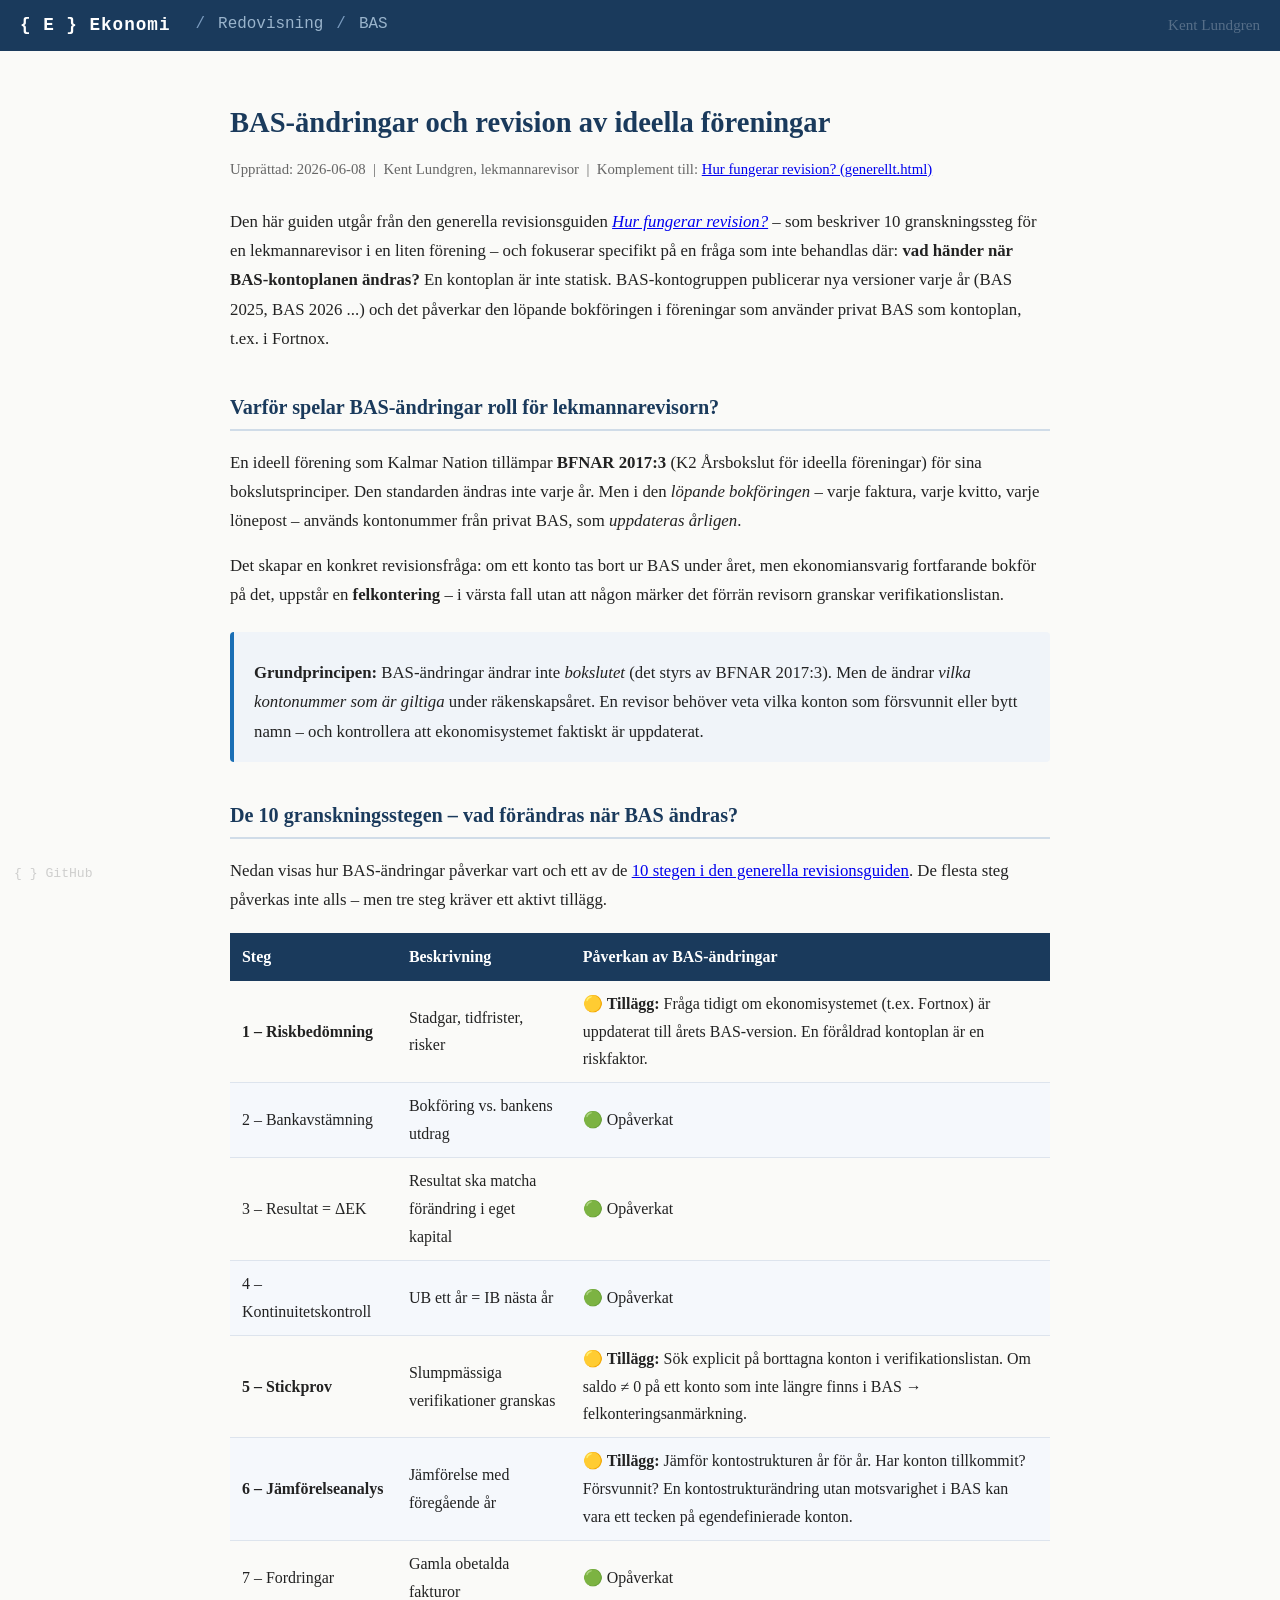
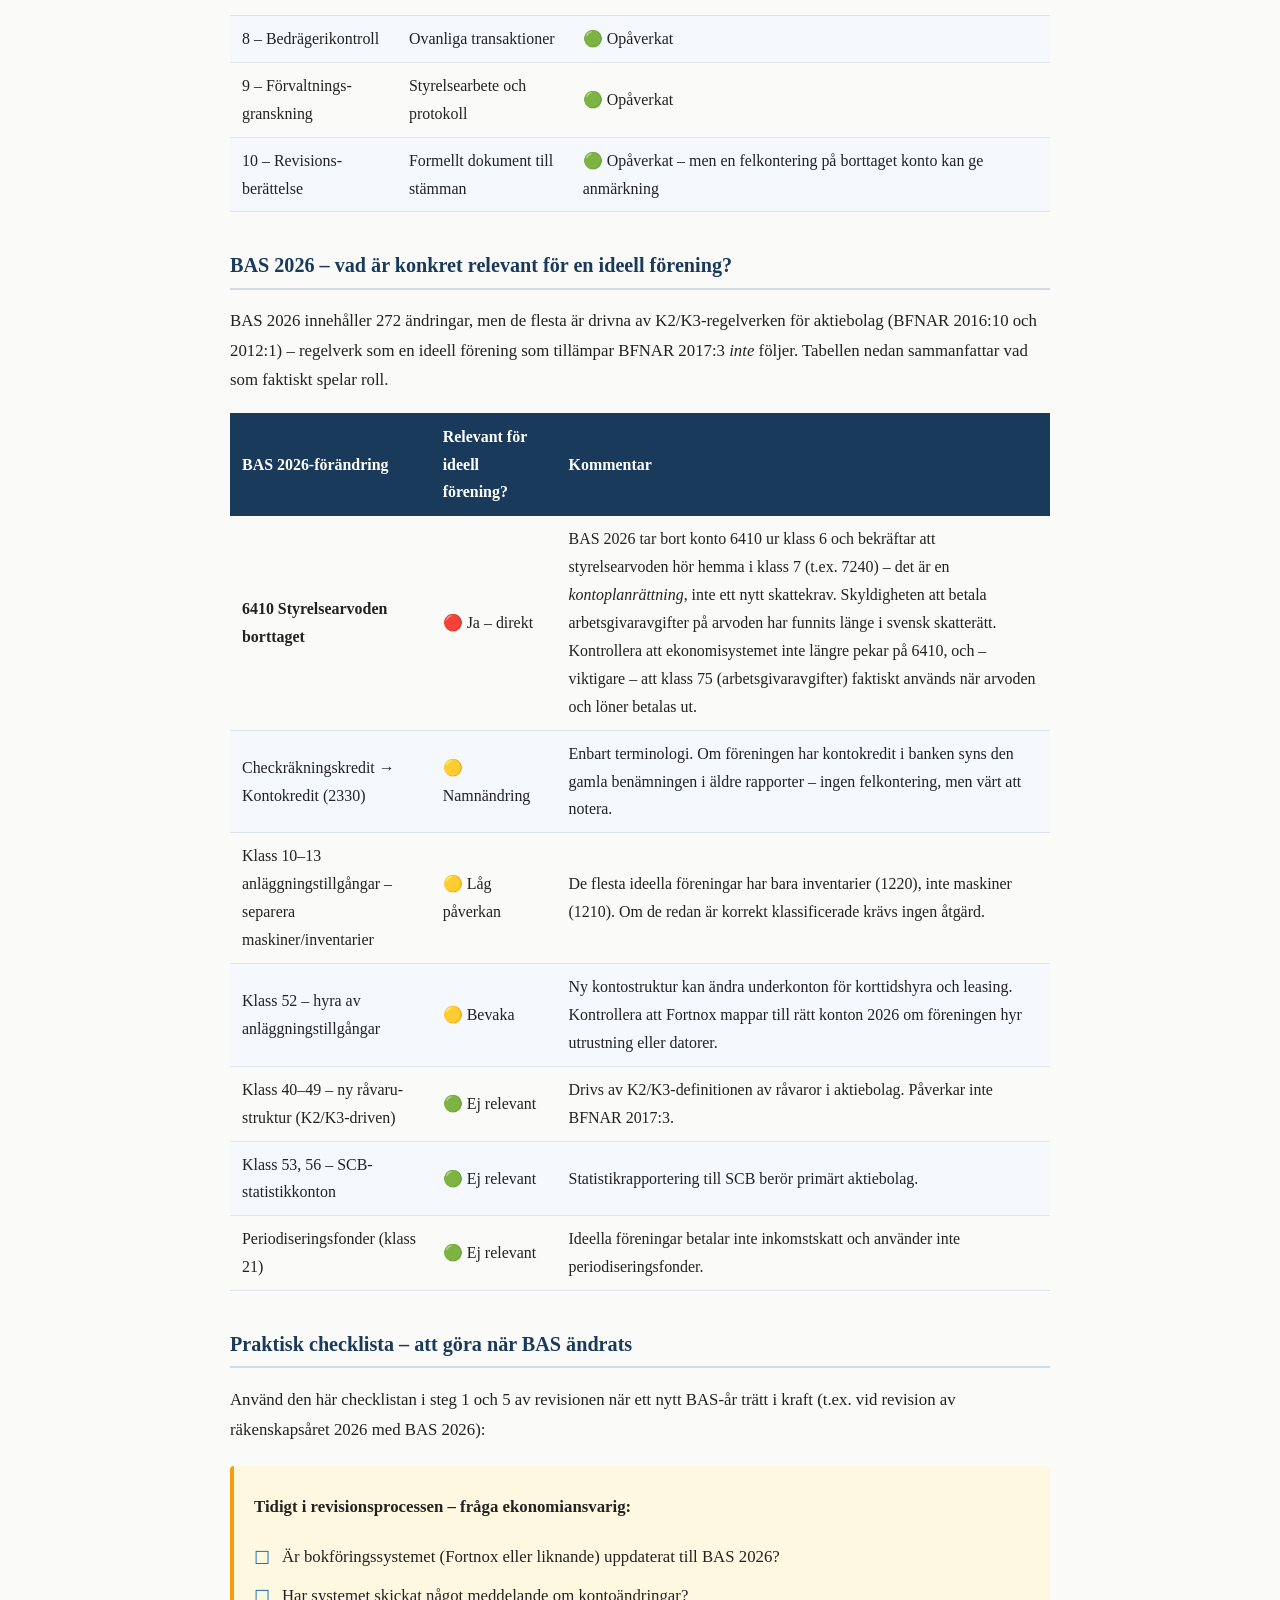
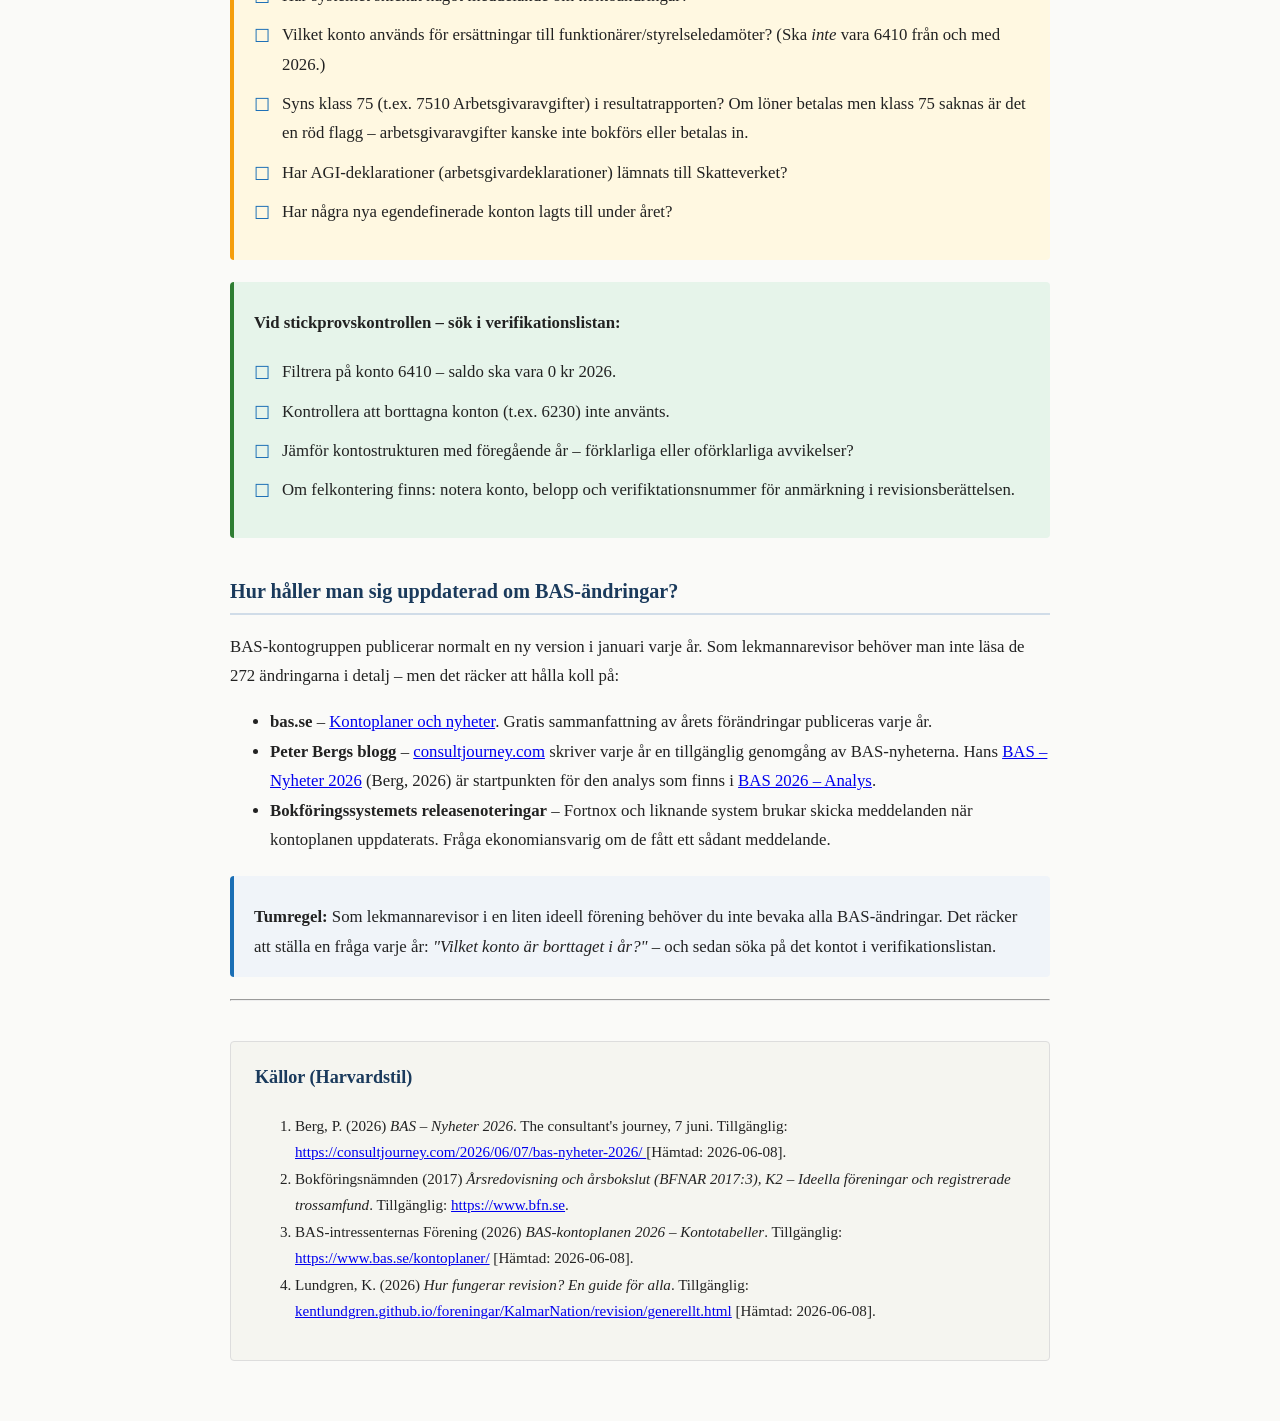
<file: redovisning/BAS/generell_revision.html>
<!DOCTYPE html>
<html lang="sv">
<head>
  <meta charset="UTF-8" />
  <meta name="viewport" content="width=device-width, initial-scale=1.0" />
  <title>BAS-ändringar och revision – en praktisk guide</title>
  <style>
    /* Grundläggande typografi och layout */
    body {
      font-family: Georgia, "Times New Roman", serif;
      font-size: 1.05em;
      line-height: 1.75;
      color: #222;
      background: #fafaf8;
      margin: 0;
      padding: 0;
    }
    .container {
      max-width: 820px;
      margin: 0 auto;
      padding: 28px 24px 60px;
    }
    h1 { font-size: 1.7em; color: #1a3a5c; margin-bottom: 4px; }
    h2 { font-size: 1.2em; color: #1a3a5c; margin-top: 36px; border-bottom: 2px solid #d0dce8; padding-bottom: 4px; }
    h3 { font-size: 1.05em; color: #2c4a6e; margin-top: 24px; }
    p  { margin: 0.6em 0 0.9em; }

    /* Navigationsrad */
    .site-nav {
      display: flex;
      align-items: center;
      background: #1a3a5c;
      color: #fff;
      padding: 10px 20px;
      gap: 8px;
      flex-wrap: wrap;
    }
    .site-nav .nav-brand {
      font-family: "Courier New", monospace;
      font-weight: bold;
      font-size: 1.05em;
      color: #fff;
      text-decoration: none;
      margin-right: 12px;
      letter-spacing: 1px;
    }
    .site-nav .nav-links { display: flex; gap: 6px; flex-wrap: wrap; }
    .site-nav .nav-links a {
      color: #c8d8e8;
      text-decoration: none;
      padding: 4px 10px;
      border-radius: 4px;
      transition: background 0.15s, color 0.15s;
      white-space: nowrap;
    }
    .site-nav .nav-links a:hover { background: #1e3a5f; color: #fff; }
    .site-nav .nav-links a.active { background: #1a6eb5; color: #fff; font-weight: 600; }
    .site-nav .nav-author { color: #566e88; font-size: 0.9em; white-space: nowrap; margin-left: auto; padding-left: 16px; }
    .nav-sep { color: #7a9bbf; margin: 0 5px; font-family: "Courier New", monospace; font-size: 0.95em; }
    .nav-crumb { color: #9ab4cc; text-decoration: none; font-family: "Courier New", monospace; font-size: 0.95em; white-space: nowrap; }
    .nav-crumb:hover { color: #fff; }

    /* Callout-rutor */
    .callout {
      background: #f0f4f9;
      border-left: 4px solid #1a6eb5;
      border-radius: 4px;
      padding: 16px 20px;
      margin: 22px 0;
    }
    .callout.gul  { background: #fff8e1; border-left-color: #f59e0b; }
    .callout.gron { background: #e6f4ea; border-left-color: #2e7d32; }
    .callout p:last-child { margin-bottom: 0; }

    /* Tabeller */
    table {
      border-collapse: collapse;
      width: 100%;
      margin: 18px 0;
      font-size: 0.95em;
    }
    th {
      background: #1a3a5c;
      color: #fff;
      padding: 10px 12px;
      text-align: left;
      font-weight: 600;
    }
    td { padding: 9px 12px; border-bottom: 1px solid #dde4ed; }
    tr:nth-child(even) td { background: #f5f8fc; }

    /* Stegmärken */
    .step-num {
      display: inline-flex;
      align-items: center;
      justify-content: center;
      width: 28px;
      height: 28px;
      background: #1a3a5c;
      color: #fff;
      border-radius: 50%;
      font-size: 0.85em;
      font-weight: bold;
      margin-right: 8px;
      flex-shrink: 0;
    }
    .step-row {
      display: flex;
      align-items: flex-start;
      margin: 12px 0;
      gap: 6px;
    }

    /* Källförteckning */
    .sources {
      background: #f5f5f0;
      border: 1px solid #ddd;
      border-radius: 4px;
      padding: 20px 24px;
      margin-top: 40px;
      font-size: 0.9em;
    }
    .sources h2 { border: none; margin-top: 0; }

    /* Diskret GitHub-länk */
    .github-corner {
      position: fixed;
      bottom: 14px;
      left: 14px;
      font-family: "Courier New", monospace;
      font-size: 0.78em;
      color: #aaa;
      text-decoration: none;
      opacity: 0.55;
      transition: opacity 0.2s, color 0.2s;
      z-index: 999;
    }
    .github-corner:hover { opacity: 1; color: #1a3a5c; }

    /* Meta-rad */
    .meta { color: #666; font-size: 0.88em; margin-bottom: 24px; }

    /* Checklista */
    .checklist { list-style: none; padding: 0; margin: 12px 0; }
    .checklist li { padding: 5px 0 5px 28px; position: relative; }
    .checklist li::before {
      content: "☐";
      position: absolute;
      left: 0;
      color: #1a6eb5;
      font-size: 1.1em;
    }
  </style>
</head>
<body>

<!-- Navigationsrad -->
<nav class="site-nav">
  <a class="nav-brand" href="../../index.html">{ E } Ekonomi</a>
  <span class="nav-sep">/</span>
  <a class="nav-crumb" href="../index.html">Redovisning</a>
  <span class="nav-sep">/</span>
  <a class="nav-crumb" href="index.html">BAS</a>
  <span class="nav-author">Kent Lundgren</span>
</nav>

<div class="container">

  <!-- ═══════════════════════════════════════════════
       RUBRIK
  ════════════════════════════════════════════════ -->
  <h1>BAS-ändringar och revision av ideella föreningar</h1>
  <p class="meta">
    Upprättad: 2026-06-08 &nbsp;|&nbsp;
    Kent Lundgren, lekmannarevisor &nbsp;|&nbsp;
    Komplement till:
    <a href="https://kentlundgren.github.io/foreningar/KalmarNation/revision/generellt.html"
       target="_blank">Hur fungerar revision? (generellt.html)</a>
  </p>

  <p>
    Den här guiden utgår från den generella revisionsguiden
    <a href="https://kentlundgren.github.io/foreningar/KalmarNation/revision/generellt.html"
       target="_blank"><em>Hur fungerar revision?</em></a>
    – som beskriver 10 granskningssteg för en lekmannarevisor i en liten förening –
    och fokuserar specifikt på en fråga som inte behandlas där:
    <strong>vad händer när BAS-kontoplanen ändras?</strong>
    En kontoplan är inte statisk. BAS-kontogruppen publicerar nya versioner varje år
    (BAS 2025, BAS 2026 ...) och det påverkar den löpande bokföringen i föreningar
    som använder privat BAS som kontoplan, t.ex. i Fortnox.
  </p>

  <!-- ═══════════════════════════════════════════════
       VARFÖR SPELAR BAS-ÄNDRINGAR ROLL FÖR EN REVISOR?
  ════════════════════════════════════════════════ -->
  <h2>Varför spelar BAS-ändringar roll för lekmannarevisorn?</h2>

  <p>
    En ideell förening som Kalmar Nation tillämpar <strong>BFNAR 2017:3</strong>
    (K2 Årsbokslut för ideella föreningar) för sina bokslutsprinciper. Den standarden
    ändras inte varje år. Men i den <em>löpande bokföringen</em> – varje faktura,
    varje kvitto, varje lönepost – används kontonummer från privat BAS, som
    <em>uppdateras årligen</em>.
  </p>

  <p>
    Det skapar en konkret revisionsfråga: om ett konto tas bort ur BAS under året,
    men ekonomiansvarig fortfarande bokför på det, uppstår en
    <strong>felkontering</strong> – i värsta fall utan att någon märker det förrän
    revisorn granskar verifikationslistan.
  </p>

  <div class="callout">
    <p>
      <strong>Grundprincipen:</strong> BAS-ändringar ändrar inte <em>bokslutet</em>
      (det styrs av BFNAR 2017:3). Men de ändrar <em>vilka kontonummer som är giltiga</em>
      under räkenskapsåret. En revisor behöver veta vilka konton som försvunnit eller
      bytt namn – och kontrollera att ekonomisystemet faktiskt är uppdaterat.
    </p>
  </div>

  <!-- ═══════════════════════════════════════════════
       DE 10 STEGEN – VAD FÖRÄNDRAS NÄR BAS ÄNDRAS?
  ════════════════════════════════════════════════ -->
  <h2>De 10 granskningsstegen – vad förändras när BAS ändras?</h2>

  <p>
    Nedan visas hur BAS-ändringar påverkar vart och ett av de
    <a href="https://kentlundgren.github.io/foreningar/KalmarNation/revision/generellt.html"
       target="_blank">10 stegen i den generella revisionsguiden</a>.
    De flesta steg påverkas inte alls – men tre steg kräver ett aktivt tillägg.
  </p>

  <table>
    <thead>
      <tr>
        <th>Steg</th>
        <th>Beskrivning</th>
        <th>Påverkan av BAS-ändringar</th>
      </tr>
    </thead>
    <tbody>
      <tr>
        <td><strong>1 – Riskbedömning</strong></td>
        <td>Stadgar, tidfrister, risker</td>
        <td>
          🟡 <strong>Tillägg:</strong> Fråga tidigt om ekonomisystemet (t.ex. Fortnox)
          är uppdaterat till årets BAS-version. En föråldrad kontoplan är en riskfaktor.
        </td>
      </tr>
      <tr>
        <td>2 – Bankavstämning</td>
        <td>Bokföring vs. bankens utdrag</td>
        <td>🟢 Opåverkat</td>
      </tr>
      <tr>
        <td>3 – Resultat = ΔEK</td>
        <td>Resultat ska matcha förändring i eget kapital</td>
        <td>🟢 Opåverkat</td>
      </tr>
      <tr>
        <td>4 – Kontinuitetskontroll</td>
        <td>UB ett år = IB nästa år</td>
        <td>🟢 Opåverkat</td>
      </tr>
      <tr>
        <td><strong>5 – Stickprov</strong></td>
        <td>Slumpmässiga verifikationer granskas</td>
        <td>
          🟡 <strong>Tillägg:</strong> Sök explicit på borttagna konton i
          verifikationslistan. Om saldo ≠ 0 på ett konto som inte längre finns i
          BAS → felkonteringsanmärkning.
        </td>
      </tr>
      <tr>
        <td><strong>6 – Jämförelseanalys</strong></td>
        <td>Jämförelse med föregående år</td>
        <td>
          🟡 <strong>Tillägg:</strong> Jämför kontostrukturen år för år. Har
          konton tillkommit? Försvunnit? En kontostrukturändring utan motsvarighet
          i BAS kan vara ett tecken på egendefinierade konton.
        </td>
      </tr>
      <tr>
        <td>7 – Fordringar</td>
        <td>Gamla obetalda fakturor</td>
        <td>🟢 Opåverkat</td>
      </tr>
      <tr>
        <td>8 – Bedrägeri­kontroll</td>
        <td>Ovanliga transaktioner</td>
        <td>🟢 Opåverkat</td>
      </tr>
      <tr>
        <td>9 – Förvaltnings­granskning</td>
        <td>Styrelsearbete och protokoll</td>
        <td>🟢 Opåverkat</td>
      </tr>
      <tr>
        <td>10 – Revisions­berättelse</td>
        <td>Formellt dokument till stämman</td>
        <td>🟢 Opåverkat – men en felkontering på borttaget konto kan ge anmärkning</td>
      </tr>
    </tbody>
  </table>

  <!-- ═══════════════════════════════════════════════
       BAS 2026 – KONKRETA FÖRÄNDRINGAR FÖR IDEELLA
  ════════════════════════════════════════════════ -->
  <h2>BAS 2026 – vad är konkret relevant för en ideell förening?</h2>

  <p>
    BAS 2026 innehåller 272 ändringar, men de flesta är drivna av
    K2/K3-regelverken för aktiebolag (BFNAR 2016:10 och 2012:1) – regelverk
    som en ideell förening som tillämpar BFNAR 2017:3 <em>inte</em> följer.
    Tabellen nedan sammanfattar vad som faktiskt spelar roll.
  </p>

  <table>
    <thead>
      <tr>
        <th>BAS 2026-förändring</th>
        <th>Relevant för ideell förening?</th>
        <th>Kommentar</th>
      </tr>
    </thead>
    <tbody>
      <tr>
        <td><strong>6410 Styrelsearvoden borttaget</strong></td>
        <td>🔴 Ja – direkt</td>
        <td>
          BAS 2026 tar bort konto 6410 ur klass 6 och bekräftar att
          styrelsearvoden hör hemma i klass 7 (t.ex. 7240) – det är en
          <em>kontoplanrättning</em>, inte ett nytt skattekrav.
          Skyldigheten att betala arbetsgivaravgifter på arvoden har
          funnits länge i svensk skatterätt. Kontrollera att
          ekonomisystemet inte längre pekar på 6410, och – viktigare –
          att klass 75 (arbetsgivaravgifter) faktiskt används när
          arvoden och löner betalas ut.
        </td>
      </tr>
      <tr>
        <td>Checkräkningskredit → Kontokredit (2330)</td>
        <td>🟡 Namnändring</td>
        <td>
          Enbart terminologi. Om föreningen har kontokredit i banken syns
          den gamla benämningen i äldre rapporter – ingen felkontering,
          men värt att notera.
        </td>
      </tr>
      <tr>
        <td>Klass 10–13 anläggningstillgångar – separera maskiner/inventarier</td>
        <td>🟡 Låg påverkan</td>
        <td>
          De flesta ideella föreningar har bara inventarier (1220), inte
          maskiner (1210). Om de redan är korrekt klassificerade krävs ingen åtgärd.
        </td>
      </tr>
      <tr>
        <td>Klass 52 – hyra av anläggningstillgångar</td>
        <td>🟡 Bevaka</td>
        <td>
          Ny kontostruktur kan ändra underkonton för korttidshyra och leasing.
          Kontrollera att Fortnox mappar till rätt konton 2026 om föreningen
          hyr utrustning eller datorer.
        </td>
      </tr>
      <tr>
        <td>Klass 40–49 – ny råvaru­struktur (K2/K3-driven)</td>
        <td>🟢 Ej relevant</td>
        <td>
          Drivs av K2/K3-definitionen av råvaror i aktiebolag.
          Påverkar inte BFNAR 2017:3.
        </td>
      </tr>
      <tr>
        <td>Klass 53, 56 – SCB-statistikkonton</td>
        <td>🟢 Ej relevant</td>
        <td>
          Statistikrapportering till SCB berör primärt aktiebolag.
        </td>
      </tr>
      <tr>
        <td>Periodiseringsfonder (klass 21)</td>
        <td>🟢 Ej relevant</td>
        <td>
          Ideella föreningar betalar inte inkomstskatt och
          använder inte periodiseringsfonder.
        </td>
      </tr>
    </tbody>
  </table>

  <!-- ═══════════════════════════════════════════════
       PRAKTISK CHECKLISTA
  ════════════════════════════════════════════════ -->
  <h2>Praktisk checklista – att göra när BAS ändrats</h2>

  <p>
    Använd den här checklistan i steg 1 och 5 av revisionen när ett nytt
    BAS-år trätt i kraft (t.ex. vid revision av räkenskapsåret 2026 med BAS 2026):
  </p>

  <div class="callout gul">
    <p><strong>Tidigt i revisionsprocessen – fråga ekonomiansvarig:</strong></p>
    <ul class="checklist">
      <li>Är bokföringssystemet (Fortnox eller liknande) uppdaterat till BAS 2026?</li>
      <li>Har systemet skickat något meddelande om kontoändringar?</li>
      <li>Vilket konto används för ersättningar till funktionärer/styrelseledamöter?
          (Ska <em>inte</em> vara 6410 från och med 2026.)</li>
      <li>Syns klass 75 (t.ex. 7510 Arbetsgivaravgifter) i resultatrapporten?
          Om löner betalas men klass 75 saknas är det en röd flagg –
          arbetsgivaravgifter kanske inte bokförs eller betalas in.</li>
      <li>Har AGI-deklarationer (arbetsgivardeklarationer) lämnats till Skatteverket?</li>
      <li>Har några nya egendefinerade konton lagts till under året?</li>
    </ul>
  </div>

  <div class="callout gron">
    <p><strong>Vid stickprovskontrollen – sök i verifikationslistan:</strong></p>
    <ul class="checklist">
      <li>Filtrera på konto 6410 – saldo ska vara 0 kr 2026.</li>
      <li>Kontrollera att borttagna konton (t.ex. 6230) inte använts.</li>
      <li>Jämför kontostrukturen med föregående år – förklarliga eller oförklarliga avvikelser?</li>
      <li>Om felkontering finns: notera konto, belopp och verifiktationsnummer
          för anmärkning i revisionsberättelsen.</li>
    </ul>
  </div>

  <!-- ═══════════════════════════════════════════════
       HUR MAN HÅLLER SIG UPPDATERAD OM BAS-ÄNDRINGAR
  ════════════════════════════════════════════════ -->
  <h2>Hur håller man sig uppdaterad om BAS-ändringar?</h2>

  <p>
    BAS-kontogruppen publicerar normalt en ny version i januari varje år.
    Som lekmannarevisor behöver man inte läsa de 272 ändringarna i detalj –
    men det räcker att hålla koll på:
  </p>

  <ul>
    <li>
      <strong>bas.se</strong> –
      <a href="https://www.bas.se/kontoplaner/" target="_blank">Kontoplaner och nyheter</a>.
      Gratis sammanfattning av årets förändringar publiceras varje år.
    </li>
    <li>
      <strong>Peter Bergs blogg</strong> –
      <a href="https://consultjourney.com" target="_blank">consultjourney.com</a>
      skriver varje år en tillgänglig genomgång av BAS-nyheterna.
      Hans
      <a href="https://consultjourney.com/2026/06/07/bas-nyheter-2026/" target="_blank">BAS – Nyheter 2026</a>
      (Berg, 2026) är startpunkten för den analys som finns i
      <a href="analys.html">BAS 2026 – Analys</a>.
    </li>
    <li>
      <strong>Bokföringssystemets releasenoteringar</strong> – Fortnox och
      liknande system brukar skicka meddelanden när kontoplanen uppdaterats.
      Fråga ekonomiansvarig om de fått ett sådant meddelande.
    </li>
  </ul>

  <div class="callout">
    <p>
      <strong>Tumregel:</strong> Som lekmannarevisor i en liten ideell förening
      behöver du inte bevaka alla BAS-ändringar. Det räcker att ställa en fråga
      varje år: <em>"Vilket konto är borttaget i år?"</em> – och sedan söka
      på det kontot i verifikationslistan.
    </p>
  </div>

  <hr />

  <!-- KÄLLFÖRTECKNING -->
  <div class="sources">
    <h2>Källor (Harvardstil)</h2>
    <ol>
      <li>
        Berg, P. (2026) <em>BAS – Nyheter 2026</em>. The consultant's journey, 7 juni.
        Tillgänglig:
        <a href="https://consultjourney.com/2026/06/07/bas-nyheter-2026/" target="_blank">
          https://consultjourney.com/2026/06/07/bas-nyheter-2026/
        </a> [Hämtad: 2026-06-08].
      </li>
      <li>
        Bokföringsnämnden (2017) <em>Årsredovisning och årsbokslut (BFNAR 2017:3), K2 –
        Ideella föreningar och registrerade trossamfund</em>.
        Tillgänglig:
        <a href="https://www.bfn.se" target="_blank">https://www.bfn.se</a>.
      </li>
      <li>
        BAS-intressenternas Förening (2026) <em>BAS-kontoplanen 2026 – Kontotabeller</em>.
        Tillgänglig:
        <a href="https://www.bas.se/kontoplaner/" target="_blank">https://www.bas.se/kontoplaner/</a>
        [Hämtad: 2026-06-08].
      </li>
      <li>
        Lundgren, K. (2026) <em>Hur fungerar revision? En guide för alla</em>.
        Tillgänglig:
        <a href="https://kentlundgren.github.io/foreningar/KalmarNation/revision/generellt.html"
           target="_blank">kentlundgren.github.io/foreningar/KalmarNation/revision/generellt.html</a>
        [Hämtad: 2026-06-08].
      </li>
    </ol>
  </div>

</div>

<a class="github-corner" href="https://github.com/kentlundgren/Ekonomi" target="_blank">{ } GitHub</a>
</body>
</html>
</file>
<file: ekonomikommunikation/260903/styles.css>
/* Ekonomikommunikation – forskargruppens ekonomi fyra år fram
   Tema: Marin/Blå, samma som övriga Ekonomi-sidor.
   Ingen data lämnar webbläsaren. Ren HTML/CSS/JS, inget byggsteg. */

:root {
  --bg: #f5f6f8;
  --card: #ffffff;
  --ink: #222222;
  --ink-muted: #5a6b7d;
  --marin: #1a3a5c;
  --bla: #1a6eb5;
  --linje: #dde4ec;

  --gron-bg: #e6f4ea;
  --gron-kant: #2e7d32;
  --gron-ink: #1a4a20;

  --gul-bg: #fff8e1;
  --gul-kant: #f59e0b;
  --gul-ink: #9a5b00;

  --oran-bg: #fbe9e0;
  --oran-kant: #d2691e;
  --oran-ink: #8a3d1a;

  --rod-bg: #fdeceb;
  --rod-kant: #c0392b;
  --rod-ink: #8b2e22;
}

* { box-sizing: border-box; }

body {
  font-family: "Segoe UI", Arial, sans-serif;
  font-size: 16px;
  line-height: 1.7;
  color: var(--ink);
  background: var(--bg);
  margin: 0;
  padding: 0;
}

/* ---------- Navigationsrad ---------- */
.site-nav {
  background: #111d2e;
  display: flex;
  align-items: center;
  padding: 0 20px;
  height: 44px;
  font-size: 0.83rem;
  position: sticky;
  top: 0;
  z-index: 100;
}
.site-nav .nav-brand {
  font-family: "Courier New", monospace;
  font-weight: bold;
  color: #7eb8f7;
  text-decoration: none;
  letter-spacing: 0.5px;
  margin-right: 18px;
  white-space: nowrap;
}
.site-nav .nav-brand:hover { color: #fff; }
.nav-sep { color: #7a9bbf; margin: 0 5px; font-family: "Courier New", monospace; }
.nav-crumb { color: #9ab4cc; text-decoration: none; font-family: "Courier New", monospace; white-space: nowrap; }
.nav-crumb:hover { color: #fff; }
.site-nav .nav-author { color: #566e88; font-size: 0.9em; white-space: nowrap; margin-left: auto; padding-left: 16px; }

/* ---------- Container ---------- */
.container {
  max-width: 900px;
  margin: 36px auto;
  background: var(--card);
  border-radius: 8px;
  box-shadow: 0 2px 12px rgba(0,0,0,0.08);
  padding: 40px 48px 56px;
}

h1 {
  font-size: 1.85rem;
  color: var(--marin);
  border-bottom: 3px solid var(--bla);
  padding-bottom: 10px;
  margin: 0 0 6px;
}
h2 {
  font-size: 1.2rem;
  color: var(--marin);
  border-left: 4px solid var(--bla);
  padding-left: 12px;
  margin: 40px 0 10px;
}
.meta { font-size: 0.85rem; color: var(--ink-muted); margin-bottom: 26px; }
p { margin: 0 0 14px; }

.callout {
  background: #e8f0fb;
  border-left: 5px solid var(--bla);
  border-radius: 4px;
  padding: 14px 18px;
  margin: 20px 0;
}
.callout p:last-child { margin-bottom: 0; }

/* ---------- Typfallsväljare ---------- */
.fall-rad {
  display: flex;
  gap: 8px;
  flex-wrap: wrap;
  margin: 8px 0 4px;
}
.fall-btn {
  font: inherit;
  font-weight: 600;
  font-size: 0.95rem;
  padding: 9px 16px;
  border-radius: 6px;
  border: 2px solid var(--linje);
  background: #f0f4f9;
  color: var(--marin);
  cursor: pointer;
  transition: background .15s, border-color .15s, color .15s;
}
.fall-btn small { display: block; font-weight: 400; font-size: 0.78rem; opacity: 0.8; }

.fall-btn[data-fall="A"] { background: var(--gron-bg); border-color: var(--gron-kant); color: var(--gron-ink); }
.fall-btn[data-fall="B"] { background: var(--gul-bg); border-color: var(--gul-kant); color: var(--gul-ink); }
.fall-btn[data-fall="D"] { background: var(--rod-bg); border-color: var(--rod-kant); color: var(--rod-ink); }
.fall-btn[data-fall="C"] { animation: cGlow 1.8s ease-in-out infinite; }
.fall-btn-red { background: #eef2f7; border-color: #8aa0b8; color: var(--marin); border-style: dashed; }
.fall-btn-red.vald { background: var(--marin); border-color: var(--marin); color: #fff; border-style: solid; }

@keyframes cGlow {
  0%, 100% { background: var(--gul-bg); border-color: var(--gul-kant); color: var(--gul-ink); }
  50%      { background: var(--rod-bg); border-color: var(--rod-kant); color: var(--rod-ink); }
}

.fall-btn.vald[data-fall="A"] { background: var(--gron-kant); color: #fff; }
.fall-btn.vald[data-fall="B"] { background: var(--gul-kant); color: #fff; }
.fall-btn.vald[data-fall="D"] { background: var(--rod-kant); color: #fff; }
.fall-btn.vald[data-fall="C"] { animation: none; background: var(--marin); border-color: var(--marin); color: #fff; }
.fall-btn.vald { box-shadow: 0 0 0 3px rgba(26,110,181,0.25); }

@media (prefers-reduced-motion: reduce) {
  .fall-btn[data-fall="C"] { animation: none; background: linear-gradient(90deg, var(--gul-bg) 50%, var(--rod-bg) 50%); border-color: var(--gul-kant); }
}

/* ---------- Tidsväljare (avskild) ---------- */
.tid-rad {
  display: flex;
  align-items: center;
  gap: 10px;
  flex-wrap: wrap;
  margin: 16px 0 6px;
  padding: 10px 14px;
  background: #eef4fb;
  border: 1px solid #cfe0f2;
  border-radius: 8px;
}
.tid-rad .tid-label { font-size: 0.82rem; font-weight: 600; color: var(--bla); text-transform: uppercase; letter-spacing: 0.5px; }
.tid-btn {
  font: inherit;
  font-size: 0.92rem;
  padding: 8px 16px;
  border-radius: 6px;
  border: 2px solid var(--bla);
  background: #fff;
  color: var(--bla);
  cursor: pointer;
}
.tid-btn small { display: block; font-weight: 400; font-size: 0.76rem; opacity: 0.85; }
.tid-btn.vald { background: var(--bla); color: #fff; }

/* ---------- Ett år senare-kort ---------- */
.eas-kort {
  display: flex;
  gap: 20px;
  flex-wrap: wrap;
  align-items: flex-start;
  margin: 16px 0 12px;
  padding: 14px 18px;
  background: #f5f7fa;
  border: 1px solid var(--linje);
  border-radius: 8px;
}
.eas-tal { min-width: 190px; }
.eas-tal .eas-label { font-size: 0.8rem; color: var(--ink-muted); }
.eas-tal .eas-nr { font-size: 1.7rem; font-weight: 700; line-height: 1.2; color: var(--rod-ink); }
.eas-tal .eas-nr.plus { color: var(--marin); }
.eas-tal .eas-sub { font-size: 0.78rem; color: var(--ink-muted); }
.eas-nara { display: inline-block; margin-left: 4px; padding: 1px 6px; border-radius: 4px; background: var(--gron-bg); color: var(--gron-ink); font-size: 0.72rem; }
.eas-bars { flex: 1; min-width: 230px; }
.eas-bar-row { display: flex; align-items: center; gap: 8px; margin: 5px 0; font-size: 0.8rem; color: var(--ink-muted); }
.eas-bar-lbl { width: 110px; white-space: nowrap; }
.eas-bar-track { flex: 1; height: 16px; background: #e7ebf0; border-radius: 4px; overflow: hidden; }
.eas-bar-fill { display: block; height: 100%; }
.eas-bar-fill.neg { background: var(--rod-kant); }
.eas-bar-fill.pos { background: var(--gron-kant); }
.eas-bar-fill.blek { opacity: 0.4; }
.eas-bar-val { width: 66px; text-align: right; font-weight: 700; font-variant-numeric: tabular-nums; }

/* ---------- Banner ---------- */
.banner {
  display: flex;
  gap: 9px;
  align-items: flex-start;
  padding: 10px 15px;
  border-radius: 6px;
  font-weight: 600;
  font-size: 0.95rem;
  margin: 12px 0;
}
.banner::before { font-weight: 700; }
.banner.gron { background: var(--gron-bg); color: var(--gron-ink); border-left: 4px solid var(--gron-kant); }
.banner.gul  { background: var(--gul-bg);  color: var(--gul-ink);  border-left: 4px solid var(--gul-kant); }
.banner.oran { background: var(--oran-bg); color: var(--oran-ink); border-left: 4px solid var(--oran-kant); }
.banner.rod  { background: var(--rod-bg);  color: var(--rod-ink);  border-left: 4px solid var(--rod-kant); }
.notrad { font-size: 0.95rem; color: var(--ink-muted); margin: 0 0 14px; }

/* ---------- Resultaträkningstabell ---------- */
.rr-wrap { overflow-x: auto; margin: 18px 0 8px; }
table.rr {
  width: 100%;
  border-collapse: collapse;
  font-size: 0.92rem;
  min-width: 520px;
}
table.rr th, table.rr td { padding: 7px 10px; text-align: right; }
table.rr thead th {
  background: var(--marin);
  color: #fff;
  font-weight: 600;
  font-size: 0.85rem;
}
table.rr thead th:first-child, table.rr td.rad-namn { text-align: left; }
table.rr td.rad-namn { color: var(--ink-muted); }
table.rr tr.giv td { border-bottom: 1px solid #eef1f5; }
table.rr tr.tot td { font-weight: 600; border-top: 1px solid var(--linje); color: var(--ink); }
table.rr tr.res td {
  font-weight: 700;
  border-top: 2px solid var(--marin);
  border-bottom: 2px solid var(--marin);
}
.num { font-variant-numeric: tabular-nums; white-space: nowrap; }

td.cell-gron  { background: var(--gron-bg); color: var(--gron-ink); border-radius: 4px; }
td.cell-gul   { background: var(--gul-bg);  color: var(--gul-ink);  border-radius: 4px; }
td.cell-rod   { background: var(--rod-bg);  color: var(--rod-ink);  border-radius: 4px; }

td.tom {
  background: repeating-linear-gradient(135deg, transparent, transparent 4px, #f1f4f8 4px, #f1f4f8 5px);
  cursor: help;
}

.giv-toggle {
  background: none;
  border: none;
  color: var(--bla);
  font: inherit;
  font-size: 0.85rem;
  cursor: pointer;
  padding: 4px 0;
}

/* ---------- D-ver2: redigerbar ---------- */
table.rr input.cell-input {
  width: 72px;
  padding: 3px 5px;
  text-align: right;
  font: inherit;
  font-size: 0.86rem;
  border: 1px solid var(--gul-kant);
  background: var(--gul-bg);
  border-radius: 4px;
}
table.rr input.namn-input {
  width: 140px;
  padding: 3px 5px;
  font: inherit;
  font-size: 0.86rem;
  border: 1px solid var(--gul-kant);
  background: var(--gul-bg);
  border-radius: 4px;
}
table.rr .extra-bort {
  border: none;
  background: none;
  color: var(--rod-kant);
  font-size: 1rem;
  cursor: pointer;
  padding: 0 4px;
}
.dver2-verktyg { display: flex; gap: 10px; flex-wrap: wrap; margin: 12px 0 0; }
.dver2-verktyg[hidden] { display: none; }
.dver2-verktyg button {
  font: inherit;
  font-size: 0.88rem;
  padding: 7px 14px;
  border-radius: 6px;
  border: 1px solid var(--bla);
  background: #fff;
  color: var(--bla);
  cursor: pointer;
}
.dver2-verktyg button:hover { background: #eef4fb; }
.paminnelse {
  margin: 12px 0 0;
  padding: 10px 14px;
  background: var(--gul-bg);
  color: var(--gul-ink);
  border-left: 4px solid var(--gul-kant);
  border-radius: 6px;
  font-size: 0.9rem;
  line-height: 1.5;
}

/* ---------- Tröskelreglage ---------- */
.troskel {
  display: flex;
  align-items: center;
  gap: 12px;
  flex-wrap: wrap;
  margin: 14px 0;
  font-size: 0.9rem;
  color: var(--ink-muted);
}
.troskel input[type="range"] { flex: 1; min-width: 160px; max-width: 280px; accent-color: var(--bla); }
.troskel .troskel-val { font-weight: 700; color: var(--marin); min-width: 3ch; }

/* ---------- Frågeruta ---------- */
.fragruta {
  margin: 14px 0 4px;
  padding: 12px 16px;
  border-radius: 6px;
  font-size: 0.92rem;
  line-height: 1.55;
  background: #f0f4f9;
  color: var(--ink-muted);
  border-left: 4px solid #c5d5e8;
}
.fragruta.g-gron { background: var(--gron-bg); color: var(--gron-ink); border-left-color: var(--gron-kant); }
.fragruta.g-gul  { background: var(--gul-bg);  color: var(--gul-ink);  border-left-color: var(--gul-kant); }
.fragruta.g-oran { background: var(--oran-bg); color: var(--oran-ink); border-left-color: var(--oran-kant); }
.fragruta.g-rod  { background: var(--rod-bg);  color: var(--rod-ink);  border-left-color: var(--rod-kant); }
.fragruta.puls { animation: fragPuls 0.6s ease-out; }
@keyframes fragPuls {
  0% { box-shadow: 0 0 0 0 rgba(26, 58, 92, 0.30); }
  100% { box-shadow: 0 0 0 10px rgba(26, 58, 92, 0); }
}
@media (prefers-reduced-motion: reduce) { .fragruta.puls { animation: none; } }

/* ---------- Tooltip vid tom cell ---------- */
.celltip {
  position: fixed;
  z-index: 1001;
  max-width: 270px;
  padding: 10px 13px;
  background: #2c2c2a;
  color: #f3efe6;
  border-radius: 8px;
  font-size: 0.83rem;
  line-height: 1.5;
  box-shadow: 0 6px 20px rgba(0, 0, 0, 0.28);
  pointer-events: none;
}
.celltip[hidden] { display: none; }
.celltip::after {
  content: "";
  position: absolute;
  top: -6px;
  left: 16px;
  border-left: 6px solid transparent;
  border-right: 6px solid transparent;
  border-bottom: 6px solid #2c2c2a;
}

.tabell-not { font-size: 0.8rem; color: var(--ink-muted); margin-top: 8px; }

/* ---------- Hörn-par: GitHub + teknik ---------- */
.corner {
  position: fixed;
  bottom: 14px;
  font-family: "Courier New", monospace;
  font-size: 0.78rem;
  color: #9aa7b4;
  text-decoration: none;
  background: none;
  border: none;
  opacity: 0.55;
  cursor: pointer;
  transition: opacity .2s, color .2s;
  z-index: 999;
}
.corner-left { left: 14px; }
.corner-right { right: 14px; }
.corner:hover { opacity: 1; color: var(--marin); }

/* ---------- Teknik-modal ---------- */
.modal-overlay {
  position: fixed;
  inset: 0;
  background: rgba(17, 29, 46, 0.55);
  display: none;
  align-items: center;
  justify-content: center;
  padding: 20px;
  z-index: 1000;
}
.modal-overlay.show { display: flex; }
.modal {
  background: var(--card);
  border-radius: 10px;
  max-width: 640px;
  width: 100%;
  max-height: 85vh;
  overflow-y: auto;
  padding: 28px 30px;
  box-shadow: 0 10px 40px rgba(0,0,0,0.3);
}
.modal h2 { border: none; padding: 0; margin: 0 0 4px; font-size: 1.3rem; }
.modal .modal-intro { font-size: 0.92rem; color: var(--ink-muted); margin-bottom: 18px; }
.modal .modal-close {
  float: right;
  background: none;
  border: none;
  font-size: 1.5rem;
  line-height: 1;
  color: var(--ink-muted);
  cursor: pointer;
}
.modal h3.tech-avsnitt {
  font-size: 0.8rem;
  text-transform: uppercase;
  letter-spacing: 1px;
  color: var(--bla);
  margin: 20px 0 10px;
}
.tech-grid {
  display: grid;
  grid-template-columns: 1fr 1fr;
  gap: 12px;
}
.tech-card {
  background: #f5f7fa;
  border: 1px solid var(--linje);
  border-radius: 8px;
  padding: 12px 14px;
}
.tech-card h4 { margin: 0 0 4px; font-size: 0.92rem; color: var(--marin); }
.tech-card p { margin: 0; font-size: 0.85rem; line-height: 1.5; color: var(--ink-muted); }

@media (max-width: 620px) {
  .container { margin: 0; border-radius: 0; padding: 24px 18px 48px; }
  .tech-grid { grid-template-columns: 1fr; }
  .site-nav { padding: 0 12px; }
  .site-nav .nav-brand { margin-right: 10px; }
  .site-nav .nav-author { display: none; }
  .eas-tal, .eas-bars { min-width: 0; flex-basis: 100%; }
  .troskel input[type="range"] { min-width: 120px; }
  h1 { font-size: 1.5rem; }
}
</file>
